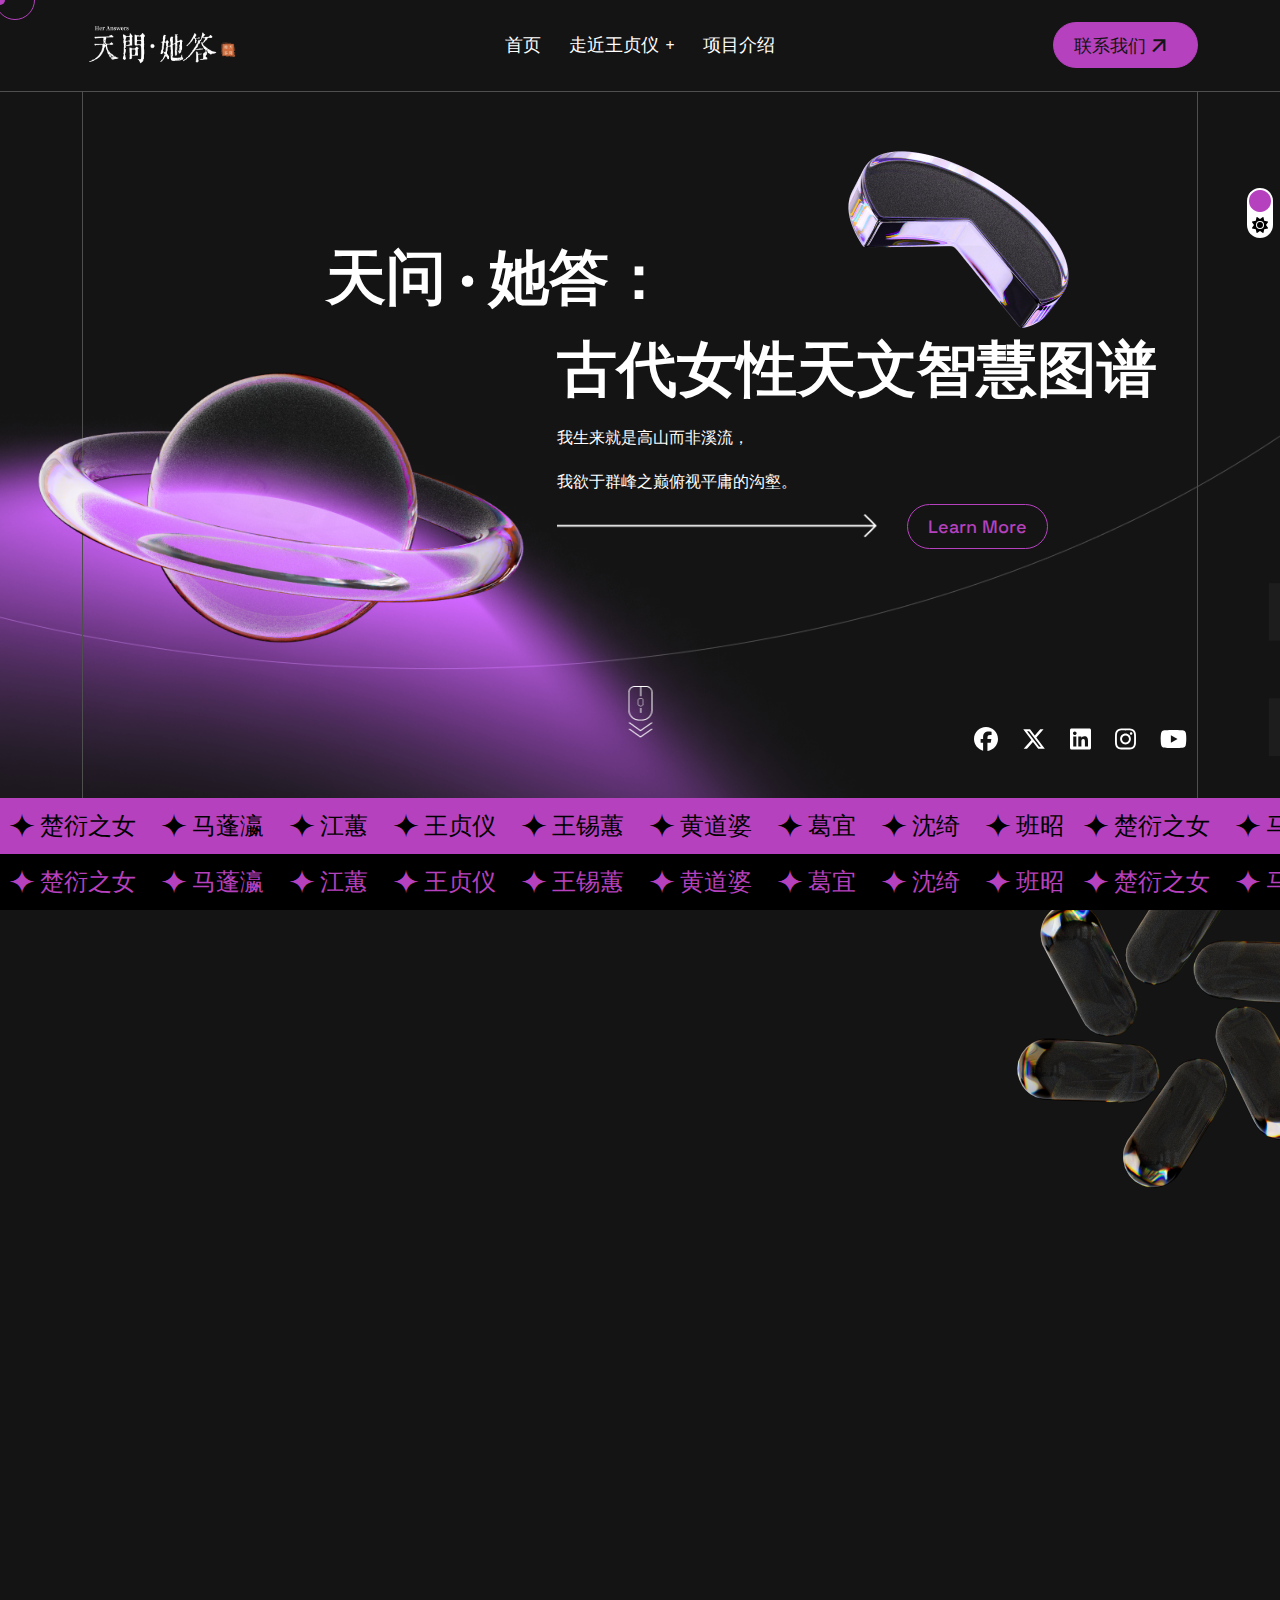
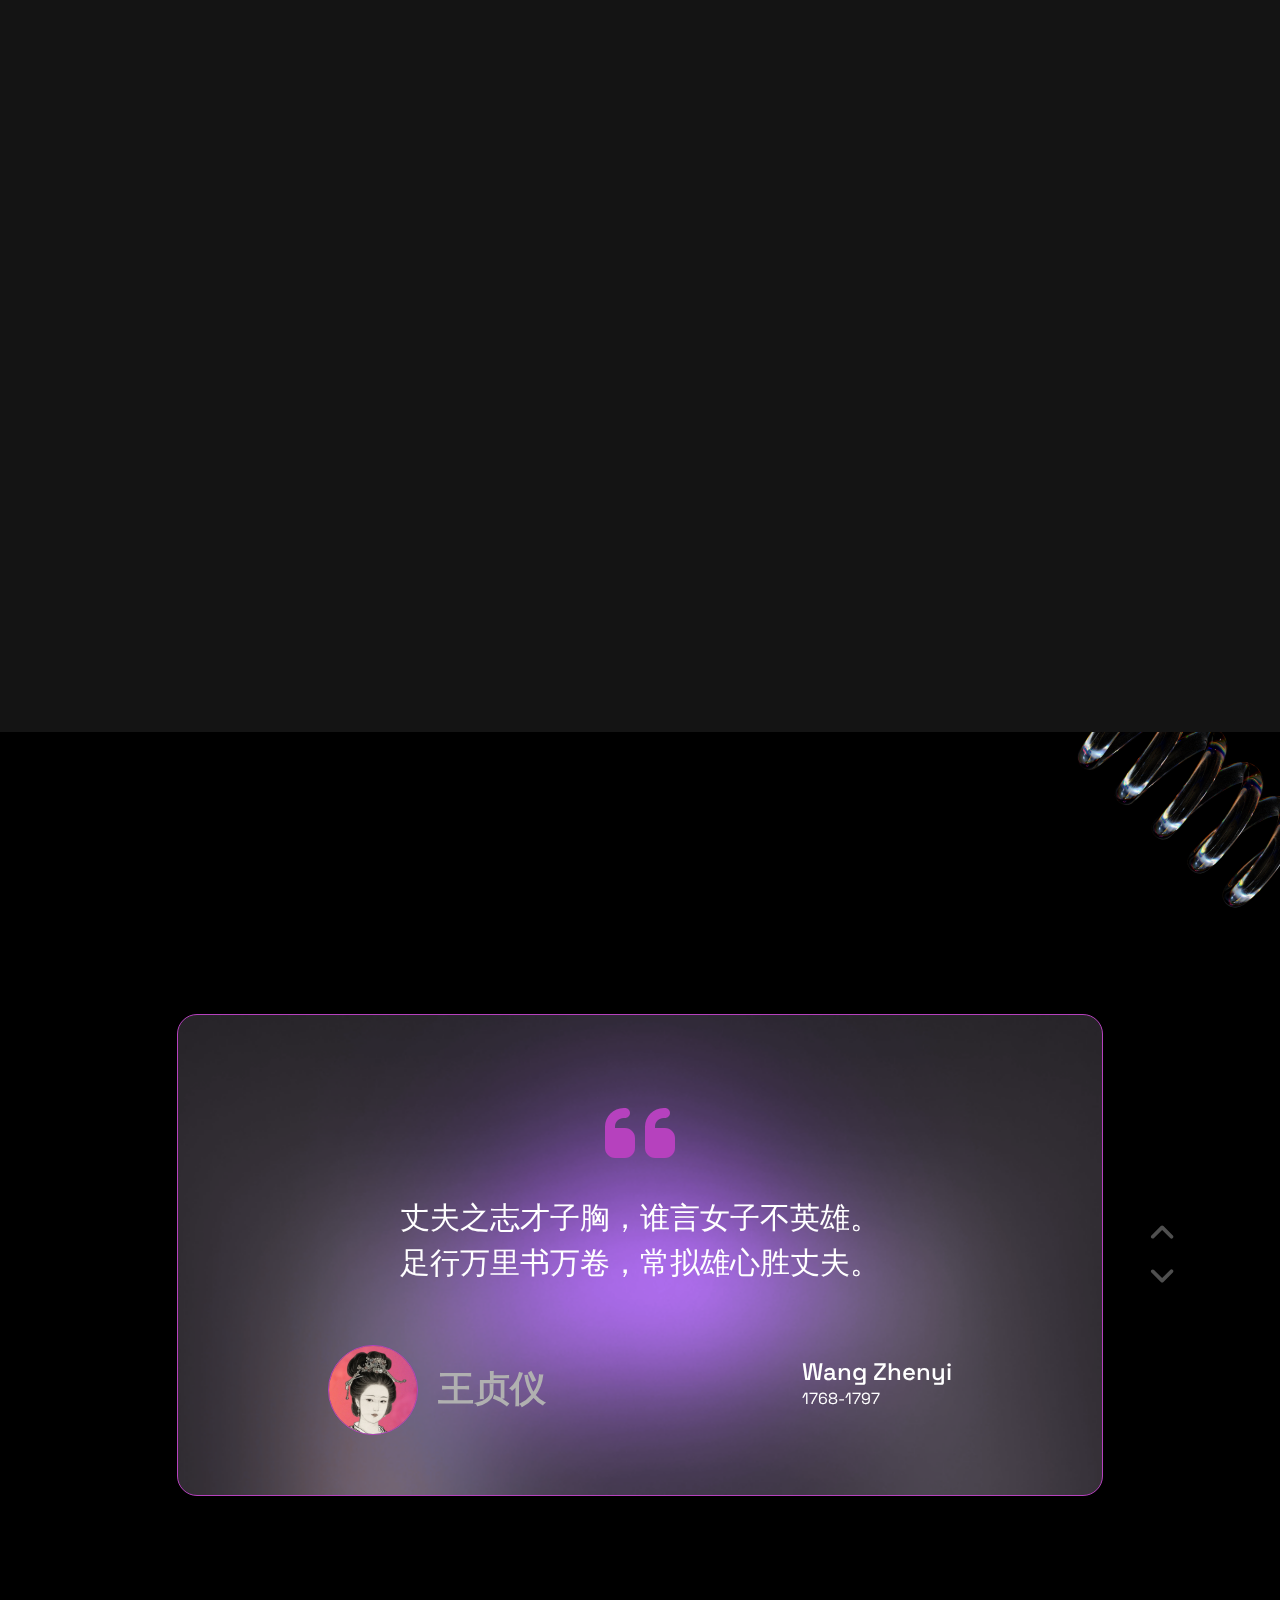
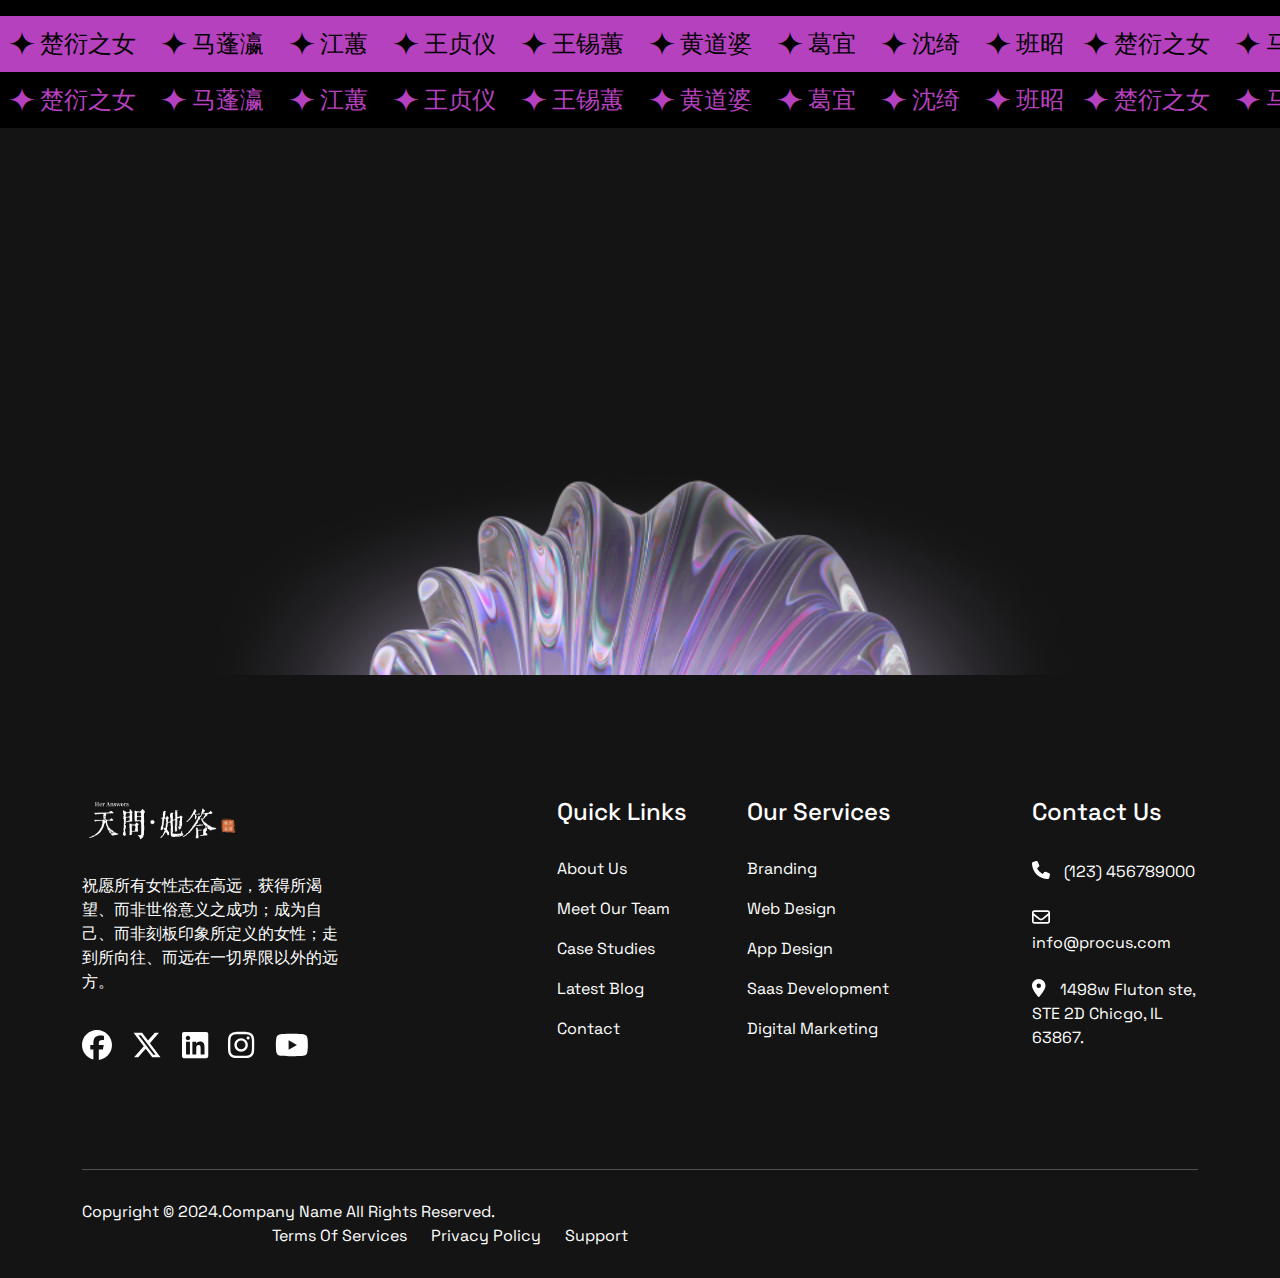
<file: index.html>
<!DOCTYPE html>
<html lang="en">

<head>
    <!-- required meta tags -->
    <meta charset="UTF-8">
    <meta name="viewport" content="width=device-width, initial-scale=1.0">
    <meta http-equiv="X-UA-Compatible" content="ie=edge">

    <!-- page title -->
    <title>天问·她答：古代女性天文智慧图谱</title>

    <!-- favicon -->
    <link rel="shortcut icon" href="assets/images/favicon.png">

    <!-- css files -->
    <link rel="stylesheet" href="static/css/animate.css">
    <link rel="stylesheet" href="static/css/bootstrap.min.css">
    <link rel="stylesheet" href="static/css/font-awesome-6.5.2.css">
    <link rel="stylesheet" href="static/css/remixicon.css">
    <link rel="stylesheet" href="static/css/magnific-popup.css">
    <link rel="stylesheet" href="static/css/meanmenu.css">
    <link rel="stylesheet" href="static/css/slick.css">
    <link rel="stylesheet" href="static/css/style.css">
</head>

<body class="default">                                                                                                                                                                   
    <!-- preloader starts -->
    <div id="preloader">
        <div id="loader"></div>
    </div>

    <div class="procus-cursor"></div>
    <div class="procus-cursor2"></div>

    <div class="theme-color-switch">
        <input type="checkbox" class="checkbox" id="checkbox">
        <label for="checkbox" class="checkbox-label">
            <i class="fas fa-moon"></i>
            <i class="fas fa-sun"></i>
            <span class="ball"></span>
        </label>
    </div>

    <!-- header area starts -->
    <header class="header-area">
        <!-- menu area -->
        <div class="menu-area">
            <div class="container">
                <div class="row align-items-center">
                    <div class="col-lg-2">
                        <div class="logo-area">
                            <a class="dark-version" href=""> <img src="static/picture/logo1.png" alt="logo"></a>
                            <a class="light-version" href=""> <img src="static/picture/logo2.png" alt="logo"></a>
                        </div>
                    </div>
                    <div class="col-lg-8 d-none d-lg-block">
                        <nav id="mobile-menu">
                            <ul class="main-menu">
                                <li><a href="">首页</a></li>
                                <li class="has-submenu"><a href="services.html">走近王贞仪</a>
                                    <ul class="submenu">
                                        <li><a href="services.html#biography">人物生平</a></li>
                                        <li><a href="services.html#achievements">科学成就</a></li>
                                        <li><a href="services.html#relationships">人物关系</a></li>
                                        <li><a href="services.html#historical-evaluation">历史评价</a></li>
                                        <li><a href="services.html#era-characteristics">时代特征</a></li>
                                    </ul>
                                </li>
                                <li><a href="team-single.html">项目介绍</a></li>
                            </ul>
                        </nav>
                    </div>
                    <div class="col-lg-2">
                        <div class="nav-right-content">
                            <a href="team-single.html" class="primary-btn">联系我们&nbsp;<span><i class="ri-arrow-right-up-line"></i></span></a>
                        </div>
                    </div>
                </div>
            </div>

            <div class="mobile-menu"></div>
        </div>
    </header>

    <!-- hero area starts -->
    <section class="hero-area">
        <div class="container">
            <div class="hero-content-box">
                <div class="row hero-top-content">
                    <div class="col-lg-7 offset-lg-1 wow fadeInDown" data-wow-delay=".2s">
                        <h1 align="center" class="mb-20">天问&nbsp;·&nbsp;<span class="gradient-bg">她答</span>：</h1>
                    </div>
                    <div class="col-lg-4">
                        <img src="static/picture/hero-3d-02-2.png" class="vector-shape vector-anim-1 item-moveOne" alt="3d-image">
                    </div>
                </div>
                <div class="row hero-bottom-content">
                    <div class="col-lg-5">
                        <img src="static/picture/hero-3d-01-2.png" class="vector-shape vector-anim-2 item-moveTwo" alt="3d-image">
                    </div>
                    <div class="col-lg-7 wow fadeInUp" data-wow-delay=".2s">
                        <h1 align="left">古代女性天文智慧图谱</h1>
                        <p class="mt-20">我生来就是高山而非溪流，</p>
                        <p class="mt-20">我欲于群峰之巅俯视平庸的沟壑。</p>                        
                        <div class="btn-group">
                            <img class="dark-version" src="static/picture/vector-arrow.png" alt="vector-arrow">
                            <img class="light-version" src="static/picture/vector-dark-arrow.png" alt="vector-arrow">
                            <a href="" class="secondary-btn">Learn More</a>
                        </div>
                    </div>
                </div>
                <ul class="hero-social wow fadeIn" data-wow-delay=".9s">
                    <li><a href="#"><i class="fa-brands fa-facebook"></i></a></li>
                    <li><a href="#"><i class="fa-brands fa-x-twitter"></i></a></li>
                    <li><a href="#"><i class="fa-brands fa-linkedin"></i></a></li>
                    <li><a href="#"><i class="fa-brands fa-instagram"></i></a></li>
                    <li><a href="#"><i class="fa-brands fa-youtube"></i></a></li>
                </ul>
                <a href="#counter-area"><img src="static/picture/vector-scroll-down.png" alt="vector-scroll-down" class="vector-scroll-down scroll-down"></a>
            </div>
        </div>
    </section>
    
    <!-- marquee area starts -->
    <div class="custom-marquee">
        <div class="marquee-container">
            <div class="marquee">
                <div class="primary-bg">
                    <div class="marquee-content marquee-row-1">
                        <span><i class="ri-gemini-fill"></i> 楚衍之女 <span></span><i class="ri-gemini-fill"></i> 马蓬瀛 <span></span><i class="ri-gemini-fill"></i> 江蕙 <span></span><i class="ri-gemini-fill"></i> 王贞仪 <span></span><i class="ri-gemini-fill"></i> 王锡蕙 <span></span><i class="ri-gemini-fill"></i> 黄道婆 <span></span><i class="ri-gemini-fill"></i> 葛宜 <span></span><i class="ri-gemini-fill"></i> 沈绮 <span></span><i class="ri-gemini-fill"></i> 班昭</span>
                        <span><i class="ri-gemini-fill"></i> 楚衍之女 <span></span><i class="ri-gemini-fill"></i> 马蓬瀛 <span></span><i class="ri-gemini-fill"></i> 江蕙 <span></span><i class="ri-gemini-fill"></i> 王贞仪 <span></span><i class="ri-gemini-fill"></i> 王锡蕙 <span></span><i class="ri-gemini-fill"></i> 黄道婆 <span></span><i class="ri-gemini-fill"></i> 葛宜 <span></span><i class="ri-gemini-fill"></i> 沈绮 <span></span><i class="ri-gemini-fill"></i> 班昭</span>
                        <span><i class="ri-gemini-fill"></i> 楚衍之女 <span></span><i class="ri-gemini-fill"></i> 马蓬瀛 <span></span><i class="ri-gemini-fill"></i> 江蕙 <span></span><i class="ri-gemini-fill"></i> 王贞仪 <span></span><i class="ri-gemini-fill"></i> 王锡蕙 <span></span><i class="ri-gemini-fill"></i> 黄道婆 <span></span><i class="ri-gemini-fill"></i> 葛宜 <span></span><i class="ri-gemini-fill"></i> 沈绮 <span></span><i class="ri-gemini-fill"></i> 班昭</span>
                    </div>
                </div>
                <div class="black-bg">
                    <div class="marquee-content marquee-row-2">
                        <span><i class="ri-gemini-fill"></i> 楚衍之女 <span></span><i class="ri-gemini-fill"></i> 马蓬瀛 <span></span><i class="ri-gemini-fill"></i> 江蕙 <span></span><i class="ri-gemini-fill"></i> 王贞仪 <span></span><i class="ri-gemini-fill"></i> 王锡蕙 <span></span><i class="ri-gemini-fill"></i> 黄道婆 <span></span><i class="ri-gemini-fill"></i> 葛宜 <span></span><i class="ri-gemini-fill"></i> 沈绮 <span></span><i class="ri-gemini-fill"></i> 班昭</span>
                        <span><i class="ri-gemini-fill"></i> 楚衍之女 <span></span><i class="ri-gemini-fill"></i> 马蓬瀛 <span></span><i class="ri-gemini-fill"></i> 江蕙 <span></span><i class="ri-gemini-fill"></i> 王贞仪 <span></span><i class="ri-gemini-fill"></i> 王锡蕙 <span></span><i class="ri-gemini-fill"></i> 黄道婆 <span></span><i class="ri-gemini-fill"></i> 葛宜 <span></span><i class="ri-gemini-fill"></i> 沈绮 <span></span><i class="ri-gemini-fill"></i> 班昭</span>
                        <span><i class="ri-gemini-fill"></i> 楚衍之女 <span></span><i class="ri-gemini-fill"></i> 马蓬瀛 <span></span><i class="ri-gemini-fill"></i> 江蕙 <span></span><i class="ri-gemini-fill"></i> 王贞仪 <span></span><i class="ri-gemini-fill"></i> 王锡蕙 <span></span><i class="ri-gemini-fill"></i> 黄道婆 <span></span><i class="ri-gemini-fill"></i> 葛宜 <span></span><i class="ri-gemini-fill"></i> 沈绮 <span></span><i class="ri-gemini-fill"></i> 班昭</span>
                    </div>
                </div>
            </div>
        </div>
    </div>

    <!-- counter area starts
    <section class="counter-area pt-110 pb-90" id="counter-area">
        <img src="static/picture/counter-3d.png" alt="counter-3d" class="counter-3d">
        <div class="container">
            <div class="row">
                <div class="col-lg-6 offset-lg-3 wow fadeInUp" data-wow-delay=".2s">
                    <div class="section-top text-center">
                        <h2>Experiences Fueled by <span>Passion</span> and <span>Expertise</span></h2>
                        <p class="mt-20">“我生来就是高山而非溪流，我欲于群峰之巅俯视平庸的沟壑。”</p>
                        <p class="mt-20">“我生来就是人杰而非草芥，我站在伟人之肩藐视卑微的懦夫。”</p>
                    </div>
                </div>
            </div>
            <div class="row mt-60">
                <div class="col-lg-3 col-6">
                    <div class="counter-single">
                        <div class="counter-number">
                            <span class="counter">25</span>
                        </div>
                        <h6 class="counter-text">Years of Experience</h6>
                    </div>
                </div>
                <div class="col-lg-3 col-6">
                    <div class="counter-single">
                        <div class="counter-number">
                            <span class="counter">250</span>
                            <span class="plus-sign">+</span>
                        </div>
                        <h6 class="counter-text">project complete</h6>
                    </div>
                </div>
                <div class="col-lg-3 col-6">
                    <div class="counter-single">
                        <div class="counter-number">
                            <span class="counter">100</span>
                        </div>
                        <h6 class="counter-text">happy client</h6>
                    </div>
                </div>
                <div class="col-lg-3 col-6">
                    <div class="counter-single">
                        <div class="counter-number">
                            <span class="counter">35</span>
                        </div>
                        <h6 class="counter-text">Wining Awards</h6>
                    </div>
                </div>
            </div>
        </div>
    </section> -->

    <!-- service area starts -->
    <section class="service-area pt-110 pb-90">
        <img src="static/picture/service-3d.png" alt="service-3d" class="service-3d">
        <div class="container">
            <div class="row">
                <div class="col-lg-6 offset-lg-3 wow fadeInUp" data-wow-delay=".2s">
                    <div class="section-top text-center">
                        <h2>走近历史上<span>“她们"</span>的故事</h2>
                        <p class="mt-20">在人类文明的星河中，女性的光芒始终熠熠生辉。她们以智慧为笔，坚韧为墨，在科学的疆域中书写传奇，在时代的浪潮中重塑定义。</p>
                    </div>
                </div>
            </div>
            <div class="row mt-60">
                <div class="col-lg-12">
                    <ul class="accordion-list">
                        <li class="wow fadeInUp" data-wow-delay=".2s">
                            <h3><span class="space-right">01</span>班昭</h3>
                            <div class="answer">
                                <div class="row align-items-center">
                                    <div class="col-lg-6">
                                        <p>班昭（约49年一120年），一名姬，字惠班，史称“班大家”、“曹大家”扶风安陵（今陕西咸阳东北）人，东汉才女。中国第一位修撰正史的女史学家，世界最早的女性教育家、数学家、天文学家,在中国古代被誉为“天下第一才女”</p>
                                        <p>被后人赞为“班大家”、“天下第一才女”</p>
                                        <a href="https://baike.baidu.com/item/%E7%8F%AD%E6%98%AD/28914" class="primary-btn mt-20">Learn More <span><i class="ri-arrow-right-up-line"></i></span></a>
                                    </div>
                                    <div class="col-lg-6">
                                        <img src="static/picture/微信图片_20250416024529.png" alt="service-image" class="service-image">
                                    </div>
                                </div>                            
                            </div>
                        </li>

                        <li class="wow fadeInUp" data-wow-delay=".3s">
                            <h3><span class="space-right">02</span>楚衍之女</h3>
                            <div class="answer">
                                <div class="row align-items-center">
                                    <div class="col-lg-6">
                                        <p>楚衍之女（1010年--1080年），虽无研究和著作流传于后世，但学术地位仍得到后世认可，被收入清末黄钟骏编《畴人传四编》称“楚女，楚衍之女也，传父业，善算术”</p>
                                        <a href="" class="primary-btn mt-20">Learn More <span><i class="ri-arrow-right-up-line"></i></span></a>
                                    </div>
                                    <div class="col-lg-6">
                                        <img src="static/picture/微信图片_20250416024537.png" alt="service-image" class="service-image">
                                    </div>
                                </div>                            
                            </div>
                        </li>

                        <li class="wow fadeInUp" data-wow-delay=".4s">
                            <h3><span class="space-right">03</span>马蓬瀛</h3>
                            <div class="answer">
                                <div class="row align-items-center">
                                    <div class="col-lg-6">
                                        <p>元末明初人。精通天文历法，擅长天文观测，能预测日月食和星象变化。曾受明太祖朱元璋召见，参与修订明代历法。</p>
                                        <p>是明代第一位获得品级俸禄的女官，据传曾在建文帝朱允炆的老师。明成祖朱棣曾两次召她入宫，多次赐予宝物。</p>
                                        <a href="https://baike.baidu.com/item/%E9%A9%AC%E8%93%AC%E7%80%9B/20150346" class="primary-btn mt-20">Learn More <span><i class="ri-arrow-right-up-line"></i></span></a>
                                    </div>
                                    <div class="col-lg-6">
                                        <img src="static/picture/微信图片_20250416024540.png" alt="service-image" class="service-image">
                                    </div>
                                </div>                            
                            </div>
                        </li>

                        <li class="wow fadeInUp" data-wow-delay=".5s">
                            <h3><span class="space-right">04</span>江蕙</h3>
                            <div class="answer">
                                <div class="row align-items-center">
                                    <div class="col-lg-6">
                                        <p>江蕙（1849年--1912年），著有《心香阁考定二十四气中星图》是一部关于二十四节气和星象的著作，记录有每个节气的中星位置，并绘制了星图。
                                        <p>她精通星象观测对二十四节气与星象关系的深入研究。为中国传统历法的完善提供了科学依据。</p>
                                        <p>“我欲传畴人，与今增列女”</p>
                                        <a href="https://mp.weixin.qq.com/s/SQB5p1yZxTW8h34wizAxuA" class="primary-btn mt-20">Learn More <span><i class="ri-arrow-right-up-line"></i></span></a>
                                    </div>
                                    <div class="col-lg-6">
                                        <img src="static/picture/微信图片_20250416024544.png" alt="service-image" class="service-image">
                                    </div>
                                </div>                            
                            </div>
                        </li>

                        <li class="wow fadeInUp" data-wow-delay=".2s">
                            <h3><span class="space-right">05</span>王贞仪</h3>
                            <div class="answer">
                                <div class="row align-items-center">
                                    <div class="col-lg-6">
                                        <p>“班昭之后，一人而已”</p>
                                        <p>王贞仪（1768年--1797年）。清代著名女天文学家、数学家、诗人。著有《西洋筹算增删》《重订策算证讹》《象数窥余》《筹算简存》《筹算易知》等对天文、数学等领域有深入研究和独到见解,对月食等天文现象进行了科学解释。</p>
                                        <a href="services.html" class="primary-btn mt-20">Learn More <span><i class="ri-arrow-right-up-line"></i></span></a>
                                    </div>
                                    <div class="col-lg-6">
                                        <img src="static/picture/微信图片_20250416024547.png" alt="service-image" class="service-image">
                                    </div>
                                </div>                            
                            </div>
                        </li>

                        <li class="wow fadeInUp" data-wow-delay=".2s">
                            <h3><span class="space-right">06</span>王锡蕙</h3>
                            <div class="answer">
                                <div class="row align-items-center">
                                    <div class="col-lg-6">
                                        <p>清代人。在天文观测方面有一定造诣，可能参与了当时的天文测量及星象研究工作。可能参与了历法的修订或研究，尤其是节气计算和天文历法结合方面。</p>
                                        <p>著有《树百算法》和《随唱集》。</p>
                                        <a href="https://baike.baidu.com/item/%E7%8E%8B%E9%94%A1%E8%95%99?fromModule=lemma_search-box" class="primary-btn mt-20">Learn More <span><i class="ri-arrow-right-up-line"></i></span></a>
                                    </div>
                                    <div class="col-lg-6">
                                        <img src="static/picture/微信图片_20250416024550.png" alt="service-image" class="service-image">
                                    </div>
                                </div>                            
                            </div>
                        </li>                        

                    </ul>
                </div>
            </div>
        </div>
    </section>
    
    <!-- portfolio area starts -->
    <!-- <section class="portfolio-area py-110">
        <div class="container">
            <div class="row align-items-center">
                <div class="col-xl-5 col-lg-6 wow fadeInLeft" data-wow-delay=".2s">
                    <div class="section-top">
                        <h2>Let’s Dive into Our <span>Creative</span> Showcase</h2>
                        <p class="mt-20">A showcase of our most inspiring projects. Each one is a journey of innovation, passion, and bold creativity.</p>
                    </div>
                </div>
                <div class="col-xl-7 col-lg-6 wow fadeInRight" data-wow-delay=".2s">
                    <div class="section-top-btn">
                        <a href="case.html" class="secondary-btn">See More</a>
                    </div>
                </div>
            </div>
        </div>
        <div class="container">
            <div class="row mt-60">
                <div class="col-12">
                    <div class="portfolio-slider">
                        <div class="portfolio-single">
                            <div class="portfolio-image">
                                <a href="case.html"><img src="static/picture/portfolio-01.png" alt="portfolio-image"></a>
                                <a href="case-single.html" class="portfolio-btn">view details <span><i class="fas fa-arrow-right"></i></span></a>
                            </div>
                            <div class="portfolio-content mt-20">
                                <h3><a href="case.html">Shopify Responsive 马蓬瀛</a></h3>
                                <p class="mt-10">Unveil a world of creativity, strategy, and technology as we offer a spectrum of services tailored to elevate your brand's presence.</p>
                            </div>
                        </div>
                        <div class="portfolio-single">
                            <div class="portfolio-image">
                                <a href="case.html"><img src="static/picture/portfolio-02.png" alt="portfolio-image"></a>
                                <a href="case-single.html" class="portfolio-btn">view details <span><i class="fas fa-arrow-right"></i></span></a>
                            </div>
                            <div class="portfolio-content mt-20">
                                <h3><a href="case.html">Digital Agency 马蓬瀛</a></h3>
                                <p class="mt-10">Unveil a world of creativity, strategy, and technology as we offer a spectrum of services tailored to elevate your brand's presence.</p>
                            </div>
                        </div>
                        <div class="portfolio-single">
                            <div class="portfolio-image">
                                <a href="case.html"><img src="static/picture/portfolio-03.png" alt="portfolio-image"></a>
                                <a href="case-single.html" class="portfolio-btn">view details <span><i class="fas fa-arrow-right"></i></span></a>
                            </div>
                            <div class="portfolio-content mt-20">
                                <h3><a href="case.html">web design for your business</a></h3>
                                <p class="mt-10">Unveil a world of creativity, strategy, and technology as we offer a spectrum of services tailored to elevate your brand's presence.</p>
                            </div>
                        </div>
                        <div class="portfolio-single">
                            <div class="portfolio-image">
                                <a href="case.html"><img src="static/picture/portfolio-04.png" alt="portfolio-image"></a>
                                <a href="case-single.html" class="portfolio-btn">view details <span><i class="fas fa-arrow-right"></i></span></a>
                            </div>
                            <div class="portfolio-content mt-20">
                                <h3><a href="case.html">build your product with laravel</a></h3>
                                <p class="mt-10">Unveil a world of creativity, strategy, and technology as we offer a spectrum of services tailored to elevate your brand's presence.</p>
                            </div>
                        </div>
                        <div class="portfolio-single">
                            <div class="portfolio-image">
                                <a href="case.html"><img src="static/picture/portfolio-02.png" alt="portfolio-image"></a>
                                <a href="case-single.html" class="portfolio-btn">view details <span><i class="fas fa-arrow-right"></i></span></a>
                            </div>
                            <div class="portfolio-content mt-20">
                                <h3><a href="case.html">Shopify Responsive 马蓬瀛</a></h3>
                                <p class="mt-10">Unveil a world of creativity, strategy, and technology as we offer a spectrum of services tailored to elevate your brand's presence.</p>
                            </div>
                        </div>
                    </div>
                </div>
            </div>
        </div>
    </section> -->

    <!-- brand area starts -->
    <!-- <section class="brand-area pt-110 pb-120">
        <img src="static/picture/brand-3d.png" alt="brand-3d" class="brand-3d">
        <div class="container">
            <div class="row">
                <div class="col-lg-6 offset-lg-3 wow fadeInUp" data-wow-delay=".2s">
                    <div class="section-top text-center">
                        <h2>Collaborations with <span>Leading Brands</span></h2>
                        <p class="mt-20">Get to know the talented individuals who make our company thrive. Our diverse team brings together a wealth of expertise.</p>
                    </div>
                </div>
            </div>
        </div>
        <div class="container-fluid">
            <div class="row mt-60">
                <div class="col-lg-12">
                    <div class="brand-slider">
                        <div class="brand-single">
                            <div class="brand-logo">
                                <img class="dark-version" src="static/picture/slack-logo.png" alt="brand-logo">
                                <img class="light-version" src="static/picture/tinder-dark.png" alt="brand-logo">
                            </div>
                        </div>
                        <div class="brand-single">
                            <div class="brand-logo">
                                <img class="dark-version" src="static/picture/zoom-logo.png" alt="brand-logo">
                                <img class="light-version" src="static/picture/zoom-dark.png" alt="brand-logo">
                            </div>
                        </div>
                        <div class="brand-single">
                            <div class="brand-logo">
                                <img class="dark-version" src="static/picture/spotify-logo.png" alt="brand-logo">
                                <img class="light-version" src="static/picture/spotify-dark.png" alt="brand-logo">
                            </div>
                        </div>
                        <div class="brand-single">
                            <div class="brand-logo">
                                <img class="dark-version" src="static/picture/square-logo.png" alt="brand-logo">
                                <img class="light-version" src="static/picture/square-dark.png" alt="brand-logo">
                            </div>
                        </div>
                        <div class="brand-single">
                            <div class="brand-logo">
                                <img class="dark-version" src="static/picture/upwork-logo.png" alt="brand-logo">
                                <img class="light-version" src="static/picture/upwork-dark.png" alt="brand-logo">
                            </div>
                        </div>
                        <div class="brand-single">
                            <div class="brand-logo">
                                <img class="dark-version" src="static/picture/loom-logo.png" alt="brand-logo">
                                <img class="light-version" src="static/picture/loom-dark.png" alt="brand-logo">
                            </div>
                        </div>
                        <div class="brand-single">
                            <div class="brand-logo">
                                <img class="dark-version" src="static/picture/trello-logo.png" alt="brand-logo">
                                <img class="light-version" src="static/picture/tinder-dark.png" alt="brand-logo">
                            </div>
                        </div>
                        <div class="brand-single">
                            <div class="brand-logo">
                                <img class="dark-version" src="static/picture/docusign-logo.png" alt="brand-logo">
                                <img class="light-version" src="static/picture/zoom-dark.png" alt="brand-logo">
                            </div>
                        </div>
                        <div class="brand-single">
                            <div class="brand-logo">
                                <img class="dark-version" src="static/picture/stripe-logo.png" alt="brand-logo">
                                <img class="light-version" src="static/picture/loom-dark.png" alt="brand-logo">
                            </div>
                        </div>
                    </div>
                </div>
            </div>
        </div>
    </section> -->

    <!-- testimonial area starts -->
    <section class="testimonial-area pt-110 pb-120">
        <img src="static/picture/testimonial-3d.png" alt="testimonial-3d" class="testimonial-3d">
        <div class="container">
            <div class="row">
                <div class="col-lg-6 offset-lg-3 wow fadeInUp" data-wow-delay=".2s">
                    <div class="section-top text-center">
                        <h2><span>“她们”&nbsp&nbsp</span>有话说</h2>
                        <p class="mt-20">蛾眉敢问星辰事，彤管能书宇宙观</p>
                    </div>
                </div>
            </div>
            <div class="row mt-60">
                <div class="col-lg-10 offset-lg-1">
                    <div class="testimonial-slider">
                        <div class="testimonial-slide">
                            <div class="testimonial-quote text-center">
                                <span class="testimonial-quote-icon"><i class="fa-solid fa-quote-left"></i></span>
                                <span class="quote-text">丈夫之志才子胸，谁言女子不英雄。</span><br>
                                <span class="quote-text">足行万里书万卷，常拟雄心胜丈夫。</span>
                            </div>
                            <div class="testimonial-content">
                                <div class="content-left">
                                    <div class="author-img">
                                        <img src="static/picture/微信图片_20250418063634.jpg" alt="author-image">
                                    </div>
                                    <div class="author-text">
                                        <h3>王贞仪</h3>
                                    </div>
                                </div>
                                <div class="content-right">
                                    <div class="author-text">
                                        <h4>Wang Zhenyi</h4>
                                        <p>1768-1797</p>
                                    </div>
                                </div>
                            </div>
                        </div>
                        <div class="testimonial-slide">
                            <div class="testimonial-quote text-center">
                                <span class="testimonial-quote-icon"><i class="fa-solid fa-quote-left"></i></span>
                                <span class="quote-text">见诸星如见故友，画诸星也画寸心。</span><br>
                                <span class="quote-text">前生家住银河岸，记得诸天有旧邻。</span>
                            </div>
                            <div class="testimonial-content">
                                <div class="content-left">
                                    <div class="author-img">
                                        <img src="static/picture/微信图片_20250418063134.png" alt="author-image">
                                    </div>
                                    <div class="author-text">
                                        <h3>江蕙</h3>
                                    </div>
                                </div>
                                <div class="content-right">
                                    <div class="author-text">
                                        <h4>Jiang Hui</h4>
                                        <p>1849-1912</p>
                                    </div>
                                </div>
                            </div>
                        </div>
                        <div class="testimonial-slide">
                            <div class="testimonial-quote text-center">
                                <span class="testimonial-quote-icon"><i class="fa-solid fa-quote-left"></i></span>
                                <span class="quote-text">惟经典之所美兮，贵道德与仁贤</span>
                            </div>
                            <div class="testimonial-content">
                                <div class="content-left">
                                    <div class="author-img">
                                        <img src="static/picture/微信图片_20250418064058.jpg" alt="author-image">
                                    </div>
                                    <div class="author-text">
                                        <h3>班昭</h3>
                                    </div>
                                </div>
                                <div class="content-right">
                                    <div class="author-text">
                                        <h4>Ban Zhao</h4>
                                        <p>49-120</p>
                                    </div>
                                </div>
                            </div>
                        </div>
                    </div>
                </div>
            </div>
        </div>
    </section>

    <!-- marquee area starts -->
    <div class="custom-marquee">
        <div class="marquee-container">
            <div class="marquee">
                <div class="primary-bg">
                    <div class="marquee-content marquee-row-1">
                        <span><i class="ri-gemini-fill"></i> 楚衍之女 <span></span><i class="ri-gemini-fill"></i> 马蓬瀛 <span></span><i class="ri-gemini-fill"></i> 江蕙 <span></span><i class="ri-gemini-fill"></i> 王贞仪 <span></span><i class="ri-gemini-fill"></i> 王锡蕙 <span></span><i class="ri-gemini-fill"></i> 黄道婆 <span></span><i class="ri-gemini-fill"></i> 葛宜 <span></span><i class="ri-gemini-fill"></i> 沈绮 <span></span><i class="ri-gemini-fill"></i> 班昭</span>
                        <span><i class="ri-gemini-fill"></i> 楚衍之女 <span></span><i class="ri-gemini-fill"></i> 马蓬瀛 <span></span><i class="ri-gemini-fill"></i> 江蕙 <span></span><i class="ri-gemini-fill"></i> 王贞仪 <span></span><i class="ri-gemini-fill"></i> 王锡蕙 <span></span><i class="ri-gemini-fill"></i> 黄道婆 <span></span><i class="ri-gemini-fill"></i> 葛宜 <span></span><i class="ri-gemini-fill"></i> 沈绮 <span></span><i class="ri-gemini-fill"></i> 班昭</span>
                        <span><i class="ri-gemini-fill"></i> 楚衍之女 <span></span><i class="ri-gemini-fill"></i> 马蓬瀛 <span></span><i class="ri-gemini-fill"></i> 江蕙 <span></span><i class="ri-gemini-fill"></i> 王贞仪 <span></span><i class="ri-gemini-fill"></i> 王锡蕙 <span></span><i class="ri-gemini-fill"></i> 黄道婆 <span></span><i class="ri-gemini-fill"></i> 葛宜 <span></span><i class="ri-gemini-fill"></i> 沈绮 <span></span><i class="ri-gemini-fill"></i> 班昭</span>
                    </div>
                </div>
                <div class="black-bg">
                    <div class="marquee-content marquee-row-2">
                        <span><i class="ri-gemini-fill"></i> 楚衍之女 <span></span><i class="ri-gemini-fill"></i> 马蓬瀛 <span></span><i class="ri-gemini-fill"></i> 江蕙 <span></span><i class="ri-gemini-fill"></i> 王贞仪 <span></span><i class="ri-gemini-fill"></i> 王锡蕙 <span></span><i class="ri-gemini-fill"></i> 黄道婆 <span></span><i class="ri-gemini-fill"></i> 葛宜 <span></span><i class="ri-gemini-fill"></i> 沈绮 <span></span><i class="ri-gemini-fill"></i> 班昭</span>
                        <span><i class="ri-gemini-fill"></i> 楚衍之女 <span></span><i class="ri-gemini-fill"></i> 马蓬瀛 <span></span><i class="ri-gemini-fill"></i> 江蕙 <span></span><i class="ri-gemini-fill"></i> 王贞仪 <span></span><i class="ri-gemini-fill"></i> 王锡蕙 <span></span><i class="ri-gemini-fill"></i> 黄道婆 <span></span><i class="ri-gemini-fill"></i> 葛宜 <span></span><i class="ri-gemini-fill"></i> 沈绮 <span></span><i class="ri-gemini-fill"></i> 班昭</span>
                        <span><i class="ri-gemini-fill"></i> 楚衍之女 <span></span><i class="ri-gemini-fill"></i> 马蓬瀛 <span></span><i class="ri-gemini-fill"></i> 江蕙 <span></span><i class="ri-gemini-fill"></i> 王贞仪 <span></span><i class="ri-gemini-fill"></i> 王锡蕙 <span></span><i class="ri-gemini-fill"></i> 黄道婆 <span></span><i class="ri-gemini-fill"></i> 葛宜 <span></span><i class="ri-gemini-fill"></i> 沈绮 <span></span><i class="ri-gemini-fill"></i> 班昭</span>
                    </div>
                </div>
            </div>
        </div>
    </div>

    <!-- get in touch area starts -->
    <div class="get-in-touch-area">
        <div class="container">
            <div class="row">
                <div class="col-lg-12 wow fadeIn" data-wow-delay=".2s">
                    <a href="team-single.html" class="big-title"><span>Get in touch</span><span class="icon"><i class="ri-arrow-right-up-line"></i></span></a>
                </div>
            </div>
        </div>
    </div>

    <!-- footer area starts -->
    <footer class="footer-area">
        <!-- footer widget -->
        <div class="footer-widget">
            <div class="container">
                <div class="row footer-widget-wrapper pt-100 pb-70">
                    <div class="col-md-6 col-lg-3">
                        <div class="footer-widget-box about-us">
                            <a href="index.html" class="footer-logo">
                                <img src="static/picture/logo1.png" alt="logo">
                            </a>
                            <a href="index.html" class="footer-logo logo-black">
                                <img src="static/picture/logo2.png" alt="logo">
                            </a>
                            <p>祝愿所有女性志在高远，获得所渴望、而非世俗意义之成功；成为自己、而非刻板印象所定义的女性；走到所向往、而远在一切界限以外的远方。</p>
                            <ul class="footer-social">
                                <li><a href="#"><i class="fa-brands fa-facebook"></i></a></li>
                                <li><a href="#"><i class="fa-brands fa-x-twitter"></i></a></li>
                                <li><a href="#"><i class="fa-brands fa-linkedin"></i></a></li>
                                <li><a href="#"><i class="fa-brands fa-instagram"></i></a></li>
                                <li><a href="#"><i class="fa-brands fa-youtube"></i></a></li>
                            </ul>
                        </div>
                    </div>
                    <div class="col-md-6 col-lg-2 offset-lg-1 offset-xl-2">
                        <div class="footer-widget-box list">
                            <h4 class="footer-widget-title">Quick Links</h4>
                            <ul class="footer-list">
                                <li><a href="about.html">About us</a></li>
                                <li><a href="team.html">meet our team</a></li>
                                <li><a href="case.html">case studies</a></li>
                                <li><a href="blog.html">latest blog</a></li>
                                <li><a href="contact.html">contact</a></li>
                            </ul>
                        </div>
                    </div>
                    <div class="col-md-6 col-lg-3 col-xl-2">
                        <div class="footer-widget-box list">
                            <h4 class="footer-widget-title">our services</h4>
                            <ul class="footer-list">
                                <li><a href="service-single.html">branding</a></li>
                                <li><a href="service-single.html">web design</a></li>
                                <li><a href="service-single.html">app design</a></li>
                                <li><a href="service-single.html">saas development</a></li>
                                <li><a href="service-single.html">digital marketing</a></li>
                            </ul>
                        </div>
                    </div>
                    <div class="col-md-6 col-lg-3 col-xl-2 offset-xl-1">
                        <div class="footer-widget-box">
                            <h4 class="footer-widget-title">Contact Us</h4>
                            <ul class="footer-contact">
                                <li><a href="#"><span class="contact-icon"><i class="fa-solid fa-phone"></i></span> (123) 456789000</a></li>
                                <li><a href="#"><span class="contact-icon"><i class="fa-regular fa-envelope"></i></span><span> info@procus.com</span></a></li>
                                <li><a href="#"><span class="contact-icon"><i class="fa-solid fa-location-dot"></i></span> 1498w Fluton ste, STE 2D Chicgo, IL 63867.</a></li>
                            </ul>
                        </div>
                    </div>
                </div>
            </div>
        </div>

        <!-- copyright -->
        <div class="copyright">
            <div class="container">
                <div class="copyright-content">
                    <div class="row">
                        <div class="col-lg-6 align-self-center">
                            <p class="copyright-text">
                                Copyright &copy; 2024.Company name All rights reserved.<a target="_blank" href="https://www.genban.org/">
                            </p>
                        </div>
                        <div class="col-lg-6 align-self-center">
                            <ul class="footer-menu">
                                <li><a href="terms.html">Terms Of Services</a></li>
                                <li><a href="privacy.html">Privacy Policy</a></li>
                                <li><a href="contact.html">Support</a></li>
                            </ul>
                        </div>
                    </div>
                </div>
            </div>
        </div>
    </footer>

    <!-- back to top -->
    <div class="back-to-top">
        <span><i class="fa fa-angle-up"></i></span>
    </div>

    <!-- javascript files -->
    <script src="static/js/jquery-2.2.4.min.js"></script>
    <script src="static/js/bootstrap.min.js"></script>
    <script src="static/js/font-awesome-6.5.2.js"></script>
    <script src="static/js/counterup.min.js"></script>
    <script src="static/js/magnific-popup.js"></script>
    <script src="static/js/mousemove.js"></script>
    <script src="static/js/meanmenu.min.js"></script>
    <script src="static/js/slick.min.js"></script>
    <script src="static/js/easing.min.js"></script>
    <script src="static/js/waypoints.min.js"></script>
    <script src="static/js/wow.min.js"></script>
    <script src="static/js/main.js"></script>
	
</body>

</html>
</file>
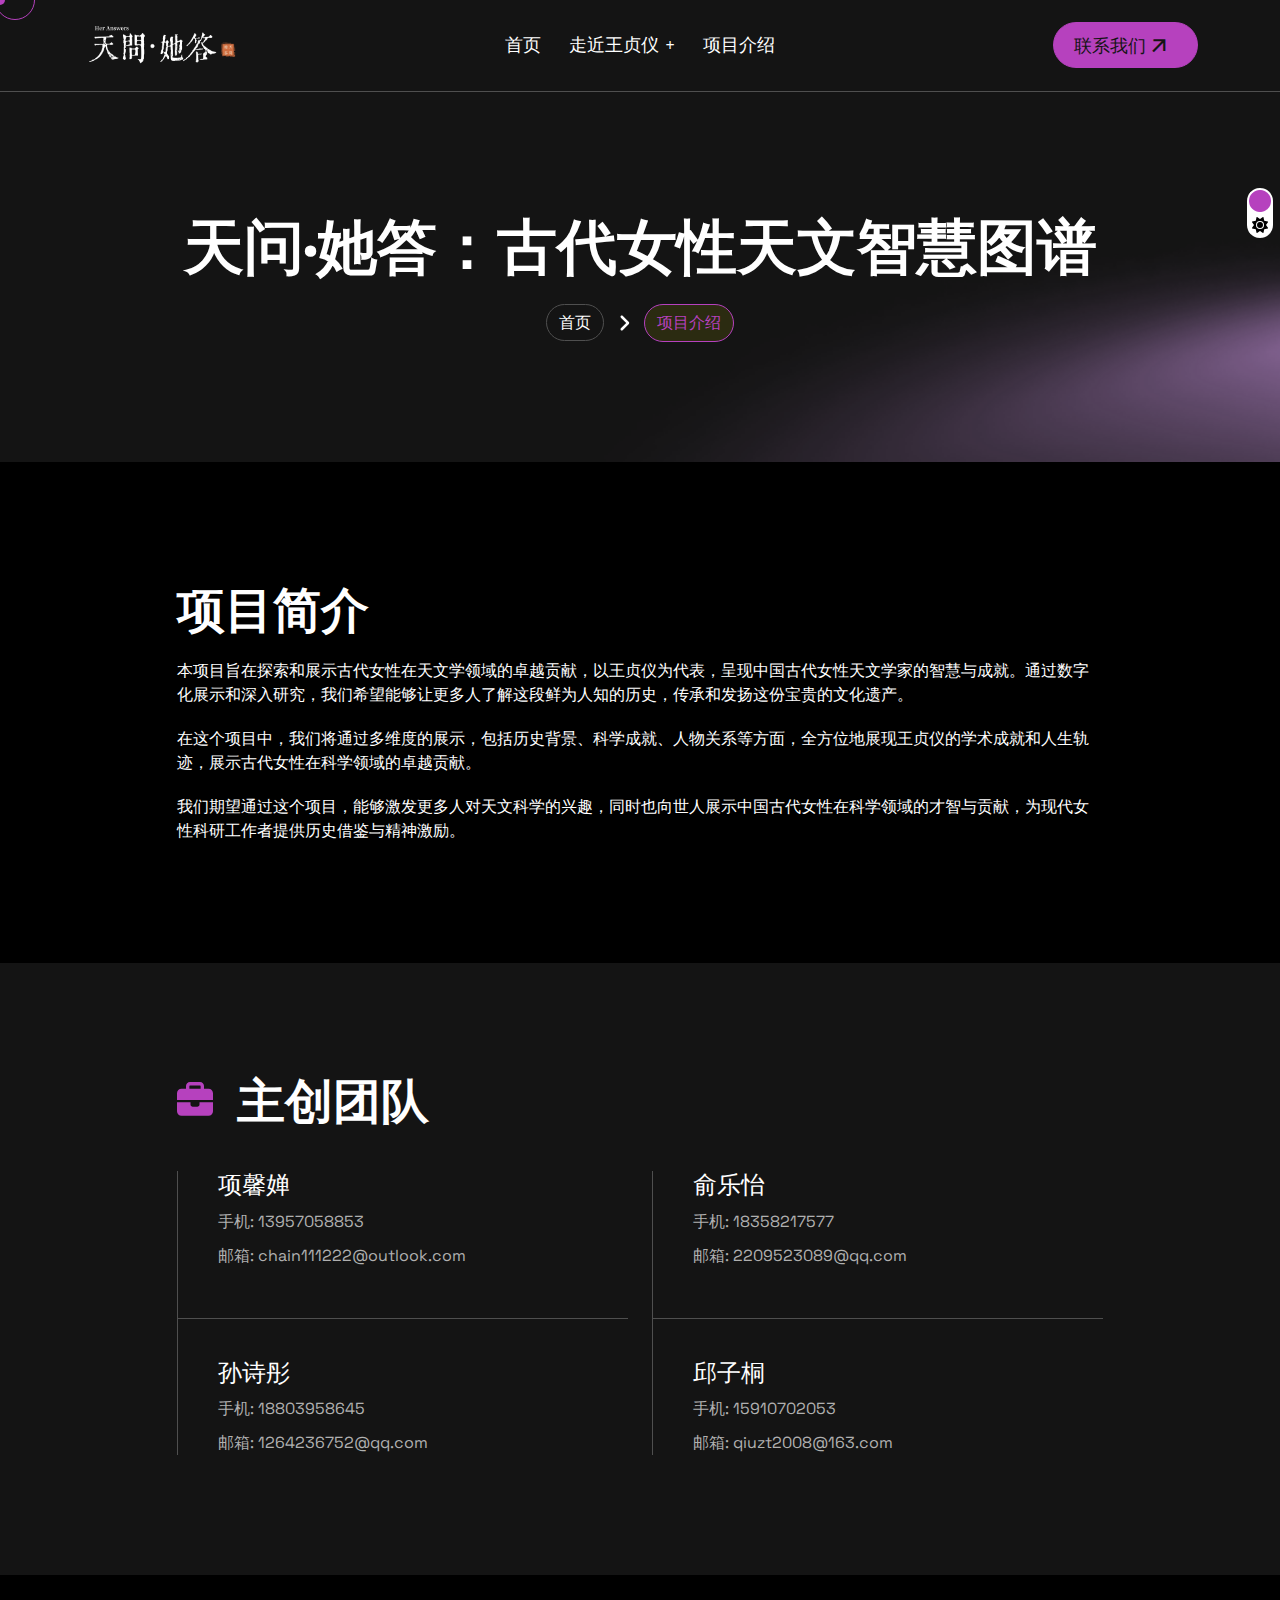
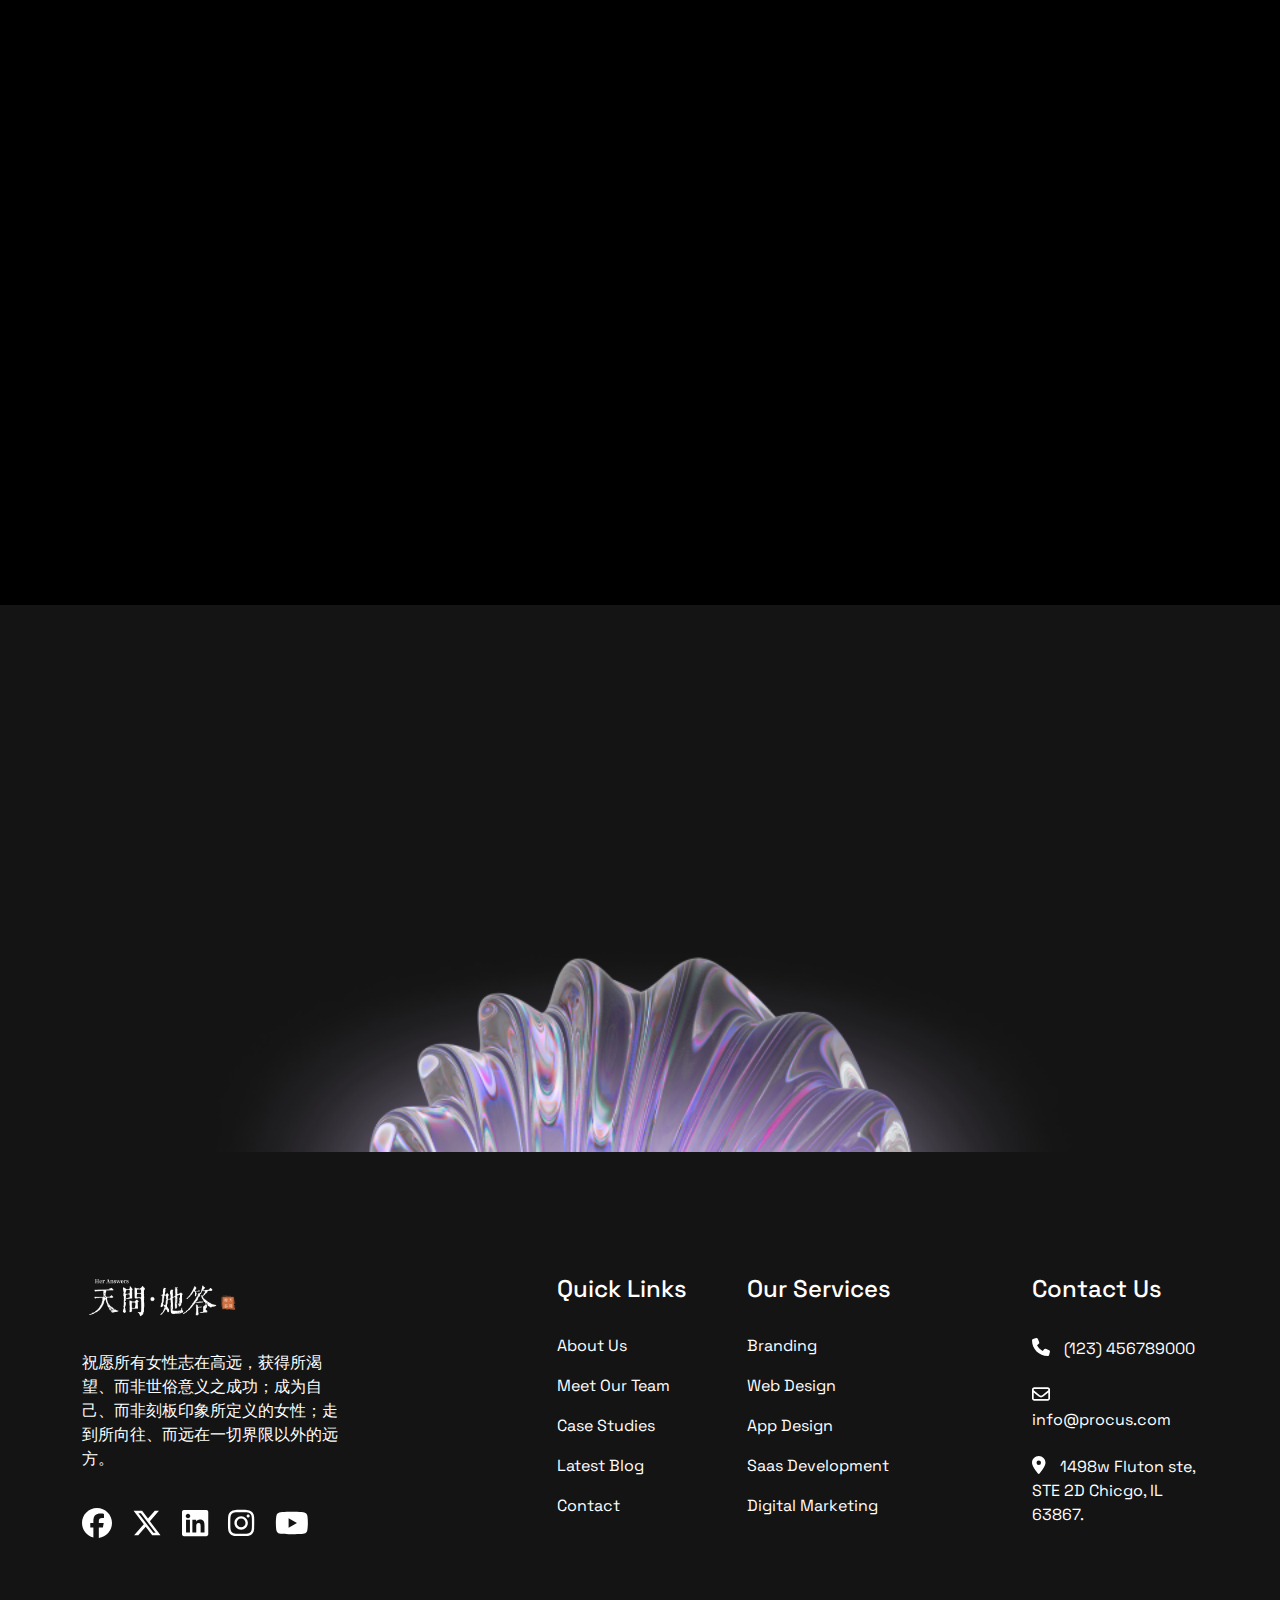
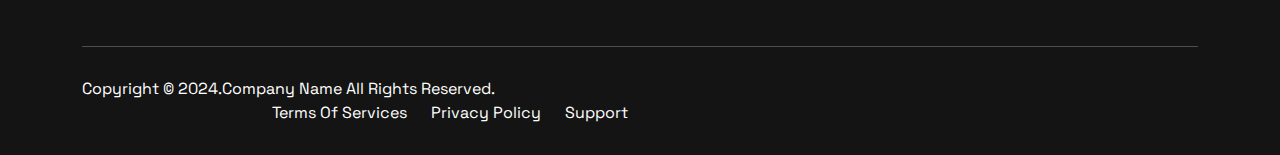
<file: team-single.html>
<!DOCTYPE html>
<html lang="en">

<head>
    <!-- required meta tags -->
    <meta charset="UTF-8">
    <meta name="viewport" content="width=device-width, initial-scale=1.0">
    <meta http-equiv="X-UA-Compatible" content="ie=edge">

    <!-- page title -->
    <title>项目介绍</title>

    <!-- favicon -->
    <link rel="shortcut icon" href="assets/images/favicon.png">

    <!-- css files -->
    <link rel="stylesheet" href="static/css/animate.css">
    <link rel="stylesheet" href="static/css/bootstrap.min.css">
    <link rel="stylesheet" href="static/css/font-awesome-6.5.2.css">
    <link rel="stylesheet" href="static/css/remixicon.css">
    <link rel="stylesheet" href="static/css/magnific-popup.css">
    <link rel="stylesheet" href="static/css/meanmenu.css">
    <link rel="stylesheet" href="static/css/slick.css">
    <link rel="stylesheet" href="static/css/style.css">
</head>

<body class="default">
    <!-- preloader starts -->
    <div id="preloader">
        <div id="loader"></div>
    </div>

    <div class="procus-cursor"></div>
    <div class="procus-cursor2"></div>

    <div class="theme-color-switch">
        <input type="checkbox" class="checkbox" id="checkbox">
        <label for="checkbox" class="checkbox-label">
            <i class="fas fa-moon"></i>
            <i class="fas fa-sun"></i>
            <span class="ball"></span>
        </label>
    </div>

    <!-- header area starts -->
    <header class="header-area">
        <!-- menu area -->
        <div class="menu-area">
            <div class="container">
                <div class="row align-items-center">
                    <div class="col-lg-2">
                        <div class="logo-area">
                            <a class="dark-version" href=""> <img src="static/picture/logo1.png" alt="logo"></a>
                            <a class="light-version" href=""> <img src="static/picture/logo2.png" alt="logo"></a>
                        </div>
                    </div>
                    <div class="col-lg-8 d-none d-lg-block">
                        <nav id="mobile-menu">
                            <ul class="main-menu">
                                <li><a href="index.html">首页</a></li>
                                <li class="has-submenu"><a href="services.html">走近王贞仪</a>
                                    <ul class="submenu">
                                        <li><a href="services.html#biography">人物生平</a></li>
                                        <li><a href="services.html#achievements">科学成就</a></li>
                                        <li><a href="services.html#relationships">人物关系</a></li>
                                        <li><a href="services.html#historical-evaluation">历史评价</a></li>
                                        <li><a href="services.html#era-characteristics">时代特征</a></li>
                                    </ul>
                                </li>
                                <li><a href="team-single.html">项目介绍</a></li>
                            </ul>
                        </nav>
                    </div>
                    <div class="col-lg-2">
                        <div class="nav-right-content">
                            <a href="team-single.html" class="primary-btn">联系我们&nbsp;<span><i class="ri-arrow-right-up-line"></i></span></a>
                        </div>
                    </div>
                </div>
            </div>

            <div class="mobile-menu"></div>
        </div>
    </header>

    <!-- breadcrumb starts -->
    <section class="breadcrumb-section">
        <div class="container">
            <div class="row">
                <div class="col-12">
                    <h1>天问·她答：古代女性天文智慧图谱</h1>
                    <ul class="breadcrumb-meta">
                        <li><a href="index.html">首页</a></li>
                        <li><span><i class="fa-solid fa-angle-right"></i></span></li>
                        <li class="active">项目介绍</li>
                    </ul>
                </div>
            </div>
        </div>
    </section>

    <!-- team member info starts --> 
    <section class="team-member-info pt-120 pb-110">
        <div class="container">
            <div class="row">
                <div class="col-lg-10 offset-lg-1 wow fadeInUp" data-wow-delay=".2s">
                    <h2>项目简介</h2>
                    <p class="mt-20">本项目旨在探索和展示古代女性在天文学领域的卓越贡献，以王贞仪为代表，呈现中国古代女性天文学家的智慧与成就。通过数字化展示和深入研究，我们希望能够让更多人了解这段鲜为人知的历史，传承和发扬这份宝贵的文化遗产。</p>
                    <p class="mt-20">在这个项目中，我们将通过多维度的展示，包括历史背景、科学成就、人物关系等方面，全方位地展现王贞仪的学术成就和人生轨迹，展示古代女性在科学领域的卓越贡献。</p>
                    <p class="mt-20">我们期望通过这个项目，能够激发更多人对天文科学的兴趣，同时也向世人展示中国古代女性在科学领域的才智与贡献，为现代女性科研工作者提供历史借鉴与精神激励。</p>
<!-- 
                    <div class="member-info-box mb-50 mt-50">
                        <div class="row">
                            <div class="col-lg-4">
                                <div class="member-image">
                                    <img src="static/picture/team-details.png" alt="member-image">
                                </div>
                            </div>
                            <div class="col-xl-7 offset-xl-1 col-lg-8">
                                <div class="member-content">
                                    <h2>项馨婵</h2>
                                    <div class="member-info mt-40">
                                        <div class="row">
                                            <div class="col-lg-6">
                                                <div class="single-info">
                                                    <div class="info-icon">
                                                        <span><i class="fa-solid fa-phone-volume"></i></span>
                                                    </div>
                                                    <div class="info-text">
                                                        <h5>phone</h5>
                                                        <span>13957058853</span>
                                                    </div>
                                                </div>
                                            </div>
                                            <div class="col-lg-6">
                                                <div class="single-info">
                                                    <div class="info-icon">
                                                        <span><i class="fa-solid fa-envelope"></i></span>
                                                    </div>
                                                    <div class="info-text">
                                                        <h5>email</h5>
                                                        <span>chain111222@outlook.com</span>
                                                    </div>
                                                </div>
                                            </div>
                                        </div>
                                    </div>
                                </div>
                            </div>
                        </div>
                    </div>

                </div>
            </div>
        </div> -->
    </section>

    <!-- 成员介绍 -->
    <section class="experience-education-area py-110">
        <div class="container">
            <div class="row">
                <div class="col-lg-10 offset-lg-1">
                    <div class="row">
                        <div class="col-lg-6">
                            <div class="experience-part">
                                <h2><span><i class="fa-solid fa-briefcase"></i></span>&nbsp;&nbsp;主创团队</h2>
                                <div class="all-items">
                                    <div class="single-item mt-40">
                                        <!-- <span class="item-date">2023 - Present</span> -->
                                        <h4>项馨婵</h4>
                                        <p>手机: 13957058853 </p>
                                        <p>邮箱: chain111222@outlook.com</p>
                                    </div>
                                    <div class="single-item">
                                        <!-- <span class="item-date">2019 - 2023</span> -->
                                        <h4>孙诗彤</h4>
                                        <p>手机: 18803958645 </p>
                                        <p>邮箱: 1264236752@qq.com</p>
                                    </div>
                                </div>
                            </div>
                        </div>
                        <div class="col-lg-6">
                            <div class="education-part">
                                <h2><span style="visibility: hidden;"><i class="fa-solid fa-graduation-cap"></i></span>&nbsp;<span style="visibility: hidden;">education</span></h2>
                                <div class="all-items mt-40">
                                    <div class="single-item">
                                        <!-- <span class="item-date">2023 - Present</span> -->
                                        <h4>俞乐怡</h4>
                                        <p>手机: 18358217577 </p>
                                        <p>邮箱: 2209523089@qq.com</p>
                                    </div>
                                    <div class="single-item">
                                        <!-- <span class="item-date">2019 - 2023</span> -->
                                        <h4>邱子桐</h4>
                                        <p>手机: 15910702053 </p>
                                        <p>邮箱: qiuzt2008@163.com</p>
                                    </div>
                                </div>
                            </div>
                        </div>
                    </div>
                </div>
            </div>
        </div>
    </section>

    <!-- skills & tools starts -->
    <section class="skills-tools-area pt-120 pb-90">
        <div class="container">
            <div class="row">
                <div class="col-lg-10 offset-lg-1">
                    <div class="row">
                        <div class="col-lg-4 wow fadeInLeft" data-wow-delay=".2s">
                            <h2>使用工具</h2>
                            <p class="mt-20">信息可视化部分：TimeJS；Flourish</p>
                            <p class="mt-20">网页设计部分：PS；SAI；即梦AI；Visual Studio Code；Trae</p>
                        </div>
                        <div class="col-xl-7 offset-xl-1 col-lg-8 wow fadeInRight" data-wow-delay=".2s">
                            <div class="all-tools">
                                <div class="row">
                                    <div class="col-md-4 col-6">
                                        <div class="single-tool">
                                            <img src="static/picture/figma-icon.png" alt="tool">
                                            <h4>figma</h4>
                                        </div>
                                    </div>
                                    <div class="col-md-4 col-6">
                                        <div class="single-tool">
                                            <img src="static/picture/photoshop-icon.png" alt="tool">
                                            <h4>photoshop</h4>
                                        </div>
                                    </div>
                                    <div class="col-md-4 col-6">
                                        <div class="single-tool">
                                            <img src="static/picture/illustrator-icon.png" alt="tool">
                                            <h4>Illustrator</h4>
                                        </div>
                                    </div>
                                    <div class="col-md-4 col-6">
                                        <div class="single-tool">
                                            <img src="static/picture/framer-icon.png" alt="tool">
                                            <h4>framer</h4>
                                        </div>
                                    </div>
                                    <div class="col-md-4 col-6">
                                        <div class="single-tool">
                                            <img src="static/picture/after-effect-icon.png" alt="tool">
                                            <h4>after effects</h4>
                                        </div>
                                    </div>
                                    <div class="col-md-4 col-6">
                                        <div class="single-tool">
                                            <img src="static/picture/wordpress-icon.png" alt="tool">
                                            <h4>wordpress</h4>
                                        </div>
                                    </div>
                                </div>
                            </div>
                        </div>
                    </div>
                </div>
            </div>
        </div>
    </section>

    <!-- get in touch area starts -->
    <div class="get-in-touch-area">
        <div class="container">
            <div class="row">
                <div class="col-lg-12 wow fadeIn" data-wow-delay=".2s">
                    <a href="team-single.html" class="big-title"><span>Get in touch</span><span class="icon"><i class="ri-arrow-right-up-line"></i></span></a>
                </div>
            </div>
        </div>
    </div>

    <!-- footer area starts -->
    <footer class="footer-area">
        <!-- footer widget -->
        <div class="footer-widget">
            <div class="container">
                <div class="row footer-widget-wrapper pt-100 pb-70">
                    <div class="col-md-6 col-lg-3">
                        <div class="footer-widget-box about-us">
                            <a href="index.html" class="footer-logo">
                                <img src="static/picture/logo1.png" alt="logo">
                            </a>
                            <a href="index.html" class="footer-logo logo-black">
                                <img src="static/picture/logo2.png" alt="logo">
                            </a>
                            <p>祝愿所有女性志在高远，获得所渴望、而非世俗意义之成功；成为自己、而非刻板印象所定义的女性；走到所向往、而远在一切界限以外的远方。</p>
                            <ul class="footer-social">
                                <li><a href="#"><i class="fa-brands fa-facebook"></i></a></li>
                                <li><a href="#"><i class="fa-brands fa-x-twitter"></i></a></li>
                                <li><a href="#"><i class="fa-brands fa-linkedin"></i></a></li>
                                <li><a href="#"><i class="fa-brands fa-instagram"></i></a></li>
                                <li><a href="#"><i class="fa-brands fa-youtube"></i></a></li>
                            </ul>
                        </div>
                    </div>
                    <div class="col-md-6 col-lg-2 offset-lg-1 offset-xl-2">
                        <div class="footer-widget-box list">
                            <h4 class="footer-widget-title">Quick Links</h4>
                            <ul class="footer-list">
                                <li><a href="about.html">About us</a></li>
                                <li><a href="team.html">meet our team</a></li>
                                <li><a href="case.html">case studies</a></li>
                                <li><a href="blog.html">latest blog</a></li>
                                <li><a href="contact.html">contact</a></li>
                            </ul>
                        </div>
                    </div>
                    <div class="col-md-6 col-lg-3 col-xl-2">
                        <div class="footer-widget-box list">
                            <h4 class="footer-widget-title">our services</h4>
                            <ul class="footer-list">
                                <li><a href="service-single.html">branding</a></li>
                                <li><a href="service-single.html">web design</a></li>
                                <li><a href="service-single.html">app design</a></li>
                                <li><a href="service-single.html">saas development</a></li>
                                <li><a href="service-single.html">digital marketing</a></li>
                            </ul>
                        </div>
                    </div>
                    <div class="col-md-6 col-lg-3 col-xl-2 offset-xl-1">
                        <div class="footer-widget-box">
                            <h4 class="footer-widget-title">Contact Us</h4>
                            <ul class="footer-contact">
                                <li><a href="#"><span class="contact-icon"><i class="fa-solid fa-phone"></i></span> (123) 456789000</a></li>
                                <li><a href="#"><span class="contact-icon"><i class="fa-regular fa-envelope"></i></span><span> info@procus.com</span></a></li>
                                <li><a href="#"><span class="contact-icon"><i class="fa-solid fa-location-dot"></i></span> 1498w Fluton ste, STE 2D Chicgo, IL 63867.</a></li>
                            </ul>
                        </div>
                    </div>
                </div>
            </div>
        </div>

        <!-- copyright -->
        <div class="copyright">
            <div class="container">
                <div class="copyright-content">
                    <div class="row">
                        <div class="col-lg-6 align-self-center">
                            <p class="copyright-text">
                                Copyright &copy; 2024.Company name All rights reserved.<a target="_blank" href="https://www.genban.org/">
                            </p>
                        </div>
                        <div class="col-lg-6 align-self-center">
                            <ul class="footer-menu">
                                <li><a href="terms.html">Terms Of Services</a></li>
                                <li><a href="privacy.html">Privacy Policy</a></li>
                                <li><a href="contact.html">Support</a></li>
                            </ul>
                        </div>
                    </div>
                </div>
            </div>
        </div>
    </footer>

    <!-- back to top -->
    <div class="back-to-top">
        <span><i class="fa fa-angle-up"></i></span>
    </div>

    <!-- javascript files -->
    <script src="static/js/jquery-2.2.4.min.js"></script>
    <script src="static/js/bootstrap.min.js"></script>
    <script src="static/js/font-awesome-6.5.2.js"></script>
    <script src="static/js/counterup.min.js"></script>
    <script src="static/js/magnific-popup.js"></script>
    <script src="static/js/mousemove.js"></script>
    <script src="static/js/meanmenu.min.js"></script>
    <script src="static/js/slick.min.js"></script>
    <script src="static/js/easing.min.js"></script>
    <script src="static/js/waypoints.min.js"></script>
    <script src="static/js/wow.min.js"></script>
    <script src="static/js/main.js"></script>
</body>

</html>
</file>
<file: static/css/style.css>
/*-------------------------------------------------------------
theme name: Procus - Creative Agency HTML Template
theme uri: https://themes.techlynstudio.com/html/procus
author: Techlyn
author uri: https://techlynstudio.com/
version: 1.0.0
text domain: procus
-------------------------------------------------------------*/
/*------------------------------------------------------------- 
TABLE OF CONTENTS: 
---------------------------------------------------------------
>> author css
>> navbar
>> header
>> footer
>> breadcrumb
>> tab & accordion
>> animation
>> back to top
>> button 
>> form
>> preloader
>> spacing
>> theme
>> home-02
>> home-03
>> light-version
--------------------------------------------------------------*/
@import url("css2.css");
/* author css */
body {
  margin: 0;
  color: #ffffff;
  font-size: 16px;
  font-family: "Space Grotesk", sans-serif;
  font-weight: 400;
  overflow-x: hidden;
}

h1 {
  color: #ffffff;
  font-size: 60px;
  font-weight: 700;
}

@media (max-width: 767.98px) {
  h1 {
    font-size: 42px;
  }
}

h2 {
  color: #B0B0B0;
  font-size: 48px;
  font-weight: 700;
}

h2 span {
  color: #B641BE;
}

@media (max-width: 767.98px) {
  h2 {
    font-size: 36px;
  }
}

h3 {
  color: #B0B0B0;
  font-size: 36px;
  font-weight: 600;
}

@media (max-width: 767.98px) {
  h3 {
    font-size: 24px;
  }
}

h4 {
  color: #ffffff;
  font-size: 24px;
  font-weight: 500;
}

@media (max-width: 767.98px) {
  h4 {
    font-size: 20px;
  }
}

h5 {
  color: #B0B0B0;
  font-size: 20px;
  font-weight: 500;
}

@media (max-width: 767.98px) {
  h5 {
    font-size: 18px;
  }
}

h6 {
  color: #B0B0B0;
  font-size: 18px;
  font-weight: 500;
}

@media (max-width: 767.98px) {
  h6 {
    font-size: 16px;
  }
}

h1,
h2,
h3,
h4,
h5,
h6 {
  font-family: "Space Grotesk", sans-serif;
  text-transform: capitalize;
  line-height: 1.2;
  margin-bottom: 0;
}

p {
  color: #ffffff;
  margin-bottom: 10px;
}

ul {
  margin: 0;
  padding: 0;
  list-style: none;
}

a,
a:hover {
  text-decoration: none;
}

a:focus,
input:focus,
textarea:focus,
select:focus,
button:focus,
.slick-slide {
  outline: none;
}

button {
  cursor: pointer;
}

img {
  width: 100%;
  height: auto;
  display: block;
}

/* navbar */
nav {
  text-align: center;
}

nav .main-menu li {
  display: inline-block;
  position: relative;
  margin-right: 0;
  margin: 0 12px;
  line-height: 1.7;
  z-index: 1;
}

@media (min-width: 768px) and (max-width: 991.98px) {
  nav .main-menu li {
    margin: 0;
  }
}

@media (max-width: 767.98px) {
  nav .main-menu li {
    margin: 0;
  }
}

nav .main-menu li.has-submenu::after {
  content: '\2b';
  font-family: 'FontAwesome';
  font-weight: 900;
  color: #ffffff;
  margin-left: 2px;
  -webkit-transition: all 0.3s ease-in;
  -o-transition: all 0.3s ease-in;
  transition: all 0.3s ease-in;
}

@media (min-width: 768px) and (max-width: 991.98px) {
  nav .main-menu li.has-submenu::after {
    display: none;
  }
}

@media (min-width: 576px) and (max-width: 767.98px) {
  nav .main-menu li.has-submenu::after {
    display: none;
  }
}

@media (max-width: 575.98px) {
  nav .main-menu li.has-submenu::after {
    display: none;
  }
}

nav .main-menu li a {
  color: #ffffff;
  padding: 20px 0;
  font-weight: 400;
  display: inline-block;
  font-size: 18px;
  text-transform: capitalize;
}

@media (min-width: 992px) {
  nav .main-menu li .submenu {
    position: absolute;
    width: 200px;
    top: 120%;
    left: 0;
    background: #141414;
    border: 1px solid #4f4f4f;
    padding: 10px;
    opacity: 0;
    visibility: hidden;
    -webkit-transition: all 0.3s ease-in;
    -o-transition: all 0.3s ease-in;
    transition: all 0.3s ease-in;
    text-align: left;
  }
  nav .main-menu li .submenu li {
    display: block;
    margin-right: initial;
  }
  nav .main-menu li .submenu li a {
    color: #ffffff;
    display: block;
    padding: 7px;
    width: 100%;
  }
  nav .main-menu li .submenu li a:hover {
    color:rgb(236, 105, 29);
  }
  nav .main-menu li:hover.has-submenu::after {
    color: rgb(236, 105, 29);
  }
  nav .main-menu li:hover a {
    color: rgb(236, 105, 29);
  }
}

@media (min-width: 992px) and (min-width: 768px) and (max-width: 991.98px) {
  nav .main-menu li:hover a {
    color: #ffffff;
  }
}

@media (min-width: 992px) {
  nav .main-menu li:hover .submenu {
    top: 115%;
    opacity: 1;
    visibility: visible;
  }
}

.mean-container .mean-nav {
  background: #141414;
}

@media (min-width: 768px) and (max-width: 991.98px) {
  .mean-container .mean-nav {
    margin-top: 80px;
  }
}

@media (max-width: 767.98px) {
  .mean-container .mean-nav {
    margin-top: 80px;
  }
}

.mean-container .mean-bar {
  z-index: 1;
}

.mean-container .mean-bar a.meanmenu-reveal {
  background: #B641BE;
  top: 8px;
  right: 20px !important;
}

@media (min-width: 768px) and (max-width: 991.98px) {
  .mean-container .mean-bar a.meanmenu-reveal {
    top: 14px;
  }
}

@media (max-width: 767.98px) {
  .mean-container .mean-bar a.meanmenu-reveal {
    top: 14px;
  }
}

/* header */
.menu-area {
  background-color: #141414;
  border-bottom: 1px solid #4f4f4f;
  padding: 10px 0;
}

.menu-area .logo-area .dark-version {
  display: block;
}

.menu-area .logo-area .light-version {
  display: none;
}

.menu-area .logo-area img {
  max-width: 160px;
}

.menu-area .nav-right-content {
  text-align: right;
}

@media (min-width: 768px) and (max-width: 991.98px) {
  .menu-area .nav-right-content {
    display: none;
  }
}

@media (max-width: 767.98px) {
  .menu-area .nav-right-content {
    display: none;
  }
}

@media (min-width: 768px) and (max-width: 991.98px) {
  .menu-area {
    padding: 30px 0;
  }
}

@media (max-width: 767.98px) {
  .menu-area {
    padding: 30px 0;
  }
}

.menu-area.fixed-top {
  position: fixed;
  top: 0;
  left: 0;
  width: 100%;
  height: auto;
  background-color: #141414;
  -webkit-animation: fixed_top .6s;
  animation: fixed_top .6s;
}

@-webkit-keyframes fixed_top {
  0% {
    top: -100%;
  }
  100% {
    top: 0;
  }
}

@keyframes fixed_top {
  0% {
    top: -100%;
  }
  100% {
    top: 0;
  }
}

.menu-area-2 {
  background-color: transparent;
  position: absolute;
  top: 0;
  left: 0;
  width: 100%;
  z-index: 999;
}

@media (min-width: 992px) {
  .menu-area-2 .nav-right-content .nav-bar.active {
    display: block;
  }
  .menu-area-2 .nav-right-content .nav-bar {
    font-size: 35px;
    cursor: pointer;
    -webkit-transition: all 0.3s ease-in;
    -o-transition: all 0.3s ease-in;
    transition: all 0.3s ease-in;
    display: none;
  }
  .menu-area-2 .nav-right-content .cross-bar {
    display: none;
  }
  .menu-area-2 .nav-right-content .cross-bar.active {
    display: block;
  }
  .menu-area-2 .main-menu {
    opacity: 0;
    visibility: hidden;
    -webkit-transition: all 0.3s ease-in;
    -o-transition: all 0.3s ease-in;
    transition: all 0.3s ease-in;
  }
  .menu-area-2 .main-menu.active {
    opacity: 1;
    visibility: visible;
  }
}

/* footer */
.footer-area {
  background: #141414;
}

.footer-area .footer-logo {
  display: block;
}

.footer-area .logo-black {
  display: none;
}

.footer-widget-box {
  margin-bottom: 30px;
}

.footer-widget {
  position: relative;
  z-index: 1;
}

.footer-logo img {
  width: 160px;
  margin-bottom: 30px;
}

@media (max-width: 575.98px) {
  .footer-logo img .footer-logo img {
    width: 180px;
  }
}

.footer-social {
  display: -webkit-box;
  display: -ms-flexbox;
  display: flex;
  gap: 20px;
  margin-top: 30px;
}

.footer-social a {
  font-size: 30px;
  color: #ffffff;
  -webkit-transition: all 0.3s ease-in;
  -o-transition: all 0.3s ease-in;
  transition: all 0.3s ease-in;
}

.footer-social a:hover {
  color: #B641BE;
}

.footer-widget-title {
  color: #ffffff;
  margin-bottom: 30px;
}

.footer-list {
  display: -webkit-box;
  display: -ms-flexbox;
  display: flex;
  -webkit-box-orient: vertical;
  -webkit-box-direction: normal;
  -ms-flex-direction: column;
  flex-direction: column;
  gap: 1rem;
}

.footer-list a {
  color: #ffffff;
  text-transform: capitalize;
  -webkit-transition: all 0.3s ease-in;
  -o-transition: all 0.3s ease-in;
  transition: all 0.3s ease-in;
}

.footer-list a:hover {
  color: #B641BE;
}

.footer-contact li {
  color: #ffffff;
  margin-bottom: 20px;
}

.footer-contact li a {
  color: #ffffff;
  -webkit-transition: all 0.3s ease-in;
  -o-transition: all 0.3s ease-in;
  transition: all 0.3s ease-in;
}

.footer-contact li a span.contact-icon {
  font-size: 18px;
  margin-right: 10px;
  -webkit-transition: all 0.3s ease-in;
  -o-transition: all 0.3s ease-in;
  transition: all 0.3s ease-in;
  color: #ffffff;
  display: inline-block;
}

.copyright {
  background: #141414;
}

.copyright .copyright-content {
  padding: 30px 0;
  border-top: 1px solid #4f4f4f;
}

.copyright .copyright-content .copyright-text {
  color: #ffffff;
  margin-bottom: 0px;
  text-transform: capitalize;
}

.copyright .copyright-content .copyright-text a {
  color: #B641BE;
}

.footer-menu {
  margin: 0;
  padding: 0;
  text-align: right;
}

@media (min-width: 768px) and (max-width: 991.98px) {
  .footer-menu {
    text-align: left;
    margin-top: 20px;
  }
}

@media (max-width: 767.98px) {
  .footer-menu {
    text-align: left;
    margin-top: 20px;
  }
}

.footer-menu li {
  display: inline-block;
  margin-left: 20px;
}

@media (min-width: 768px) and (max-width: 991.98px) {
  .footer-menu li {
    margin-left: 0;
    margin-right: 20px;
  }
}

@media (max-width: 767.98px) {
  .footer-menu li {
    margin-left: 0;
    margin-right: 20px;
  }
}

.footer-menu li a {
  color: #ffffff;
  -webkit-transition: all 0.3s ease-in;
  -o-transition: all 0.3s ease-in;
  transition: all 0.3s ease-in;
}

.footer-menu li a:hover {
  color: #B641BE;
}

.footer-home-2 {
  background: #141414;
}

.footer-home-2 h6 {
  color: #ffffff;
  margin: 30px 0 10px;
}

.footer-home-2 .hero-social-2 {
  -webkit-animation: 0s;
  animation: 0s;
}

.subscribe-form {
  margin-top: 20px;
}

.subscribe-form input {
  color: #ffffff;
  background-color: transparent;
  padding: 15px 0;
  border: transparent;
  border-bottom: 1px solid #4f4f4f;
  margin-right: 40px;
}

.subscribe-form .primary-btn {
  position: relative;
  top: 7px;
}

@media (max-width: 575.98px) {
  .subscribe-form .primary-btn {
    margin-top: 20px;
  }
}

@media (min-width: 768px) and (max-width: 991.98px) {
  .footer-widget-box-2.contact-widget {
    margin-top: 80px;
  }
}

@media (max-width: 767.98px) {
  .footer-widget-box-2.contact-widget {
    margin-top: 80px;
  }
}

.footer-widget-box-2.contact-widget h2 {
  color: #ffffff;
}

.footer-widget-box-2.contact-widget ul {
  margin-top: 30px;
}

.footer-widget-box-2.contact-widget ul li {
  border-bottom: 1px solid #4f4f4f;
  margin: 10px 0;
  padding: 10px 0;
}

.footer-widget-box-2.contact-widget ul li a {
  color: #ffffff;
  -webkit-transition: all 0.3s ease-in;
  -o-transition: all 0.3s ease-in;
  transition: all 0.3s ease-in;
  font-size: 24px;
}

.footer-widget-box-2.contact-widget ul li a:hover {
  color: #B641BE;
}

.copyright-2 {
  background: #141414;
}

.copyright-2 .copyright-content {
  padding: 30px 0 115px;
  border-top: 1px solid #4f4f4f;
}

.copyright-2 .copyright-content .copyright-text {
  color: #ffffff;
  margin-bottom: 0px;
  text-transform: capitalize;
}

.copyright-2 .copyright-content .copyright-text a {
  color: #B641BE;
}

.footer-home-3 {
  background-color: #141414;
}

@media (min-width: 768px) and (max-width: 991.98px) {
  .footer-widget-box-3.about-us {
    margin-bottom: 30px;
  }
}

@media (max-width: 767.98px) {
  .footer-widget-box-3.about-us {
    margin-bottom: 30px;
  }
}

.footer-widget-box-3.about-us h1 {
  font-weight: 500;
}

.footer-widget-box-3.about-us .footer-social-3 {
  margin-top: 40px;
}

.footer-widget-box-3.about-us .footer-social-3 li {
  display: inline-block;
  margin: 0 5px 15px 0;
}

.footer-widget-box-3.about-us .footer-social-3 li a {
  color: #ffffff;
  font-size: 20px;
  text-transform: capitalize;
  display: inline-block;
  padding: 8px 16px;
  border: 1px solid #ffffff;
  border-radius: 30px;
  -webkit-transition: all 0.3s ease-in;
  -o-transition: all 0.3s ease-in;
  transition: all 0.3s ease-in;
}

.footer-widget-box-3.about-us .footer-social-3 li a:hover {
  color: #B641BE;
  border: 1px solid #B641BE;
}

.footer-info-area .info-content {
  padding: 20px 40px;
  border: 1px solid #4f4f4f;
  border-radius: 20px;
}

.footer-info-area .info-content img {
  width: auto;
}

.footer-info-area .info-content a.phone-number,
.footer-info-area .info-content a.email-address,
.footer-info-area .info-content a.location {
  color: #ffffff;
  display: inline-block;
  font-size: 24px;
  font-weight: 500;
  -webkit-transition: all 0.3s ease-in;
  -o-transition: all 0.3s ease-in;
  transition: all 0.3s ease-in;
}

.footer-info-area .info-content a.phone-number:hover,
.footer-info-area .info-content a.email-address:hover,
.footer-info-area .info-content a.location:hover {
  color: #B641BE;
}

@media (min-width: 992px) and (max-width: 1199.98px) {
  .footer-info-area .info-content a.phone-number,
  .footer-info-area .info-content a.email-address,
  .footer-info-area .info-content a.location {
    margin-top: 20px;
  }
}

@media (min-width: 768px) and (max-width: 991.98px) {
  .footer-info-area .info-content a.phone-number,
  .footer-info-area .info-content a.email-address,
  .footer-info-area .info-content a.location {
    margin-top: 20px;
  }
}

@media (max-width: 767.98px) {
  .footer-info-area .info-content a.phone-number,
  .footer-info-area .info-content a.email-address,
  .footer-info-area .info-content a.location {
    margin-top: 20px;
  }
}

.footer-info-area .dark-version {
  display: block;
}

.footer-info-area .light-version {
  display: none;
}

.copyright-3 .copyright-content {
  padding: 80px 0 115px;
  border-top: 1px solid transparent;
}

/* breadcrumb */
.breadcrumb-section {
  background-color: #141414;
  background-image: url("../image/breadcrumb-bg2.png");
  background-repeat: no-repeat;
  background-position: center;
  background-size: cover;
  padding: 120px 0;
  text-align: center;
}

@media (min-width: 768px) and (max-width: 991.98px) {
  .breadcrumb-section {
    padding: 100px 0;
  }
}

@media (max-width: 767.98px) {
  .breadcrumb-section {
    padding: 80px 0;
  }
}

.breadcrumb-section ul {
  margin-top: 20px;
}

.breadcrumb-section ul li {
  display: inline-block;
  margin: 0 5px;
  text-transform: capitalize;
}

@media (min-width: 768px) and (max-width: 991.98px) {
  .breadcrumb-section ul li {
    margin: 0 3px;
  }
}

@media (max-width: 767.98px) {
  .breadcrumb-section ul li {
    margin: 0 3px;
  }
}

.breadcrumb-section ul li a {
  color: #ffffff;
  padding: 7px 12px;
  border: 1px solid #4f4f4f;
  border-radius: 30px;
  -webkit-transition: all 0.3s ease-in;
  -o-transition: all 0.3s ease-in;
  transition: all 0.3s ease-in;
}

.breadcrumb-section ul li a:hover {
  color: #141414;
  background-color: #B641BE;
  border: 1px solid transparent;
}

.breadcrumb-section ul li span {
  font-size: 20px;
  position: relative;
  top: 3px;
}

.breadcrumb-section ul li.active {
  color: #B641BE;
  background-color: rgba(255, 255, 0, 0.1);
  padding: 6px 12px;
  border: 1px solid #B641BE;
  border-radius: 30px;
}

/* tab & accordion */
.service-area .accordion-list li {
  background-color: transparent;
  border: 1px solid #4f4f4f;
  border-radius: 15px;
  margin-bottom: 30px;
}

.service-area .accordion-list li.active {
  border: 1px solid #B641BE;
}

.service-area .accordion-list li.active h3 {
  color: #B641BE;
  padding-top: 50px;
  padding-bottom: 30px;
  margin-bottom: -100px;
}

@media (min-width: 992px) and (max-width: 1199.98px) {
  .service-area .accordion-list li.active h3 {
    padding-bottom: 50px;
  }
}

@media (min-width: 768px) and (max-width: 991.98px) {
  .service-area .accordion-list li.active h3 {
    margin-bottom: 0;
    padding-top: 20px;
    padding-bottom: 0;
  }
}

@media (max-width: 767.98px) {
  .service-area .accordion-list li.active h3 {
    margin-bottom: 0;
    padding-top: 20px;
    padding-bottom: 0;
  }
}

.service-area .accordion-list li h3 {
  cursor: pointer;
  padding: 20px 20px 20px 100px;
  text-transform: capitalize;
  -webkit-transition: all 0.3s ease-in;
  -o-transition: all 0.3s ease-in;
  transition: all 0.3s ease-in;
}

.service-area .accordion-list li h3 span.space-right {
  margin-right: 20px;
}

@media (min-width: 768px) and (max-width: 991.98px) {
  .service-area .accordion-list li h3 {
    padding: 20px;
  }
}

@media (max-width: 767.98px) {
  .service-area .accordion-list li h3 {
    padding: 20px;
  }
}

.service-area .accordion-list li {
  background-color: transparent;
  border: 1px solid #4f4f4f;
  border-radius: 25px;
  margin-bottom: 30px;
  max-width: 1400px;
  margin-left: auto;
  margin-right: auto;
}

.service-area .accordion-list li {
  background-color: transparent;
  border: 1px solid #4f4f4f;
  border-radius: 25px;
  margin-bottom: 30px;
  max-width: 1600px;  /* 增加最大宽度以适应大图 */
  margin-left: auto;
  margin-right: auto;
}

.service-area .accordion-list li {
  background-color: transparent;
  border: 1px solid #4f4f4f;
  border-radius: 25px;
  margin-bottom: 30px;
  max-width: 1600px;  /* 增加最大宽度以适应大图 */
  margin-left: auto;
  margin-right: auto;
}

.service-area .accordion-list li {
  background-color: transparent;
  border: 1px solid #4f4f4f;
  border-radius: 25px;
  margin-bottom: 30px;
  max-width: 1600px;  /* 增加最大宽度以适应大图 */
  margin-left: auto;
  margin-right: auto;
}

.service-area .accordion-list li .answer {
  padding: 0 40px 30px 60px;
  position: relative;
  display: flex;
  align-items: flex-start;  /* 改为顶部对齐 */
  gap: 30px;
}

.service-area .accordion-list li .answer .row {
  width: 100%;
  display: flex;
  align-items: flex-start;
  gap: 40px;
}

.service-area .accordion-list li .answer .col-lg-6:first-child {
  flex: 0 0 auto;  /* 让文字内容自适应 */
  width: 35%;  /* 文字区域占35% */
  margin-top: 80px; /* 上间距 */
}

.service-area .accordion-list li .answer .col-lg-6:last-child {
  flex: 0 0 auto;
  width: 60%;  /* 图片区域占60% */
}

.service-area .accordion-list li .answer img.service-image {
  border-radius: 20px;
  width: 100%;
  height: auto;  /* 高度自适应 */
  object-fit: contain;
  max-height: 800px;  /* 限制最大高度 */
  margin: 0;
}

@media (max-width: 991.98px) {
  .service-area .accordion-list li .answer {
      padding: 20px;
      flex-direction: column;
  }
  
  .service-area .accordion-list li .answer .row {
      flex-direction: column;
  }
  
  .service-area .accordion-list li .answer .col-lg-6:first-child,
  .service-area .accordion-list li .answer .col-lg-6:last-child {
      width: 100%;
  }
}

.faq-area .tab-menu {
  margin-bottom: 30px;
  border: 1px solid #4f4f4f;
  border-radius: 5px;
  padding: 10px 0 0;
  width: -webkit-fit-content;
  width: -moz-fit-content;
  width: fit-content;
}

.faq-area .tab-menu .tab-menu-item {
  cursor: pointer;
  -webkit-transition: all 0.3s ease-in;
  -o-transition: all 0.3s ease-in;
  transition: all 0.3s ease-in;
  border: 1px solid #4f4f4f;
  border-radius: 5px;
  margin: 0 9px;
  padding: 7px 10px;
  display: inline-block;
  margin-bottom: 10px;
}

.faq-area .tab-menu .tab-menu-item.active, .faq-area .tab-menu .tab-menu-item:hover {
  background-color: #B641BE;
  color: #000000;
}

.faq-area .tab-content {
  width: 100%;
}

.faq-area .tab-content .tab-content-item {
  display: none;
}

.faq-area .tab-content .tab-content-item.active {
  display: block;
}

.faq-area .accordion .accordion-item {
  background-color: #141414;
  margin-bottom: 20px;
  border-radius: 10px;
  overflow: hidden;
}

.faq-area .accordion .accordion-item .accordion-header {
  padding: 15px 30px;
  cursor: pointer;
  background-color: #141414;
  position: relative;
  font-size: 24px;
  font-weight: 700;
  color: #B0B0B0;
}

@media (max-width: 575.98px) {
  .faq-area .accordion .accordion-item .accordion-header {
    font-size: 18px;
  }
}

.faq-area .accordion .accordion-item .accordion-header:after {
  content: '+';
  position: absolute;
  right: 20px;
  top: 50%;
  -webkit-transform: translateY(-50%);
  -ms-transform: translateY(-50%);
  transform: translateY(-50%);
  font-size: 30px;
  color: #B0B0B0;
}

.faq-area .accordion .accordion-item .accordion-header.active:after {
  content: '×';
  color: #B641BE;
}

.faq-area .accordion .accordion-item .accordion-header.active {
  color: #B641BE;
}

.faq-area .accordion .accordion-item .accordion-content {
  display: none;
  padding: 0 30px 15px;
  background-color: #141414;
  color: #B0B0B0;
}

.faq-area .accordion .accordion-item .accordion-content.active {
  display: block;
}

/* animation */
.item-rotate {
  -webkit-animation: rotate 9s normal linear infinite;
  animation: rotate 9s normal linear infinite;
}

@-webkit-keyframes rotate {
  0% {
    -webkit-transform: rotate3d(0, 0, 1, 0deg);
    transform: rotate3d(0, 0, 1, 0deg);
  }
  50% {
    -webkit-transform: rotate3d(0, 0, 1, 180deg);
    transform: rotate3d(0, 0, 1, 180deg);
  }
  100% {
    -webkit-transform: rotate3d(0, 0, 1, 360deg);
    transform: rotate3d(0, 0, 1, 360deg);
  }
}

@keyframes rotate {
  0% {
    -webkit-transform: rotate3d(0, 0, 1, 0deg);
    transform: rotate3d(0, 0, 1, 0deg);
  }
  50% {
    -webkit-transform: rotate3d(0, 0, 1, 180deg);
    transform: rotate3d(0, 0, 1, 180deg);
  }
  100% {
    -webkit-transform: rotate3d(0, 0, 1, 360deg);
    transform: rotate3d(0, 0, 1, 360deg);
  }
}

.item-bounce {
  -webkit-animation: bounce 3s infinite ease-in-out;
  animation: bounce 3s infinite ease-in-out;
}

@-webkit-keyframes bounce {
  0% {
    -webkit-transform: translateY(-5px);
    transform: translateY(-5px);
  }
  50% {
    -webkit-transform: translateY(10px);
    transform: translateY(10px);
  }
  100% {
    -webkit-transform: translateY(-5px);
    transform: translateY(-5px);
  }
}

@keyframes bounce {
  0% {
    -webkit-transform: translateY(-5px);
    transform: translateY(-5px);
  }
  50% {
    -webkit-transform: translateY(10px);
    transform: translateY(10px);
  }
  100% {
    -webkit-transform: translateY(-5px);
    transform: translateY(-5px);
  }
}

.item-zooming {
  -webkit-animation: zooming 3s infinite ease-in-out;
  animation: zooming 3s infinite ease-in-out;
}

@-webkit-keyframes zooming {
  0% {
    -webkit-transform: scale(1);
    transform: scale(1);
  }
  50% {
    -webkit-transform: scale(1.2);
    transform: scale(1.2);
  }
  100% {
    -webkit-transform: scale(1);
    transform: scale(1);
  }
}

@keyframes zooming {
  0% {
    -webkit-transform: scale(1);
    transform: scale(1);
  }
  50% {
    -webkit-transform: scale(1.2);
    transform: scale(1.2);
  }
  100% {
    -webkit-transform: scale(1);
    transform: scale(1);
  }
}

.item-ripple {
  -webkit-animation: ripple 3s infinite ease-in-out;
  animation: ripple 3s infinite ease-in-out;
}

@-webkit-keyframes ripple {
  0% {
    -webkit-box-shadow: 0 0 0 0 rgba(244, 111, 5, 0.2), 0 0 0 20px rgba(244, 111, 5, 0.2), 0 0 0 40px rgba(244, 111, 5, 0.2);
    box-shadow: 0 0 0 0 rgba(244, 111, 5, 0.2), 0 0 0 20px rgba(244, 111, 5, 0.2), 0 0 0 40px rgba(244, 111, 5, 0.2);
  }
  100% {
    -webkit-box-shadow: 0 0 0 20px rgba(244, 111, 5, 0.2), 0 0 0 40px rgba(244, 111, 5, 0.1), 0 0 0 60px rgba(244, 111, 5, 0);
    box-shadow: 0 0 0 20px rgba(244, 111, 5, 0.2), 0 0 0 40px rgba(244, 111, 5, 0.1), 0 0 0 60px rgba(244, 111, 5, 0);
  }
}

@keyframes ripple {
  0% {
    -webkit-box-shadow: 0 0 0 0 rgba(244, 111, 5, 0.2), 0 0 0 20px rgba(244, 111, 5, 0.2), 0 0 0 40px rgba(244, 111, 5, 0.2);
    box-shadow: 0 0 0 0 rgba(244, 111, 5, 0.2), 0 0 0 20px rgba(244, 111, 5, 0.2), 0 0 0 40px rgba(244, 111, 5, 0.2);
  }
  100% {
    -webkit-box-shadow: 0 0 0 20px rgba(244, 111, 5, 0.2), 0 0 0 40px rgba(244, 111, 5, 0.1), 0 0 0 60px rgba(244, 111, 5, 0);
    box-shadow: 0 0 0 20px rgba(244, 111, 5, 0.2), 0 0 0 40px rgba(244, 111, 5, 0.1), 0 0 0 60px rgba(244, 111, 5, 0);
  }
}

.item-moveOne {
  -webkit-animation: moveOne 15s infinite ease-in-out;
  animation: moveOne 15s infinite ease-in-out;
}

@-webkit-keyframes moveOne {
  0% {
    -webkit-transform: translateX(0);
    transform: translateX(0);
  }
  50% {
    -webkit-transform: translateX(-100px);
    transform: translateX(-100px);
  }
  100% {
    -webkit-transform: translateX(0);
    transform: translateX(0);
  }
}

@keyframes moveOne {
  0% {
    -webkit-transform: translateX(0);
    transform: translateX(0);
  }
  50% {
    -webkit-transform: translateX(-100px);
    transform: translateX(-100px);
  }
  100% {
    -webkit-transform: translateX(0);
    transform: translateX(0);
  }
}

.item-moveTwo {
  -webkit-animation: moveTwo 15s infinite ease-in-out;
  animation: moveTwo 15s infinite ease-in-out;
}

@-webkit-keyframes moveTwo {
  0% {
    -webkit-transform: translate(0, 0);
    transform: translate(0, 0);
  }
  50% {
    -webkit-transform: translate(-50px, 50px);
    transform: translate(-50px, 50px);
  }
  100% {
    -webkit-transform: translate(0, 0);
    transform: translate(0, 0);
  }
}

@keyframes moveTwo {
  0% {
    -webkit-transform: translate(0, 0);
    transform: translate(0, 0);
  }
  50% {
    -webkit-transform: translate(-50px, 50px);
    transform: translate(-50px, 50px);
  }
  100% {
    -webkit-transform: translate(0, 0);
    transform: translate(0, 0);
  }
}

.scroll-down {
  -webkit-animation: scrollDown 1.5s infinite;
  animation: scrollDown 1.5s infinite;
}

@-webkit-keyframes scrollDown {
  0% {
    bottom: 60px;
  }
  50% {
    bottom: 70px;
  }
  100% {
    bottom: 60px;
  }
}

@keyframes scrollDown {
  0% {
    bottom: 60px;
  }
  50% {
    bottom: 70px;
  }
  100% {
    bottom: 60px;
  }
}

.item-upDown {
  -webkit-animation: upDown 12s infinite ease-in-out;
  animation: upDown 12s infinite ease-in-out;
}

@-webkit-keyframes upDown {
  0% {
    -webkit-transform: translateY(0);
    transform: translateY(0);
  }
  50% {
    -webkit-transform: translateY(-80px);
    transform: translateY(-80px);
  }
  100% {
    -webkit-transform: translateY(0);
    transform: translateY(0);
  }
}

@keyframes upDown {
  0% {
    -webkit-transform: translateY(0);
    transform: translateY(0);
  }
  50% {
    -webkit-transform: translateY(-80px);
    transform: translateY(-80px);
  }
  100% {
    -webkit-transform: translateY(0);
    transform: translateY(0);
  }
}

.item-pulse {
  -webkit-animation: pulse_shadow 2s ease-in-out infinite;
  animation: pulse_shadow 2s ease-in-out infinite;
}

@-webkit-keyframes pulse_shadow {
  0% {
    -webkit-box-shadow: 0px 0px 0px 0px rgba(255, 255, 0, 0.25);
    box-shadow: 0px 0px 0px 0px rgba(255, 255, 0, 0.25);
  }
  100% {
    -webkit-box-shadow: 0px 0px 3px 15px rgba(255, 255, 0, 0);
    box-shadow: 0px 0px 3px 15px rgba(255, 255, 0, 0);
  }
}

@keyframes pulse_shadow {
  0% {
    -webkit-box-shadow: 0px 0px 0px 0px rgba(255, 255, 0, 0.25);
    box-shadow: 0px 0px 0px 0px rgba(255, 255, 0, 0.25);
  }
  100% {
    -webkit-box-shadow: 0px 0px 3px 15px rgba(255, 255, 0, 0);
    box-shadow: 0px 0px 3px 15px rgba(255, 255, 0, 0);
  }
}

/* back to top */
.back-to-top {
  position: fixed;
  right: 50px;
  bottom: 50px;
  color: #141414;
  background-color: #B641BE;
  font-size: 24px;
  font-weight: 700;
  width: 50px;
  height: 50px;
  line-height: 50px;
  border-radius: 50%;
  border: 1px solid transparent;
  text-align: center;
  cursor: pointer;
  -webkit-transition: all 0.3s ease-in;
  -o-transition: all 0.3s ease-in;
  transition: all 0.3s ease-in;
  z-index: 9998;
  display: none;
}

@media (min-width: 768px) and (max-width: 991.98px) {
  .back-to-top {
    display: none !important;
  }
}

@media (max-width: 767.98px) {
  .back-to-top {
    display: none !important;
  }
}

.back-to-top:hover {
  color: #B641BE;
  background-color: transparent;
  border: 1px solid #B641BE;
}

/* button */
.primary-btn {
  color: #141414;
  border: 1px solid #B641BE;
  border-radius: 30px;
  text-align: center;
  font-weight: 500;
  display: inline-block;
  text-transform: capitalize;
  padding: 8px 20px;
  width: -webkit-fit-content;
  width: -moz-fit-content;
  width: fit-content;
  font-size: 18px;
  background: -webkit-gradient(linear, left top, right top, color-stop(50%, transparent), color-stop(50%, #B641BE));
  background: -webkit-linear-gradient(left, transparent 50%, #B641BE 50%);
  background: -o-linear-gradient(left, transparent 50%, #B641BE 50%);
  background: linear-gradient(to right, transparent 50%, #B641BE 50%);
  background-size: 200% 100%;
  background-position: right bottom;
  -webkit-transition: all .3s ease-out;
  -o-transition: all .3s ease-out;
  transition: all .3s ease-out;
}

@media (min-width: 992px) and (max-width: 1199.98px) {
  .primary-btn {
    padding: 8px 10px;
  }
}

.primary-btn span {
  font-size: 26px;
  line-height: 24px;
  position: relative;
  top: 3px;
  left: -5px;
}

.primary-btn:hover {
  background-position: left bottom;
  color: #B641BE;
}

.secondary-btn {
  color: #B641BE;
  border: 1px solid #B641BE;
  border-radius: 30px;
  text-align: center;
  font-weight: 500;
  display: inline-block;
  text-transform: capitalize;
  padding: 8px 20px;
  width: -webkit-fit-content;
  width: -moz-fit-content;
  width: fit-content;
  font-size: 18px;
  background: -webkit-gradient(linear, left top, right top, color-stop(50%, #B641BE), color-stop(50%, transparent));
  background: -webkit-linear-gradient(left, #B641BE 50%, transparent 50%);
  background: -o-linear-gradient(left, #B641BE 50%, transparent 50%);
  background: linear-gradient(to right, #B641BE 50%, transparent 50%);
  background-size: 200% 100%;
  background-position: right bottom;
  -webkit-transition: all .3s ease-out;
  -o-transition: all .3s ease-out;
  transition: all .3s ease-out;
}

@media (min-width: 992px) and (max-width: 1199.98px) {
  .secondary-btn {
    padding: 8px 10px;
  }
}

.secondary-btn:hover {
  background-position: left bottom;
  color: #141414;
}

/* form */
@media (min-width: 768px) and (max-width: 991.98px) {
  .contact-form-3 {
    margin-top: 40px;
  }
}

@media (max-width: 767.98px) {
  .contact-form-3 {
    margin-top: 40px;
  }
}

.contact-form-3 .budget-option {
  display: inline-block;
  margin: 0 10px 10px 0;
}

.contact-form-3 .budget-option input {
  display: none;
}

.contact-form-3 .budget-option span {
  font-size: 16px;
  display: inline-block;
  padding: 8px 16px;
  border: 1px solid #4f4f4f;
  border-radius: 30px;
  cursor: pointer;
  -webkit-transition: background-color 0.3s, color 0.3s;
  -o-transition: background-color 0.3s, color 0.3s;
  transition: background-color 0.3s, color 0.3s;
}

.contact-form-3 .budget-option input:checked + span {
  background-color: #B641BE;
  color: #141414;
  border: 1px solid transparent;
}

.contact-form-3 form {
  display: -webkit-box;
  display: -ms-flexbox;
  display: flex;
  -webkit-box-orient: vertical;
  -webkit-box-direction: normal;
  -ms-flex-direction: column;
  flex-direction: column;
}

.contact-form-3 .form-group {
  margin-bottom: 20px;
}

.contact-form-3 label {
  font-size: 24px;
  font-weight: 500;
  margin-bottom: 10px;
  display: block;
}

.contact-form-3 input,
.contact-form-3 textarea {
  width: 100%;
  padding: 10px;
  background-color: transparent;
  border: none;
  border-bottom: 1px solid #cccccc;
  /* Example border color */
  color: #ffffff;
  font-size: 16px;
  outline: none;
  margin-bottom: 10px;
}

.contact-form-3 input::-webkit-input-placeholder,
.contact-form-3 textarea::-webkit-input-placeholder {
  color: rgba(255, 255, 255, 0.5);
  /* Example white color */
}

.contact-form-3 input:-ms-input-placeholder,
.contact-form-3 textarea:-ms-input-placeholder {
  color: rgba(255, 255, 255, 0.5);
  /* Example white color */
}

.contact-form-3 input::-ms-input-placeholder,
.contact-form-3 textarea::-ms-input-placeholder {
  color: rgba(255, 255, 255, 0.5);
  /* Example white color */
}

.contact-form-3 input::placeholder,
.contact-form-3 textarea::placeholder {
  color: rgba(255, 255, 255, 0.5);
  /* Example white color */
}

.contact-form-3 .radio-buttons .form-group {
  padding: 10px 45px 10px 15px;
  border: 1px solid #4f4f4f;
  border-radius: 20px;
  display: inline-block;
  margin-right: 15px;
  line-height: 0;
  margin-bottom: 15px;
}

.contact-form-3 .radio-buttons input[type="radio"] {
  display: none;
}

.contact-form-3 .radio-buttons label {
  cursor: pointer;
  position: relative;
  font-size: 16px;
  color: #ffffff;
  line-height: 0;
  margin: 0;
  text-transform: capitalize;
  padding: 10px 0;
}

.contact-form-3 .radio-buttons label::before {
  content: "";
  position: absolute;
  width: 15px;
  height: 15px;
  background-color: transparent;
  border: 1px solid #fff;
  border-radius: 50%;
  top: 50%;
  right: -25px;
  -webkit-transform: translateY(-50%);
  -ms-transform: translateY(-50%);
  transform: translateY(-50%);
  -webkit-transition: border-color 400ms ease;
  -o-transition: border-color 400ms ease;
  transition: border-color 400ms ease;
}

.contact-form-3 .radio-buttons label::after {
  content: "";
  position: absolute;
  width: 15px;
  height: 15px;
  background-color: #B641BE;
  border: 1px solid #B641BE;
  border-radius: 50%;
  top: 50%;
  right: -25px;
  -webkit-transform: translateY(-50%) scale(0);
  -ms-transform: translateY(-50%) scale(0);
  transform: translateY(-50%) scale(0);
  -webkit-transition: -webkit-transform 400ms ease;
  transition: -webkit-transform 400ms ease;
  -o-transition: transform 400ms ease;
  transition: transform 400ms ease;
  transition: transform 400ms ease, -webkit-transform 400ms ease;
}

.contact-form-3 .radio-buttons input[type="radio"]:checked + label::before {
  border-color: #B641BE;
}

.contact-form-3 .radio-buttons input[type="radio"]:checked + label::after {
  -webkit-transform: translateY(-50%) scale(0.55);
  -ms-transform: translateY(-50%) scale(0.55);
  transform: translateY(-50%) scale(0.55);
}

.contact-form-3 label.privacy-policy {
  font-size: 16px;
  position: relative;
  top: -5px;
}

.contact-form-3 label.privacy-policy a {
  color: #ffffff;
  text-decoration: underline;
}

.contact-form-3 .attachment-btn {
  display: inline-block;
  cursor: pointer;
  font-size: 16px;
  color: #ffffff;
}

.contact-form-3 .attachment-btn i {
  margin-right: 5px;
}

.contact-form-3 button.primary-btn {
  max-width: 300px;
  margin-top: 20px;
}

.contact-form-3 .primary-btn i {
  margin-left: 0;
}

.contact-form-3 input[type="checkbox"] {
  margin-right: 10px;
  width: auto;
  float: left;
}

/* preloader */
#preloader {
  position: fixed;
  top: 0;
  left: 0;
  width: 100%;
  height: 100%;
  background-color: #000000;
  z-index: 9999;
}

#loader {
  display: block;
  position: relative;
  left: 50%;
  top: 50%;
  width: 150px;
  height: 150px;
  margin: -75px 0 0 -75px;
  border-radius: 50%;
  border: 3px solid transparent;
  border-top-color: #B641BE;
  -webkit-animation: spin 2s linear infinite;
  animation: spin 2s linear infinite;
}

#loader:before {
  content: "";
  position: absolute;
  top: 5px;
  left: 5px;
  right: 5px;
  bottom: 5px;
  border-radius: 50%;
  border: 3px solid transparent;
  border-top-color: #B641BE;
  -webkit-animation: spin 3s linear infinite;
  animation: spin 3s linear infinite;
}

#loader:after {
  content: "";
  position: absolute;
  top: 15px;
  left: 15px;
  right: 15px;
  bottom: 15px;
  border-radius: 50%;
  border: 3px solid transparent;
  border-top-color: #B641BE;
  -webkit-animation: spin 1.5s linear infinite;
  animation: spin 1.5s linear infinite;
}

@-webkit-keyframes spin {
  0% {
    -webkit-transform: rotate(0deg);
    -ms-transform: rotate(0deg);
    transform: rotate(0deg);
  }
  100% {
    -webkit-transform: rotate(360deg);
    -ms-transform: rotate(360deg);
    transform: rotate(360deg);
  }
}

@keyframes spin {
  0% {
    -webkit-transform: rotate(0deg);
    -ms-transform: rotate(0deg);
    transform: rotate(0deg);
  }
  100% {
    -webkit-transform: rotate(360deg);
    -ms-transform: rotate(360deg);
    transform: rotate(360deg);
  }
}

/* spacing */
.pt-10 {
  padding-top: 10px;
}

.pt-20 {
  padding-top: 20px;
}

.pt-30 {
  padding-top: 30px;
}

.pt-40 {
  padding-top: 40px;
}

.pt-50 {
  padding-top: 50px;
}

.pt-60 {
  padding-top: 60px;
}

.pt-70 {
  padding-top: 70px;
}

.pt-80 {
  padding-top: 80px;
}

.pt-90 {
  padding-top: 90px;
}

.pt-100 {
  padding-top: 100px;
}

@media (max-width: 767.98px) {
  .pt-100 {
    padding-top: 60px;
  }
}

.pt-105 {
  padding-top: 105px;
}

@media (max-width: 767.98px) {
  .pt-105 {
    padding-top: 65px;
  }
}

.pt-110 {
  padding-top: 110px;
}

@media (max-width: 767.98px) {
  .pt-110 {
    padding-top: 70px;
  }
}

.pt-115 {
  padding-top: 115px;
}

@media (max-width: 767.98px) {
  .pt-115 {
    padding-top: 75px;
  }
}

.pt-120 {
  padding-top: 120px;
}

@media (max-width: 767.98px) {
  .pt-120 {
    padding-top: 80px;
  }
}

.pb-10 {
  padding-bottom: 10px;
}

.pb-20 {
  padding-bottom: 20px;
}

.pb-30 {
  padding-bottom: 30px;
}

.pb-40 {
  padding-bottom: 40px;
}

.pb-50 {
  padding-bottom: 50px;
}

.pb-60 {
  padding-bottom: 60px;
}

.pb-70 {
  padding-bottom: 70px;
}

.pb-80 {
  padding-bottom: 80px;
}

.pb-90 {
  padding-bottom: 90px;
}

@media (max-width: 767.98px) {
  .pb-90 {
    padding-bottom: 50px;
  }
}

.pb-100 {
  padding-bottom: 100px;
}

@media (max-width: 767.98px) {
  .pb-100 {
    padding-bottom: 60px;
  }
}

.pb-105 {
  padding-bottom: 105px;
}

@media (max-width: 767.98px) {
  .pb-105 {
    padding-bottom: 65px;
  }
}

.pb-110 {
  padding-bottom: 110px;
}

@media (max-width: 767.98px) {
  .pb-110 {
    padding-bottom: 70px;
  }
}

.pb-115 {
  padding-bottom: 115px;
}

@media (max-width: 767.98px) {
  .pb-115 {
    padding-bottom: 75px;
  }
}

.pb-120 {
  padding-bottom: 120px;
}

@media (max-width: 767.98px) {
  .pb-120 {
    padding-bottom: 80px;
  }
}

.py-10 {
  padding-top: 10px;
  padding-bottom: 10px;
}

.py-20 {
  padding-top: 20px;
  padding-bottom: 20px;
}

.py-30 {
  padding-top: 30px;
  padding-bottom: 30px;
}

.py-40 {
  padding-top: 40px;
  padding-bottom: 40px;
}

.py-50 {
  padding-top: 50px;
  padding-bottom: 50px;
}

.py-60 {
  padding-top: 60px;
  padding-bottom: 60px;
}

.py-70 {
  padding-top: 70px;
  padding-bottom: 70px;
}

.py-80 {
  padding-top: 80px;
  padding-bottom: 80px;
}

.py-90 {
  padding-top: 90px;
  padding-bottom: 90px;
}

.py-100 {
  padding-top: 100px;
  padding-bottom: 100px;
}

.py-105 {
  padding-top: 105px;
  padding-bottom: 105px;
}

.py-110 {
  padding-top: 110px;
  padding-bottom: 110px;
}

.py-115 {
  padding-top: 115px;
  padding-bottom: 115px;
}

@media (max-width: 767.98px) {
  .py-115 {
    padding-top: 75px;
    padding-bottom: 75px;
  }
}

.py-120 {
  padding-top: 120px;
  padding-bottom: 120px;
}

@media (max-width: 767.98px) {
  .py-120 {
    padding-top: 80px;
    padding-bottom: 80px;
  }
}

.mt-10 {
  margin-top: 10px;
}

.mt-20 {
  margin-top: 20px;
}

.mt-30 {
  margin-top: 30px;
}

.mt-40 {
  margin-top: 40px;
}

.mt-50 {
  margin-top: 50px;
}

@media (max-width: 767.98px) {
  .mt-50 {
    margin-top: 30px;
  }
}

.mt-60 {
  margin-top: 60px;
}

@media (max-width: 767.98px) {
  .mt-60 {
    margin-top: 40px;
  }
}

.mt-70 {
  margin-top: 70px;
}

.mt-80 {
  margin-top: 80px;
}

.mt-90 {
  margin-top: 90px;
}

.mt-100 {
  margin-top: 100px;
}

.mb-10 {
  margin-bottom: 10px;
}

.mb-20 {
  margin-bottom: 20px;
}

.mb-30 {
  margin-bottom: 30px;
}

.mb-40 {
  margin-bottom: 40px;
}

.mb-50 {
  margin-bottom: 50px;
}

.mb-60 {
  margin-bottom: 60px;
}

.mb-70 {
  margin-bottom: 70px;
}

.mb-80 {
  margin-bottom: 80px;
}

.mb-90 {
  margin-bottom: 90px;
}

.mb-100 {
  margin-bottom: 100px;
}

.my-10 {
  margin: 10px 0;
}

.my-20 {
  margin: 20px 0;
}

.my-30 {
  margin: 30px 0;
}

.my-40 {
  margin: 40px 0;
}

.my-50 {
  margin: 50px 0;
}

.my-60 {
  margin: 60px 0;
}

.my-70 {
  margin: 70px 0;
}

.my-80 {
  margin: 80px 0;
}

.my-90 {
  margin: 90px 0;
}

.my-100 {
  margin: 100px 0;
}

.theme-color-switch {
  position: fixed;
  top: 200px;
  right: -5px;
  -webkit-transform: rotate(90deg);
  -ms-transform: rotate(90deg);
  transform: rotate(90deg);
  z-index: 9998;
}

.theme-color-switch .checkbox {
  opacity: 0;
  position: absolute;
}

.theme-color-switch .checkbox-label {
  background-color: #ffffff;
  width: 50px;
  height: 26px;
  border-radius: 50px;
  position: relative;
  padding: 5px;
  cursor: pointer;
  display: -webkit-box;
  display: -ms-flexbox;
  display: flex;
  -webkit-box-pack: justify;
  -ms-flex-pack: justify;
  justify-content: space-between;
  -webkit-box-align: center;
  -ms-flex-align: center;
  align-items: center;
}

.theme-color-switch .fa-moon {
  color: #000000;
}

.theme-color-switch .fa-sun {
  color: #000000;
}

.theme-color-switch .checkbox-label .ball {
  background-color: #B641BE;
  width: 22px;
  height: 22px;
  position: absolute;
  left: 2px;
  top: 2px;
  border-radius: 50%;
  -webkit-transition: -webkit-transform 0.2s linear;
  transition: -webkit-transform 0.2s linear;
  -o-transition: transform 0.2s linear;
  transition: transform 0.2s linear;
  transition: transform 0.2s linear, -webkit-transform 0.2s linear;
}

.theme-color-switch .checkbox:checked + .checkbox-label .ball {
  -webkit-transform: translateX(24px);
  -ms-transform: translateX(24px);
  transform: translateX(24px);
}

/* theme */
.hero-area {
  background-image: url("../image/hero-bg2.png");
  background-repeat: no-repeat;
  background-position: center;
  background-size: cover;
  overflow: hidden;
}

.hero-area .hero-content-box {
  position: relative;
  padding: 150px 0;
  border-left: 1px solid #4f4f4f;
  border-right: 1px solid #4f4f4f;
}

@media (min-width: 768px) and (max-width: 991.98px) {
  .hero-area .hero-content-box {
    padding: 120px 0 160px 10px;
  }
}

@media (max-width: 767.98px) {
  .hero-area .hero-content-box {
    padding: 100px 0 180px 10px;
  }
}

.hero-area p {
  max-width: 360px;
}

.hero-area .btn-group {
  display: -webkit-box;
  display: -ms-flexbox;
  display: flex;
  -webkit-box-align: center;
  -ms-flex-align: center;
  align-items: center;
  gap: 30px;
}

@media (max-width: 767.98px) {
  .hero-area .btn-group {
    display: inherit;
  }
}

.hero-area .btn-group img {
  max-width: 320px;
}

.hero-area .hero-top-content img.vector-shape {
  width: auto;
  margin-top: -100px;
}

@media (min-width: 768px) and (max-width: 991.98px) {
  .hero-area .hero-top-content img.vector-shape {
    display: none;
  }
}

@media (max-width: 767.98px) {
  .hero-area .hero-top-content img.vector-shape {
    display: none;
  }
}

.hero-area .hero-bottom-content img.vector-shape {
  width: 110%;
  margin-top: 30px;
  margin-left: -50px;
}

@media (min-width: 768px) and (max-width: 991.98px) {
  .hero-area .hero-bottom-content img.vector-shape {
    display: none;
  }
}

@media (max-width: 767.98px) {
  .hero-area .hero-bottom-content img.vector-shape {
    display: none;
  }
}

@media (max-width: 767.98px) {
  .hero-area .hero-bottom-content p img,
  .hero-area .hero-bottom-content .btn-group img {
    margin: 20px 0;
  }
}

.hero-area .hero-bottom-content .dark-version {
  display: block;
}

.hero-area .hero-bottom-content .light-version {
  display: none;
}

.hero-area .hero-social {
  position: absolute;
  bottom: 40px;
  right: 0;
}

@media (max-width: 767.98px) {
  .hero-area .hero-social {
    bottom: 20px;
  }
}

.hero-area .hero-social li {
  display: inline-block;
  margin: 0 10px;
}

.hero-area .hero-social li a {
  color: #ffffff;
  font-size: 24px;
  -webkit-transition: all 0.3s ease-in;
  -o-transition: all 0.3s ease-in;
  transition: all 0.3s ease-in;
}

.hero-area .hero-social li a:hover {
  color: #B641BE;
}

.hero-area .vector-scroll-down {
  width: auto;
  position: absolute;
  bottom: 60px;
  left: 50%;
  -webkit-transform: translateX(-50%);
  -ms-transform: translateX(-50%);
  transform: translateX(-50%);
  cursor: pointer;
}

.custom-marquee .marquee-container {
  overflow: hidden;
  white-space: nowrap;
  width: 100%;
}

.custom-marquee .marquee {
  display: -webkit-box;
  display: -ms-flexbox;
  display: flex;
  -webkit-box-orient: vertical;
  -webkit-box-direction: normal;
  -ms-flex-direction: column;
  flex-direction: column;
}

.custom-marquee .marquee-content {
  display: -webkit-box;
  display: -ms-flexbox;
  display: flex;
  -webkit-animation: marquee 30s linear infinite;
  animation: marquee 30s linear infinite;
}

@media (min-width: 768px) and (max-width: 991.98px) {
  .custom-marquee .marquee-content {
    -webkit-animation: marquee 20s linear infinite;
    animation: marquee 20s linear infinite;
  }
}

@media (max-width: 767.98px) {
  .custom-marquee .marquee-content {
    -webkit-animation: marquee 10s linear infinite;
    animation: marquee 10s linear infinite;
  }
}

.custom-marquee .primary-bg {
  padding: 10px 0;
  background-color: #B641BE;
}

.custom-marquee .primary-bg span {
  color: #000000;
  font-size: 24px;
  font-weight: 500;
}

.custom-marquee .black-bg {
  padding: 10px 0;
  background-color: #000000;
}

.custom-marquee .black-bg span {
  color: #B641BE;
  font-size: 24px;
  font-weight: 500;
}

.custom-marquee .marquee-row-1 {
  -webkit-animation-direction: normal;
  animation-direction: normal;
}

.custom-marquee .marquee-row-2 {
  animation-direction: reverse;
}

.custom-marquee .marquee-content span {
  display: inline-block;
  padding: 0 10px;
}

@-webkit-keyframes marquee {
  0% {
    -webkit-transform: translateX(0);
    transform: translateX(0);
  }
  100% {
    -webkit-transform: translateX(-100%);
    transform: translateX(-100%);
  }
}

@keyframes marquee {
  0% {
    -webkit-transform: translateX(0);
    transform: translateX(0);
  }
  100% {
    -webkit-transform: translateX(-100%);
    transform: translateX(-100%);
  }
}

.counter-area {
  background-color: #141414;
  position: relative;
  overflow: hidden;
}

.counter-area img.counter-3d {
  width: auto;
  position: absolute;
  top: 120px;
  left: 80px;
}

@media (min-width: 1400px) and (max-width: 1919.98px) {
  .counter-area img.counter-3d {
    width: 80px;
    top: 80px;
  }
}

@media (min-width: 1200px) and (max-width: 1399.98px) {
  .counter-area img.counter-3d {
    width: 80px;
    top: 80px;
  }
}

@media (min-width: 992px) and (max-width: 1199.98px) {
  .counter-area img.counter-3d {
    width: 80px;
    top: 80px;
  }
}

@media (min-width: 768px) and (max-width: 991.98px) {
  .counter-area img.counter-3d {
    display: none;
  }
}

@media (max-width: 767.98px) {
  .counter-area img.counter-3d {
    display: none;
  }
}

.counter-single {
  position: relative;
  background-color: transparent;
  text-align: center;
  margin: 0 auto 30px;
  height: 230px;
  width: 230px;
  border: 1px solid #ffffff;
  border-radius: 50%;
  -webkit-transition: all 0.3s ease-in;
  -o-transition: all 0.3s ease-in;
  transition: all 0.3s ease-in;
}

@media (max-width: 575.98px) {
  .counter-single {
    height: 150px;
    width: 150px;
  }
}

.counter-single .counter-number {
  padding-top: 65px;
}

@media (max-width: 575.98px) {
  .counter-single .counter-number {
    padding-top: 40px;
  }
}

.counter-single span.counter,
.counter-single span.plus-sign {
  color: #ffffff;
  font-size: 72px;
  line-height: 72px;
  font-weight: 700;
  -webkit-text-fill-color: transparent;
  -webkit-text-stroke-width: 1px;
  -webkit-transition: all 0.3s ease-in;
  -o-transition: all 0.3s ease-in;
  transition: all 0.3s ease-in;
}

@media (max-width: 575.98px) {
  .counter-single span.counter,
  .counter-single span.plus-sign {
    font-size: 42px;
    line-height: 42px;
  }
}

.counter-single h6.counter-text {
  -webkit-transition: all 0.3s ease-in;
  -o-transition: all 0.3s ease-in;
  transition: all 0.3s ease-in;
}

.service-area {
  position: relative;
  /* background-image: url("../image/service-bg2.png"); */
  background-color:#141414;
  background-repeat: no-repeat;
  background-position: center;
  background-size: cover;
  overflow: hidden;
}

.service-area img.service-3d {
  width: auto;
  position: absolute;
  top: 0;
  right: 0;
}

@media (min-width: 768px) and (max-width: 991.98px) {
  .service-area img.service-3d {
    display: none;
  }
}

@media (max-width: 767.98px) {
  .service-area img.service-3d {
    display: none;
  }
}

.portfolio-area {
  background-image: url("../image/portfolio-bg.png");
  background-repeat: no-repeat;
  background-position: center;
  background-size: cover;
  background-color: #141414;
  overflow: hidden;
}

@media (min-width: 1920px) {
  .portfolio-area .portfolio-slider {
    width: 120%;
  }
}

.portfolio-area .slick-slide {
  margin: 0 50px 0 0;
}

@media (max-width: 767.98px) {
  .portfolio-area .slick-slide {
    margin: 0 20px 0 0;
  }
}

@media (min-width: 768px) and (max-width: 991.98px) {
  .portfolio-area .slick-slide {
    margin: 0 20px 0 0;
  }
}

.portfolio-area .slick-dots {
  position: absolute;
  left: 50%;
  bottom: -80px;
  -webkit-transform: translateX(-50%);
  -ms-transform: translateX(-50%);
  transform: translateX(-50%);
  margin-left: -50px;
  border: 1px solid #4f4f4f;
  border-radius: 20px;
}

.portfolio-area .slick-dots li {
  display: inline;
  margin: 0 30px;
}

.portfolio-area .slick-dots button {
  color: transparent;
  background-color: #B641BE;
  width: 20px;
  height: 20px;
  border-radius: 50%;
  cursor: pointer;
  line-height: 0;
  border: none;
  opacity: 0;
  visibility: hidden;
}

.portfolio-area .slick-dots .slick-active button {
  opacity: 1;
  visibility: visible;
}

.portfolio-single:hover .portfolio-image img {
  border: 1px solid #B641BE;
}

.portfolio-single:hover .portfolio-image .portfolio-btn {
  opacity: 1;
  visibility: visible;
}

.portfolio-single .portfolio-image {
  position: relative;
}

.portfolio-single .portfolio-image img {
  border-radius: 20px;
  border: 1px solid transparent;
  -webkit-transition: all 0.3s ease-in;
  -o-transition: all 0.3s ease-in;
  transition: all 0.3s ease-in;
}

.portfolio-single .portfolio-image .portfolio-btn {
  position: absolute;
  top: 50%;
  left: 50%;
  display: block;
  color: #ffffff;
  font-size: 20px;
  font-weight: 500;
  text-transform: capitalize;
  -webkit-transition: all 0.3s ease-in;
  -o-transition: all 0.3s ease-in;
  transition: all 0.3s ease-in;
  width: 170px;
  height: 170px;
  line-height: 150px;
  border-radius: 50%;
  text-align: center;
  background: -webkit-gradient(linear, left top, left bottom, from(rgba(255, 255, 0, 0.06)), to(rgba(153, 153, 153, 0.08)));
  background: -webkit-linear-gradient(top, rgba(255, 255, 0, 0.06) 0%, rgba(153, 153, 153, 0.08) 100%);
  background: -o-linear-gradient(top, rgba(255, 255, 0, 0.06) 0%, rgba(153, 153, 153, 0.08) 100%);
  background: linear-gradient(180deg, rgba(255, 255, 0, 0.06) 0%, rgba(153, 153, 153, 0.08) 100%);
  -webkit-box-shadow: 0px 4px 4px 0px rgba(0, 0, 0, 0.25);
  box-shadow: 0px 4px 4px 0px rgba(0, 0, 0, 0.25);
  -webkit-backdrop-filter: blur(10px);
  backdrop-filter: blur(10px);
  -webkit-transform: translate(-50%, -50%) rotate(-45deg);
  -ms-transform: translate(-50%, -50%) rotate(-45deg);
  transform: translate(-50%, -50%) rotate(-45deg);
  opacity: 0;
  visibility: hidden;
}

@media (max-width: 767.98px) {
  .portfolio-single .portfolio-image .portfolio-btn {
    width: 120px;
    height: 120px;
    line-height: 120px;
    font-size: 16px;
  }
}

.portfolio-single .portfolio-image .portfolio-btn span {
  position: absolute;
  top: 35px;
  right: 80px;
  -webkit-transform: rotate(90deg);
  -ms-transform: rotate(90deg);
  transform: rotate(90deg);
}

@media (max-width: 767.98px) {
  .portfolio-single .portfolio-image .portfolio-btn span {
    top: 25px;
    right: 55px;
  }
}

.portfolio-single h3 a {
  color: #ffffff;
  -webkit-transition: all 0.3s ease-in;
  -o-transition: all 0.3s ease-in;
  transition: all 0.3s ease-in;
}

.portfolio-single h3 a:hover {
  color: #B641BE;
}

.section-top-btn {
  text-align: right;
}

@media (min-width: 768px) and (max-width: 991.98px) {
  .section-top-btn {
    text-align: left;
    margin-top: 20px;
  }
}

@media (max-width: 767.98px) {
  .section-top-btn {
    text-align: left;
    margin-top: 20px;
  }
}

.brand-area {
  background-color: #000000;
  position: relative;
}

.brand-area img.brand-3d {
  width: auto;
  position: absolute;
  top: 0;
  left: 0;
}

@media (min-width: 768px) and (max-width: 991.98px) {
  .brand-area img.brand-3d {
    display: none;
  }
}

@media (max-width: 767.98px) {
  .brand-area img.brand-3d {
    display: none;
  }
}

.brand-area .brand-logo {
  width: 220px;
  height: 220px;
  border: 1px solid #ffffff;
  border-radius: 50%;
}

@media (max-width: 767.98px) {
  .brand-area .brand-logo {
    width: 150px;
    height: 150px;
  }
}

.brand-area .brand-logo:hover {
  border: 1px solid #B641BE;
}

.brand-area .brand-logo img {
  width: auto;
  margin: auto;
  padding-top: 85px;
}

@media (max-width: 767.98px) {
  .brand-area .brand-logo img {
    padding-top: 50px;
  }
}

.brand-area .slick-slide {
  margin: 0 15px;
}

@media (min-width: 768px) and (max-width: 991.98px) {
  .brand-area .slick-slide {
    margin: 0 10px;
  }
}

.brand-area .brand-slider .dark-version {
  display: block;
}

.brand-area .brand-slider .light-version {
  display: none;
}

.testimonial-area {
  position: relative;
  /* background-image: url("../image/testimonial-bg.png"); */
  background-color: #000000;
  background-repeat: no-repeat;
  background-position: center;
  background-size: cover;
  overflow: hidden;
}

.testimonial-area img.testimonial-3d {
  width: auto;
  position: absolute;
  top: 0;
  right: 0;
}

@media (min-width: 768px) and (max-width: 991.98px) {
  .testimonial-area img.testimonial-3d {
    display: none;
  }
}

@media (max-width: 767.98px) {
  .testimonial-area img.testimonial-3d {
    display: none;
  }
}

.testimonial-area .slick-slide {
  border: 1px solid #B641BE;
}

.testimonial-area .slick-dots {
  position: absolute;
  top: 50%;
  right: -68px;
  -webkit-transform: translateY(-50%);
  -ms-transform: translateY(-50%);
  transform: translateY(-50%);
}

.testimonial-area .slick-dots li {
  margin: 3px 0;
}

.testimonial-area .slick-dots button {
  color: transparent;
  background-color: #4f4f4f;
  width: 20px;
  height: 20px;
  border-radius: 50%;
  cursor: pointer;
  line-height: 24px;
  border: none;
  -webkit-transform: scale(0.5);
  -ms-transform: scale(0.5);
  transform: scale(0.5);
  -webkit-transition: all 0.3s ease-in;
  -o-transition: all 0.3s ease-in;
  transition: all 0.3s ease-in;
}

.testimonial-area .slick-dots .slick-active button {
  background-color: #B641BE;
}

.testimonial-area .slick-arrow {
  position: absolute;
  color: #4f4f4f;
  font-size: 30px;
  cursor: pointer;
  -webkit-transition: all 0.3s ease-in;
  -o-transition: all 0.3s ease-in;
  transition: all 0.3s ease-in;
}

.testimonial-area .slick-arrow:hover {
  color: #B641BE;
}

.testimonial-area .arrow-up {
  top: 41%;
  right: -72px;
}

.testimonial-area .arrow-down {
  bottom: 41%;
  right: -72px;
}

.testimonial-slide {
  position: relative;
  background-image: url("../image/testimonial-slide-bg2.png");
  background-repeat: no-repeat;
  background-position: center;
  background-size: cover;
  padding: 60px 150px;
  border-radius: 20px;
}

@media (min-width: 992px) and (max-width: 1199.98px) {
  .testimonial-slide {
    padding: 60px;
  }
}

@media (min-width: 768px) and (max-width: 991.98px) {
  .testimonial-slide {
    padding: 40px;
  }
}

@media (max-width: 767.98px) {
  .testimonial-slide {
    padding: 30px;
  }
}

.testimonial-slide span.testimonial-quote-icon {
  font-size: 80px;
  display: block;
  color: rgba(182, 65, 190,1);
}

.testimonial-slide span.quote-text {
  font-size: 30px;
  font-weight: 500;
}

@media (max-width: 767.98px) {
  .testimonial-slide span.quote-text {
    font-size: 24px;
  }
}

.testimonial-slide .testimonial-content {
  margin-top: 60px;
  display: -webkit-box;
  display: -ms-flexbox;
  display: flex;
  -webkit-box-align: center;
  -ms-flex-align: center;
  align-items: center;
  -webkit-box-pack: justify;
  -ms-flex-pack: justify;
  justify-content: space-between;
}

@media (max-width: 767.98px) {
  .testimonial-slide .testimonial-content {
    display: inherit;
  }
}

.testimonial-slide .testimonial-content .content-left {
  display: -webkit-box;
  display: -ms-flexbox;
  display: flex;
  -webkit-box-align: center;
  -ms-flex-align: center;
  align-items: center;
  gap: 20px;
}

@media (max-width: 767.98px) {
  .testimonial-slide .testimonial-content .content-left {
    margin-bottom: 30px;
  }
}

.testimonial-slide .testimonial-content .content-left .author-img img {
  width: 90px;
  height: 90px;
  border-radius: 50%;
  border: 1px solid #B641BE;
}

.testimonial-slide .testimonial-content .author-text p {
  text-transform: capitalize;
}

.team-area {
  background-color: #000000;
}

.team-member {
  position: relative;
  border-radius: 20px;
  overflow: hidden;
  margin-bottom: 30px;
}

.team-member:hover .hover-state {
  opacity: 1;
  visibility: visible;
}

.team-member:hover img {
  -webkit-filter: grayscale(0%);
  filter: grayscale(0%);
  -webkit-transform: rotate(2deg) scale(1.1);
  -ms-transform: rotate(2deg) scale(1.1);
  transform: rotate(2deg) scale(1.1);
}

.team-member img {
  -webkit-filter: grayscale(100%);
  filter: grayscale(100%);
  -webkit-transition: all 0.3s ease-in;
  -o-transition: all 0.3s ease-in;
  transition: all 0.3s ease-in;
}

.team-member .hover-state {
  position: absolute;
  left: 0;
  bottom: 0;
  width: 100%;
  background-image: -webkit-gradient(linear, left top, left bottom, from(rgba(255, 255, 0, 0.2)), to(rgba(0, 0, 0, 0.2)));
  background-image: -webkit-linear-gradient(rgba(255, 255, 0, 0.2), rgba(0, 0, 0, 0.2));
  background-image: -o-linear-gradient(rgba(255, 255, 0, 0.2), rgba(0, 0, 0, 0.2));
  background-image: linear-gradient(rgba(255, 255, 0, 0.2), rgba(0, 0, 0, 0.2));
  border-radius: 20px;
  backdrop-filter: blur(5px);
  -webkit-backdrop-filter: blur(5px);
  border: 1px solid rgba(255, 255, 0, 0.1);
  border-bottom: transparent;
  padding: 24px;
  -webkit-transition: all 0.3s ease-in;
  -o-transition: all 0.3s ease-in;
  transition: all 0.3s ease-in;
  opacity: 0;
  visibility: hidden;
}

.team-member .hover-state h4 a {
  color: #ffffff;
  -webkit-transition: all 0.3s ease-in;
  -o-transition: all 0.3s ease-in;
  transition: all 0.3s ease-in;
}

.team-member .hover-state h4 a:hover {
  color: #B641BE;
}

.team-member .hover-state span {
  text-transform: capitalize;
}

.team-member .hover-state .team-social {
  margin-top: 10px;
}

.team-member .hover-state .team-social li {
  display: inline;
  margin-right: 15px;
}

.team-member .hover-state .team-social li a {
  color: #ffffff;
  font-size: 20px;
  -webkit-transition: all 0.3s ease-in;
  -o-transition: all 0.3s ease-in;
  transition: all 0.3s ease-in;
}

.team-member .hover-state .team-social li a:hover {
  color: #B641BE;
}

.cta-area {
  background-image: url("../image/cta-bg.png");
  background-repeat: no-repeat;
  background-position: center;
  background-size: cover;
  overflow: hidden;
}

.cta-box {
  background-image: url("../image/cta-box-bg(1).png");
  background-repeat: no-repeat;
  background-position: center;
  background-size: cover;
  overflow: hidden;
  padding: 80px 150px;
  text-align: center;
  border-radius: 20px;
}

@media (min-width: 992px) and (max-width: 1199.98px) {
  .cta-box {
    padding: 80px;
  }
}

@media (min-width: 768px) and (max-width: 991.98px) {
  .cta-box {
    padding: 80px 50px;
  }
}

@media (max-width: 767.98px) {
  .cta-box {
    padding: 80px 20px;
  }
}

.cta-box h2 {
  color: #ffffff;
}

.blog-area {
  background-color: #000000;
}

@media (min-width: 1920px) {
  .blog-area .blog-slider {
    width: 120%;
  }
}

.blog-area .slick-slide {
  margin: 0 50px 0 0;
}

@media (max-width: 575.98px) {
  .blog-area .slick-slide {
    margin: 0 15px 0 0;
  }
}

@media (min-width: 576px) and (max-width: 767.98px) {
  .blog-area .slick-slide {
    margin: 0 20px 0 0;
  }
}

@media (min-width: 768px) and (max-width: 991.98px) {
  .blog-area .slick-slide {
    margin: 0 20px 0 0;
  }
}

.blog-single-slide .blog-image img {
  border-radius: 20px;
  border: 1px solid transparent;
  -webkit-transition: all 0.3s ease-in;
  -o-transition: all 0.3s ease-in;
  transition: all 0.3s ease-in;
}

.blog-single-slide .blog-image img:hover {
  border: 1px solid #B641BE;
}

.blog-single-slide .blog-meta {
  margin: 20px 0 30px;
  display: -webkit-box;
  display: -ms-flexbox;
  display: flex;
  -webkit-box-align: center;
  -ms-flex-align: center;
  align-items: center;
  -webkit-box-pack: justify;
  -ms-flex-pack: justify;
  justify-content: space-between;
}

@media (max-width: 575.98px) {
  .blog-single-slide .blog-meta {
    display: inherit;
  }
}

.blog-single-slide .blog-meta li a {
  color: #B641BE;
  text-transform: capitalize;
}

.blog-single-slide .blog-meta li.separator {
  margin: 0 10px;
}

.blog-single-slide h4 a {
  color: #ffffff;
  -webkit-transition: all 0.3s ease-in;
  -o-transition: all 0.3s ease-in;
  transition: all 0.3s ease-in;
}

.blog-single-slide h4 a:hover {
  color: #B641BE;
}

.blog-single-slide .blog-tags {
  margin-top: 20px;
}

.blog-single-slide .blog-tags li {
  display: inline;
  margin-right: 10px;
  margin-bottom: 10px;
  display: inline-block;
}

.blog-single-slide .blog-tags li a {
  display: inline-block;
  color: #ffffff;
  font-size: 14px;
  padding: 5px 10px;
  background-color: #141414;
  text-transform: capitalize;
  border-radius: 30px;
  -webkit-transition: all 0.3s ease-in;
  -o-transition: all 0.3s ease-in;
  transition: all 0.3s ease-in;
}

.blog-single-slide .blog-tags li a:hover {
  color: #141414;
  background-color: #B641BE;
}

.blog-single-slide .blog-btn {
  font-size: 20px;
  font-weight: 500;
  color: #ffffff;
  text-transform: capitalize;
  -webkit-transition: all 0.3s ease-in;
  -o-transition: all 0.3s ease-in;
  transition: all 0.3s ease-in;
  display: inline-block;
  position: relative;
}

.blog-single-slide .blog-btn span {
  position: absolute;
  -webkit-transform: rotate(-45deg);
  -ms-transform: rotate(-45deg);
  transform: rotate(-45deg);
  font-size: 16px;
  top: 3px;
  right: -35px;
  width: 25px;
  height: 25px;
  line-height: 25px;
  background-color: #B641BE;
  color: #000000;
  border-radius: 50%;
  text-align: center;
}

.blog-single-slide .blog-btn:hover {
  color: #B641BE;
}

.get-in-touch-area {
  background-image: url("../image/get-in-touch-bg2.png");
  background-repeat: no-repeat;
  background-position: center;
  background-size: contain;
  overflow: hidden;
  padding: 140px 0 300px;
  background-color: #141414;
  text-align: center;
}

@media (min-width: 768px) and (max-width: 991.98px) {
  .get-in-touch-area {
    padding: 60px 0 180px;
    background-size: cover;
  }
}

@media (max-width: 767.98px) {
  .get-in-touch-area {
    padding: 60px 0 180px;
    background-size: cover;
  }
}

/* 添加日间模式下的背景图设置 */
body.light-theme .get-in-touch-area {
  background-image: url("../image/get-in-touch-bg2.png") !important;
  background-color: #f5f5f5;
}

.get-in-touch-area a.big-title {
  font-size: 100px;
  line-height: 1.2em;
  position: relative;
  background: -webkit-gradient(linear, left top, right top, color-stop(50%, #B641BE), color-stop(50%, #ffffff));
  background: -webkit-linear-gradient(left, #B641BE 50%, #ffffff 50%);
  background: -o-linear-gradient(left, #B641BE 50%, #ffffff 50%);
  background: linear-gradient(90deg, #B641BE 50%, #ffffff 50%);
  -webkit-text-fill-color: transparent;
  background-clip: text;
  -webkit-background-clip: text;
  display: inline-block;
  -webkit-transition: all 0.5s ease-in;
  -o-transition: all 0.5s ease-in;
  transition: all 0.5s ease-in;
  background-size: 200%;
  background-repeat: no-repeat;
  background-position: 100%;
  display: -webkit-box;
  display: -ms-flexbox;
  display: flex;
  -webkit-box-align: center;
  -ms-flex-align: center;
  align-items: center;
  -webkit-box-pack: center;
  -ms-flex-pack: center;
  justify-content: center;
  width: -webkit-fit-content;
  width: -moz-fit-content;
  width: fit-content;
  margin: auto;
}

.get-in-touch-area a.big-title span {
  display: block;
}

.get-in-touch-area a.big-title span.icon {
  font-size: 110px;
  margin-top: 10px;
}

@media (min-width: 768px) and (max-width: 991.98px) {
  .get-in-touch-area a.big-title {
    font-size: 48px;
  }
  .get-in-touch-area a.big-title span.icon {
    font-size: 55px;
    margin-top: 5px;
  }
}

@media (max-width: 767.98px) {
  .get-in-touch-area a.big-title {
    font-size: 40px;
  }
  .get-in-touch-area a.big-title span.icon {
    font-size: 45px;
    margin-top: 4px;
  }
}

.get-in-touch-area a.big-title:after {
  content: '';
  position: absolute;
  bottom: 0;
  left: 0;
  right: 100%;
  width: 0;
  height: 4px;
  background: #B641BE;
  -webkit-transition: all 0.5s ease-in;
  -o-transition: all 0.5s ease-in;
  transition: all 0.5s ease-in;
}

.get-in-touch-area a.big-title:hover {
  background-position: 0;
  -webkit-text-fill-color: transparent;
  -webkit-background-clip: text;
  background-clip: text;
}

.get-in-touch-area a.big-title:hover:after {
  right: 0;
  width: 98%;
}

.get-in-touch-area a.big-title:hover span {
  color: #B641BE;
}

.welcome-section-about {
  background-color: #141414;
}

.welcome-section-about .welcome-images {
  position: relative;
}

@media (min-width: 768px) and (max-width: 991.98px) {
  .welcome-section-about .welcome-images {
    margin-top: 90px;
  }
}

@media (max-width: 767.98px) {
  .welcome-section-about .welcome-images {
    margin-top: 90px;
  }
}

.welcome-section-about .welcome-images img.welcome-vector {
  width: 120px;
  position: absolute;
  top: -65px;
  left: 40%;
  -webkit-transform: translateX(-50%);
  -ms-transform: translateX(-50%);
  transform: translateX(-50%);
}

.welcome-section-about .welcome-images img.welcome-image {
  border-radius: 20px;
}

.video-home-3.video-about-page {
  background-color: #141414;
}

.video-home-3.video-about-page .video-bg {
  background-image: url("../image/video-bg-about-page.png");
  padding: 200px 0;
  border-radius: 30px;
}

.choose-section-about {
  background-color: #000000;
}

.choose-section-about .dark-version {
  display: block;
}

.choose-section-about .light-version {
  display: none;
}

.single-choose-item {
  padding: 40px 30px;
  text-align: center;
  border: 1px solid #4f4f4f;
  border-radius: 20px;
  margin-bottom: 30px;
  -webkit-transition: all 0.3s ease-in;
  -o-transition: all 0.3s ease-in;
  transition: all 0.3s ease-in;
}

.single-choose-item img {
  width: auto;
  margin: 0 auto 20px;
  -webkit-transition: all 0.3s ease-in;
  -o-transition: all 0.3s ease-in;
  transition: all 0.3s ease-in;
  opacity: .5;
}

.single-choose-item h4 {
  -webkit-transition: all 0.3s ease-in;
  -o-transition: all 0.3s ease-in;
  transition: all 0.3s ease-in;
  opacity: .5;
}

.single-choose-item p {
  -webkit-transition: all 0.3s ease-in;
  -o-transition: all 0.3s ease-in;
  transition: all 0.3s ease-in;
  opacity: .5;
}

.single-choose-item.active {
  border: 1px solid #B641BE;
}

.single-choose-item.active img {
  opacity: 1;
}

.single-choose-item.active h4 {
  opacity: 1;
}

.single-choose-item.active p {
  opacity: 1;
}

.working-process-services {
  background-color: #141414;
  overflow: hidden;
}

.working-process-services .slick-slide {
  padding: 40px 30px;
  border: 1px solid #4f4f4f;
  border-radius: 20px;
  margin-bottom: 30px;
  -webkit-transition: all 0.3s ease-in;
  -o-transition: all 0.3s ease-in;
  transition: all 0.3s ease-in;
  margin: 15px 0;
}

.working-process-services .slick-dots {
  position: absolute;
  top: 50%;
  left: -50px;
  -webkit-transform: translateY(-50%);
  -ms-transform: translateY(-50%);
  transform: translateY(-50%);
  margin-left: -50px;
  border: 1px solid #4f4f4f;
  border-radius: 20px;
}

.working-process-services .slick-dots li {
  margin: 30px 0;
}

.working-process-services .slick-dots button {
  color: transparent;
  background-color: #B641BE;
  width: 15px;
  height: 15px;
  border-radius: 50%;
  cursor: pointer;
  line-height: 0;
  border: none;
  opacity: 0;
  visibility: hidden;
}

.working-process-services .slick-dots .slick-active button {
  opacity: 1;
  visibility: visible;
}

.working-process-slider {
  position: relative;
  z-index: 1;
  scale: 1.1;
}

.working-process-slider::before {
  content: '';
  position: absolute;
  left: 0;
  top: 0;
  width: 100%;
  height: 20%;
  background-image: -webkit-gradient(linear, left top, left bottom, from(#141414), to(transparent));
  background-image: -webkit-linear-gradient(#141414, transparent);
  background-image: -o-linear-gradient(#141414, transparent);
  background-image: linear-gradient(#141414, transparent);
  z-index: 2;
}

@media (max-width: 767.98px) {
  .working-process-slider::before {
    display: none;
  }
}

.working-process-slider::after {
  content: '';
  position: absolute;
  left: 0;
  bottom: 0;
  width: 100%;
  height: 20%;
  background-image: -webkit-gradient(linear, left bottom, left top, from(#141414), to(transparent));
  background-image: -webkit-linear-gradient(bottom, #141414, transparent);
  background-image: -o-linear-gradient(bottom, #141414, transparent);
  background-image: linear-gradient(to top, #141414, transparent);
}

@media (max-width: 767.98px) {
  .working-process-slider::after {
    display: none;
  }
}

.working-process-single-slide {
  cursor: -webkit-grab;
  cursor: grab;
}

.working-process-single-slide h3 {
  -webkit-transition: all 0.3s ease-in;
  -o-transition: all 0.3s ease-in;
  transition: all 0.3s ease-in;
}

.working-process-single-slide p {
  -webkit-transition: all 0.3s ease-in;
  -o-transition: all 0.3s ease-in;
  transition: all 0.3s ease-in;
  opacity: .5;
}

.service-details-content {
  background-color: #141414;
}

.service-details-content .service-details-image img {
  border-radius: 20px;
}

.service-details-content h2, .service-details-content h3 {
  color: #ffffff;
}

.service-details-content .service-tags {
  padding: 10px;
  border: 1px solid #4f4f4f;
  border-radius: 10px;
  width: -webkit-fit-content;
  width: -moz-fit-content;
  width: fit-content;
  margin-top: 50px;
}

.service-details-content .service-tags li {
  display: inline-block;
}

@media (max-width: 767.98px) {
  .service-details-content .service-tags li {
    margin-left: 0 !important;
    margin-right: 10px;
    margin-top: 7px;
    margin-bottom: 7px;
  }
}

@media (min-width: 768px) and (max-width: 991.98px) {
  .service-details-content .service-tags li {
    margin-left: 0 !important;
    margin-right: 10px;
    margin-top: 7px;
    margin-bottom: 7px;
  }
}

.service-details-content .service-tags li + li {
  margin-left: 10px;
}

.service-details-content .service-tags li a {
  display: inline-block;
  color: #6D6D6D;
  background-color: transparent;
  -webkit-transition: all 0.3s ease-in;
  -o-transition: all 0.3s ease-in;
  transition: all 0.3s ease-in;
  font-size: 20px;
  padding: 5px 10px;
  border: 1px solid #4f4f4f;
  border-radius: 5px;
}

.service-details-content .service-tags li.tab-link.active a {
  color: #141414;
  background-color: #B641BE;
  border: 1px solid transparent;
}

@media (min-width: 768px) and (max-width: 991.98px) {
  .service-details-content .service-details-image-2 {
    margin-bottom: 30px;
  }
}

@media (max-width: 767.98px) {
  .service-details-content .service-details-image-2 {
    margin-bottom: 30px;
  }
}

.service-details-content .service-details-image-2 img {
  border-radius: 20px;
}

@media (min-width: 768px) and (max-width: 991.98px) {
  .service-details-content .service-sidebar {
    margin-top: 40px;
  }
}

@media (max-width: 767.98px) {
  .service-details-content .service-sidebar {
    margin-top: 40px;
  }
}

.service-details-content .tab-content {
  display: none;
}

.service-details-content .tab-content.active {
  display: block;
}

.procus-widget {
  padding: 30px;
  border: 1px solid #4f4f4f;
  border-radius: 20px;
}

.procus-widget .widget-title {
  margin-bottom: 20px;
}

.procus-widget .service-items li {
  position: relative;
}

.procus-widget .service-items li:hover a {
  color: #141414;
  background-color: #B641BE;
  border: 1px solid transparent;
}

.procus-widget .service-items li:hover span {
  opacity: 1;
  visibility: visible;
}

.procus-widget .service-items li + li {
  margin-top: 20px;
}

.procus-widget .service-items li a {
  color: #ffffff;
  padding: 12px 15px;
  border: 1px solid #4f4f4f;
  border-radius: 8px;
  background-color: transparent;
  -webkit-transition: all 0.3s ease-in;
  -o-transition: all 0.3s ease-in;
  transition: all 0.3s ease-in;
  display: block;
}

.procus-widget .service-items li span {
  color: #141414;
  position: absolute;
  top: 50%;
  right: 15px;
  -webkit-transform: translateY(-50%);
  -ms-transform: translateY(-50%);
  transform: translateY(-50%);
  opacity: 0;
  visibility: hidden;
  -webkit-transition: all 0.3s ease-in;
  -o-transition: all 0.3s ease-in;
  transition: all 0.3s ease-in;
}

.process-slider-area {
  background-color: #000000;
}

.process-slider-area h2 {
  color: #ffffff;
}

.process-slider-part {
  border-top: 1px solid #4f4f4f;
  position: relative;
  z-index: 1;
}

.process-slider-part:hover .slick-arrow {
  opacity: 1;
  visibility: visible;
}

.process-slider-part .slick-slider {
  margin: 0 -15px;
}

.process-slider-part .slick-slide {
  margin: 0 15px;
}

.process-slider-part .slick-current {
  background-color: #B641BE !important;
  margin-top: 70px !important;
}

.process-slider-part .slick-current img.shape-image {
  opacity: 1 !important;
  visibility: visible !important;
}

.process-slider-part .slick-arrow {
  position: absolute;
  color: #000000;
  background-color: #B641BE;
  width: 40px;
  height: 40px;
  border-radius: 50%;
  line-height: 41px;
  text-align: center;
  font-size: 24px;
  top: 55%;
  z-index: 99;
  cursor: pointer;
  -webkit-transition: all 0.3s ease-in;
  -o-transition: all 0.3s ease-in;
  transition: all 0.3s ease-in;
  opacity: 0;
  visibility: hidden;
}

.process-slider-part .slick-arrow:hover {
  opacity: .8;
}

.process-slider-part .arrow-left {
  left: -50px;
}

@media (min-width: 1400px) and (max-width: 1919.98px) {
  .process-slider-part .arrow-left {
    left: -30px;
  }
}

.process-slider-part .arrow-right {
  right: -50px;
}

@media (min-width: 1400px) and (max-width: 1919.98px) {
  .process-slider-part .arrow-right {
    right: -30px;
  }
}

.process-slider-part .process-slider-2 {
  position: relative;
  z-index: 9;
}

.process-slider-part .process-slider-2 .single-slide {
  padding: 30px 20px 20px;
  border-radius: 20px;
  background-color: #FBFFE7;
  position: relative;
  -webkit-transition: all 0.3s ease-in;
  -o-transition: all 0.3s ease-in;
  transition: all 0.3s ease-in;
  margin-top: 100px;
}

.process-slider-part .process-slider-2 .single-slide img.shape-image {
  width: auto;
  position: absolute;
  top: -70px;
  left: 50%;
  -webkit-transform: translateX(-50%);
  -ms-transform: translateX(-50%);
  transform: translateX(-50%);
  -webkit-transition: all 0.3s ease-in;
  -o-transition: all 0.3s ease-in;
  transition: all 0.3s ease-in;
  z-index: 9;
  opacity: 0;
}

.process-slider-part .process-slider-2 .single-slide span.slide-number {
  display: block;
  color: #ffffff;
  background-color: #141414;
  font-size: 24px;
  font-weight: 700;
  line-height: 50px;
  width: 50px;
  height: 50px;
  border-radius: 50%;
  text-align: center;
  margin-bottom: 20px;
  -webkit-transition: all 0.3s ease-in;
  -o-transition: all 0.3s ease-in;
  transition: all 0.3s ease-in;
}

.process-slider-part .process-slider-2 .single-slide h4 {
  color: #141414;
  font-weight: 700;
  -webkit-transition: all 0.3s ease-in;
  -o-transition: all 0.3s ease-in;
  transition: all 0.3s ease-in;
}

.process-slider-part .process-slider-2 .single-slide p {
  color: #141414;
  -webkit-transition: all 0.3s ease-in;
  -o-transition: all 0.3s ease-in;
  transition: all 0.3s ease-in;
  font-size: 15px;
}

.team-member-info {
  background-color: #000000;
}

.team-member-info h2 {
  color: #ffffff;
}

.team-member-info .member-info-box {
  padding: 30px;
  border: 1px solid #B641BE;
  border-radius: 20px;
}

@media (max-width: 575.98px) {
  .team-member-info .member-info-box {
    padding: 15px;
  }
}

@media (min-width: 768px) and (max-width: 991.98px) {
  .team-member-info .member-image {
    margin-bottom: 40px;
  }
}

@media (max-width: 767.98px) {
  .team-member-info .member-image {
    margin-bottom: 40px;
  }
}

.team-member-info .member-image img {
  border-radius: 20px;
}

.team-member-info .member-content h2 {
  font-weight: 500;
}

@media (max-width: 575.98px) {
  .team-member-info .member-content h2 {
    font-size: 30px;
  }
}

.team-member-info .single-info {
  display: -webkit-box;
  display: -ms-flexbox;
  display: flex;
  -webkit-box-align: center;
  -ms-flex-align: center;
  align-items: center;
  gap: 15px;
  margin-bottom: 30px;
}

.team-member-info .single-info:hover .info-icon span {
  color: #B641BE;
  border: 1px solid rgba(255, 255, 0, 0.5);
}

.team-member-info .single-info .info-icon span {
  color: #6D6D6D;
  border: 1px solid #4f4f4f;
  border-radius: 5px;
  display: inline-block;
  width: 30px;
  height: 30px;
  line-height: 30px;
  text-align: center;
  -webkit-transition: all 0.3s ease-in;
  -o-transition: all 0.3s ease-in;
  transition: all 0.3s ease-in;
}

.team-member-info .single-info h5 {
  color: #ffffff;
}

.team-member-info .member-social h5 {
  color: #ffffff;
}

.team-member-info .member-social ul li {
  display: inline;
  margin-right: 20px;
}

.team-member-info .member-social ul li a {
  color: #ffffff;
  font-size: 24px;
  -webkit-transition: all 0.3s ease-in;
  -o-transition: all 0.3s ease-in;
  transition: all 0.3s ease-in;
}

.team-member-info .member-social ul li a:hover {
  color: #B641BE;
}

.experience-education-area {
  background-color: #141414;
}

.experience-education-area h2 {
  color: #ffffff;
}

.experience-education-area h2 span {
  font-size: 36px;
  position: relative;
  top: -5px;
}

@media (min-width: 768px) and (max-width: 991.98px) {
  .experience-education-area .education-part {
    margin-top: 60px;
  }
}

@media (max-width: 767.98px) {
  .experience-education-area .education-part {
    margin-top: 60px;
  }
}

.experience-education-area .single-item {
  padding: 40px;
  border-left: 1px solid #4f4f4f;
}

.experience-education-area .single-item + .single-item {
  border-top: 1px solid #4f4f4f;
}

.experience-education-area .single-item:first-child {
  padding-top: 0;
}

.experience-education-area .single-item:last-child {
  padding-bottom: 0;
}

.experience-education-area .single-item span.item-date {
  color: #B641BE;
  position: relative;
}

.experience-education-area .single-item span.item-date::before {
  content: '';
  position: absolute;
  top: 0;
  left: -45px;
  width: 10px;
  height: 10px;
  background-color: #B641BE;
  border-radius: 50%;
  -webkit-box-shadow: 0 0 4px 2px rgba(255, 255, 0, 0.5);
  box-shadow: 0 0 4px 2px rgba(255, 255, 0, 0.5);
}

.experience-education-area .single-item span, .experience-education-area .single-item p {
  color: #B0B0B0;
}

.experience-education-area .single-item p {
  margin-top: 10px;
}

.skills-tools-area {
  background-color: #000000;
}

.skills-tools-area h2 {
  color: #ffffff;
}

@media (min-width: 768px) and (max-width: 991.98px) {
  .skills-tools-area .all-tools {
    margin-top: 40px;
  }
}

@media (max-width: 767.98px) {
  .skills-tools-area .all-tools {
    margin-top: 40px;
  }
}

.skills-tools-area .single-tool {
  border: 1px solid #4f4f4f;
  border-radius: 10px;
  text-align: center;
  height: 180px;
  display: -ms-grid;
  display: grid;
  place-content: center;
  margin-bottom: 30px;
}

.skills-tools-area .single-tool img {
  width: auto;
  margin: 0 auto 15px;
}

.case-studies-area {
  background-color: #141414;
}

.case-studies-area .single-case-item {
  display: -webkit-box;
  display: -ms-flexbox;
  display: flex;
  gap: 5%;
  margin-bottom: 60px;
}

@media (min-width: 768px) and (max-width: 991.98px) {
  .case-studies-area .single-case-item {
    display: inherit;
  }
  .case-studies-area .single-case-item .case-image {
    width: 100% !important;
  }
  .case-studies-area .single-case-item .case-content {
    width: 100% !important;
    margin-top: 30px;
  }
}

@media (max-width: 767.98px) {
  .case-studies-area .single-case-item {
    display: inherit;
  }
  .case-studies-area .single-case-item .case-image {
    width: 100% !important;
  }
  .case-studies-area .single-case-item .case-content {
    width: 100% !important;
    margin-top: 30px;
  }
}

@media (min-width: 768px) and (max-width: 991.98px) {
  .case-studies-area .single-case-item.item-reverse {
    display: -webkit-box;
    display: -ms-flexbox;
    display: flex;
    -webkit-box-orient: vertical;
    -webkit-box-direction: reverse;
    -ms-flex-direction: column-reverse;
    flex-direction: column-reverse;
  }
}

@media (max-width: 767.98px) {
  .case-studies-area .single-case-item.item-reverse {
    display: -webkit-box;
    display: -ms-flexbox;
    display: flex;
    -webkit-box-orient: vertical;
    -webkit-box-direction: reverse;
    -ms-flex-direction: column-reverse;
    flex-direction: column-reverse;
  }
}

.case-studies-area .single-case-item:hover .case-image img {
  border: 1px solid #B641BE;
}

.case-studies-area .single-case-item .case-image {
  width: 60%;
}

.case-studies-area .single-case-item .case-image img {
  border-radius: 20px;
  border: 1px solid transparent;
  -webkit-transition: all 0.3s ease-in;
  -o-transition: all 0.3s ease-in;
  transition: all 0.3s ease-in;
}

.case-studies-area .single-case-item .case-content {
  width: 35%;
}

.case-studies-area .single-case-item .case-content h3 a {
  color: #ffffff;
  -webkit-transition: all 0.3s ease-in;
  -o-transition: all 0.3s ease-in;
  transition: all 0.3s ease-in;
}

.case-studies-area .single-case-item .case-content h3 a:hover {
  color: #B641BE;
}

.case-details-content {
  background-color: #000000;
}

.case-details-content img {
  border-radius: 20px;
}

.case-details-content .case-info {
  padding: 30px 40px 0;
  border-bottom: 1px solid #4f4f4f;
  margin-bottom: 50px;
}

@media (min-width: 768px) and (max-width: 991.98px) {
  .case-details-content .case-info {
    padding: 30px 0;
  }
}

@media (max-width: 767.98px) {
  .case-details-content .case-info {
    padding: 30px 0;
  }
}

.case-details-content .single-info {
  margin-bottom: 30px;
}

.case-details-content .single-info h4 {
  color: #B0B0B0;
}

.case-details-content .single-info span {
  color: #B641BE;
}

.case-details-content h2 {
  color: #ffffff;
  border-bottom: 1px solid #4f4f4f;
  width: -webkit-fit-content;
  width: -moz-fit-content;
  width: fit-content;
  padding-bottom: 10px;
  margin-bottom: 50px;
}

.case-details-content h3 {
  color: #ffffff;
}

.case-details-content .single-box {
  padding: 80px 60px 70px;
  border: 1px solid #4f4f4f;
  border-radius: 20px;
  -webkit-transition: all 0.3s ease-in;
  -o-transition: all 0.3s ease-in;
  transition: all 0.3s ease-in;
  max-width: 600px;
  margin-bottom: 40px;
}

@media (max-width: 767.98px) {
  .case-details-content .single-box {
    padding: 30px;
  }
}

.case-details-content .single-box:hover {
  border: 1px solid #B641BE;
}

.case-details-content .case-images-gallery img {
  margin-bottom: 30px;
}

.case-details-content .requirement-list li {
  margin-bottom: 15px;
  color: #B0B0B0;
}

.case-details-content .requirement-list li span {
  color: #B641BE;
  margin-right: 5px;
}

.case-details-content .preview-links {
  margin-top: 50px;
}

.case-details-content .preview-links li {
  display: inline-block;
  margin-right: 20px;
  text-transform: capitalize;
  margin-bottom: 10px;
}

.case-details-content .preview-links li a {
  display: inline-block;
  color: #ffffff;
  padding: 7px 10px;
  border: 1px solid #ffffff;
  border-radius: 30px;
  -webkit-transition: all 0.3s ease-in;
  -o-transition: all 0.3s ease-in;
  transition: all 0.3s ease-in;
}

.case-details-content .preview-links li a:hover {
  color: #B641BE;
  border: 1px solid #B641BE;
}

.blog-2-column {
  background-color: #000000;
}

.blog-2-column .blog-single-slide {
  max-width: 95%;
  margin-bottom: 50px;
}

@media (min-width: 768px) and (max-width: 991.98px) {
  .blog-2-column .blog-single-slide {
    max-width: 100%;
  }
}

@media (max-width: 767.98px) {
  .blog-2-column .blog-single-slide {
    max-width: 100%;
  }
}

.blog-page-categories li {
  margin-bottom: 20px;
  display: inline-block;
}

.blog-page-categories li.active a {
  color: #000000;
  background-color: #B641BE;
}

.blog-page-categories li.active a span {
  color: #B641BE;
  background-color: #000000;
  border: 1px solid transparent;
}

.blog-page-categories li a {
  color: #B0B0B0;
  text-transform: capitalize;
  padding: 7px 15px;
  border-radius: 30px;
  -webkit-transition: all 0.3s ease-in;
  -o-transition: all 0.3s ease-in;
  transition: all 0.3s ease-in;
}

.blog-page-categories li a:hover {
  color: #000000;
  background-color: #B641BE;
}

.blog-page-categories li a:hover span {
  color: #ffffff;
  background-color: #000000;
  border: 1px solid transparent;
}

.blog-page-categories li a span.total-post {
  display: inline-block;
  font-size: 14px;
  height: 25px;
  width: 25px;
  line-height: 25px;
  border: 1px solid #4f4f4f;
  text-align: center;
  border-radius: 10px;
  -webkit-transition: all 0.3s ease-in;
  -o-transition: all 0.3s ease-in;
  transition: all 0.3s ease-in;
}

.blog-page-categories li.right {
  float: right;
  margin-right: 20px;
}

.blog-page-categories li select {
  background-color: transparent;
  color: #B0B0B0;
  border: 1px solid #B641BE;
  padding: 5px 10px;
  border-radius: 30px;
  text-transform: capitalize;
}

.blog-page-categories li option {
  color: #4f4f4f;
}

.blog-pagination {
  text-align: center;
  margin-top: 30px;
}

.blog-pagination li {
  display: inline-block;
  margin: 0 5px;
  color: #ffffff;
  border: 1px solid #B641BE;
  background-color: transparent;
  text-transform: capitalize;
  cursor: pointer;
  -webkit-transition: all 0.3s ease-in;
  -o-transition: all 0.3s ease-in;
  transition: all 0.3s ease-in;
  margin-bottom: 20px;
}

.blog-pagination li:hover {
  color: #000000;
  background-color: #B641BE;
  border: 1px solid transparent;
}

.blog-pagination li.active {
  color: #000000;
  background-color: #B641BE;
  border: 1px solid transparent;
}

.blog-pagination li.page-number {
  width: 40px;
  height: 40px;
  line-height: 40px;
  border-radius: 50%;
  text-align: center;
}

.blog-pagination li.prev-post, .blog-pagination li.next-post {
  padding: 8px 20px;
  border-radius: 30px;
}

.blog-pagination li.prev-post span, .blog-pagination li.next-post span {
  position: relative;
  top: 1px;
}

.blog-details-content {
  background-color: #000000;
}

.blog-details-content .blog-single-slide {
  max-width: 100%;
}

.blog-details-content .blog-single-slide .blog-image img:hover {
  border: 1px solid transparent;
}

.blog-details-content .blog-single-slide .blog-meta {
  display: -webkit-box;
  display: -ms-flexbox;
  display: flex;
  -webkit-box-align: center;
  -ms-flex-align: center;
  align-items: center;
}

@media (min-width: 1200px) and (max-width: 1399.98px) {
  .blog-details-content .blog-single-slide .blog-meta {
    display: inherit;
  }
}

@media (min-width: 992px) and (max-width: 1199.98px) {
  .blog-details-content .blog-single-slide .blog-meta {
    display: inherit;
  }
}

@media (min-width: 768px) and (max-width: 991.98px) {
  .blog-details-content .blog-single-slide .blog-meta {
    display: inherit;
  }
}

@media (max-width: 767.98px) {
  .blog-details-content .blog-single-slide .blog-meta {
    display: inherit;
  }
}

@media (min-width: 1200px) and (max-width: 1399.98px) {
  .blog-details-content .blog-single-slide .blog-meta ul {
    margin-bottom: 10px;
  }
}

@media (min-width: 992px) and (max-width: 1199.98px) {
  .blog-details-content .blog-single-slide .blog-meta ul {
    margin-bottom: 10px;
  }
}

@media (min-width: 768px) and (max-width: 991.98px) {
  .blog-details-content .blog-single-slide .blog-meta ul {
    margin-bottom: 10px;
  }
}

@media (max-width: 767.98px) {
  .blog-details-content .blog-single-slide .blog-meta ul {
    margin-bottom: 10px;
  }
}

.blog-details-content .blog-single-slide .blog-tags {
  margin-top: 0;
}

@media (min-width: 1200px) and (max-width: 1399.98px) {
  .blog-details-content .blog-single-slide .blog-tags li {
    margin-bottom: 10px;
    display: inline-block;
  }
}

@media (min-width: 992px) and (max-width: 1199.98px) {
  .blog-details-content .blog-single-slide .blog-tags li {
    margin-bottom: 10px;
    display: inline-block;
  }
}

@media (min-width: 768px) and (max-width: 991.98px) {
  .blog-details-content .blog-single-slide .blog-tags li {
    margin-bottom: 10px;
    display: inline-block;
  }
}

@media (max-width: 767.98px) {
  .blog-details-content .blog-single-slide .blog-tags li {
    margin-bottom: 10px;
    display: inline-block;
  }
}

.blog-details-content .share-links {
  -webkit-box-align: center;
  -ms-flex-align: center;
  align-items: center;
  display: -webkit-box;
  display: -ms-flexbox;
  display: flex;
}

@media (max-width: 575.98px) {
  .blog-details-content .share-links {
    display: inherit;
  }
}

.blog-details-content .share-links li {
  margin-right: 20px;
  text-transform: capitalize;
}

@media (max-width: 575.98px) {
  .blog-details-content .share-links li {
    display: inline-block;
    margin-right: 10px;
  }
}

.blog-details-content .share-links li a {
  color: #ffffff;
  font-size: 36px;
  -webkit-transition: all 0.3s ease-in;
  -o-transition: all 0.3s ease-in;
  transition: all 0.3s ease-in;
}

.blog-details-content .share-links li a:hover {
  color: #B641BE;
}

.blog-details-content .share-links li.copy-link a {
  font-size: 16px;
  color: #000000;
  background-color: #ffffff;
  padding: 8px;
  border-radius: 5px;
}

.blog-details-content .share-links li.copy-link a:hover {
  background-color: #B641BE;
}

.blockquote {
  padding: 10px 20px;
  border-left: 2px solid #B641BE;
  margin-top: 40px;
}

.blockquote .quote-text {
  font-size: 24px;
  font-weight: 500;
}

.blockquote .qutoe-author {
  margin-top: 20px;
  display: -webkit-box;
  display: -ms-flexbox;
  display: flex;
  -webkit-box-align: center;
  -ms-flex-align: center;
  align-items: center;
  gap: 20px;
}

.blockquote .qutoe-author img {
  width: auto;
  border-radius: 50%;
}

.blockquote .qutoe-author h5 {
  color: #ffffff;
}

.sticky-sidebar {
  position: relative;
}

.blog-sidebar {
  max-width: 90%;
  overflow: auto;
  height: auto;
  position: -webkit-sticky;
  position: sticky;
  top: 10%;
}

@media (min-width: 992px) and (max-width: 1199.98px) {
  .blog-sidebar {
    max-width: 100%;
  }
}

@media (min-width: 768px) and (max-width: 991.98px) {
  .blog-sidebar {
    max-width: 100%;
  }
}

@media (max-width: 767.98px) {
  .blog-sidebar {
    max-width: 100%;
  }
}

.blog-sidebar .widget-title {
  color: #ffffff;
}

.blog-sidebar .blog-categories li {
  position: relative;
}

.blog-sidebar .blog-categories li:hover a {
  color: #141414;
  background-color: #B641BE;
  border: 1px solid transparent;
}

.blog-sidebar .blog-categories li:hover a span {
  color: #141414;
}

.blog-sidebar .blog-categories li + li {
  margin-top: 20px;
}

.blog-sidebar .blog-categories li a {
  color: #ffffff;
  padding: 12px 15px;
  border: 1px solid #4f4f4f;
  border-radius: 8px;
  background-color: transparent;
  -webkit-transition: all 0.3s ease-in;
  -o-transition: all 0.3s ease-in;
  transition: all 0.3s ease-in;
  display: block;
  text-transform: capitalize;
}

.blog-sidebar .blog-categories li a span {
  color: #B641BE;
  -webkit-transition: all 0.3s ease-in;
  -o-transition: all 0.3s ease-in;
  transition: all 0.3s ease-in;
}

.blog-sidebar .blog-categories.content-table span {
  margin-right: 5px;
}

.contact-info-area {
  background-color: #000000;
}

.contact-info-area .single-info {
  padding: 30px 20px;
  text-align: center;
  border: 1px solid #4f4f4f;
  border-radius: 20px;
  margin-bottom: 30px;
  background-image: -webkit-gradient(linear, left top, left bottom, from(rgba(20, 20, 20, 0.1)), to(rgba(255, 255, 0, 0.1)));
  background-image: -webkit-linear-gradient(rgba(20, 20, 20, 0.1), rgba(255, 255, 0, 0.1));
  background-image: -o-linear-gradient(rgba(20, 20, 20, 0.1), rgba(255, 255, 0, 0.1));
  background-image: linear-gradient(rgba(20, 20, 20, 0.1), rgba(255, 255, 0, 0.1));
  -webkit-transition: all 0.3s ease-in;
  -o-transition: all 0.3s ease-in;
  transition: all 0.3s ease-in;
}

.contact-info-area .single-info span {
  display: block;
  margin: 5px 0;
}

.contact-info-area .single-info span.info-icon {
  font-size: 30px;
  -webkit-transition: all 0.3s ease-in;
  -o-transition: all 0.3s ease-in;
  transition: all 0.3s ease-in;
}

.contact-info-area .single-info h4 {
  margin-bottom: 10px;
}

.contact-info-area .single-info.active {
  border: 1px solid rgba(255, 255, 0, 0.5);
  background-image: -webkit-gradient(linear, left top, left bottom, from(rgba(255, 255, 0, 0.1)), to(rgba(20, 20, 20, 0.1)));
  background-image: -webkit-linear-gradient(rgba(255, 255, 0, 0.1), rgba(20, 20, 20, 0.1));
  background-image: -o-linear-gradient(rgba(255, 255, 0, 0.1), rgba(20, 20, 20, 0.1));
  background-image: linear-gradient(rgba(255, 255, 0, 0.1), rgba(20, 20, 20, 0.1));
}

.contact-info-area .single-info.active span.info-icon {
  color: #B641BE;
}

.contact-form-area {
  background-color: #000000;
}

.faq-area {
  background-color: #000000;
}

.terms-content {
  background-color: #000000;
}

.terms-content h3 {
  color: #ffffff;
  text-transform: lowercase;
}

.terms-content h4 {
  color: #B641BE;
}

.terms-content .list-items li span {
  color: #B641BE;
  display: inline-block;
  margin-right: 5px;
  margin-left: 5px;
}

.terms-content .list-items.privacy-list li span {
  font-size: 5px;
  color: #ffffff;
  position: relative;
  top: -3px;
}

.error-content {
  background-color: #000000;
  text-align: center;
}

.error-content span.error-text {
  font-size: 200px;
  color: #B641BE;
  font-weight: 700;
  line-height: 1em;
}

@media (max-width: 767.98px) {
  .error-content span.error-text {
    font-size: 120px;
  }
}

.error-content h2 {
  color: #ffffff;
}

.error-content img {
  width: auto;
  margin: auto;
}

@media (max-width: 575.98px) {
  .error-content img {
    width: 100%;
  }
}

.cursor-dot,
.cursor-dot-outline {
  pointer-events: none;
  position: absolute;
  top: 50%;
  left: 50%;
  border-radius: 50%;
  opacity: 0;
  z-index: 9998;
  -webkit-transform: translate(-50%, -50%);
  -ms-transform: translate(-50%, -50%);
  transform: translate(-50%, -50%);
  -webkit-transition: opacity 0.3s ease-in-out, -webkit-transform 0.3s ease-in-out;
  transition: opacity 0.3s ease-in-out, -webkit-transform 0.3s ease-in-out;
  -o-transition: opacity 0.3s ease-in-out, transform 0.3s ease-in-out;
  transition: opacity 0.3s ease-in-out, transform 0.3s ease-in-out;
  transition: opacity 0.3s ease-in-out, transform 0.3s ease-in-out, -webkit-transform 0.3s ease-in-out;
}

@media (max-width: 767.98px) {
  .cursor-dot,
  .cursor-dot-outline {
    display: none;
  }
}

@media (min-width: 768px) and (max-width: 991.98px) {
  .cursor-dot,
  .cursor-dot-outline {
    display: none;
  }
}

.procus-cursor {
  width: 40px;
  height: 40px;
  border-radius: 100%;
  border: 1px solid #B641BE;
  -webkit-transition: all 200ms ease-out;
  -o-transition: all 200ms ease-out;
  transition: all 200ms ease-out;
  position: fixed;
  pointer-events: none;
  left: 0;
  top: 0;
  -webkit-transform: translate(calc(-50% + 15px), -50%);
  -ms-transform: translate(calc(-50% + 15px), -50%);
  transform: translate(calc(-50% + 15px), -50%);
  z-index: 9998;
}

@media (min-width: 768px) and (max-width: 991.98px) {
  .procus-cursor {
    display: none;
  }
}

@media (max-width: 767.98px) {
  .procus-cursor {
    display: none;
  }
}

.procus-cursor2 {
  width: 10px;
  height: 10px;
  border-radius: 100%;
  background-color: #B641BE;
  position: fixed;
  -webkit-transform: translate(-50%, -50%);
  -ms-transform: translate(-50%, -50%);
  transform: translate(-50%, -50%);
  pointer-events: none;
  -webkit-transition: width .3s, height .3s, opacity .3s;
  -o-transition: width .3s, height .3s, opacity .3s;
  transition: width .3s, height .3s, opacity .3s;
  z-index: 9998;
}

@media (min-width: 768px) and (max-width: 991.98px) {
  .procus-cursor2 {
    display: none;
  }
}

@media (max-width: 767.98px) {
  .procus-cursor2 {
    display: none;
  }
}

/* 画廊样式 */
/* 画廊样式 */
/* 修复图片显示问题 */
.gallery-item img {
  width: 100%;
  height: 100%;
  object-fit: cover;
  opacity: 1 !important; /* 强制设置不透明 */
  visibility: visible !important;
  display: block !important;
  will-change: transform; /* 提示浏览器优化变换 */
  transition: transform 0.3s ease; /* 缩短过渡时间 */
}

/* 确保画廊容器可见 */
.gallery-container {
  width: 100%;
  overflow-x: auto;
  overflow-y: hidden;
  padding: 20px 0;
  background-color: #ffffff; 
  border-radius: 8px;
  -webkit-overflow-scrolling: touch; /* 提高移动端滚动性能 */
}

.gallery {
  display: flex;
  gap: 20px;
  padding: 10px;
  min-width: max-content;
}

/* 调整画廊项目样式 */
.gallery-item {
  flex: 0 0 300px;
  height: 400px;
  position: relative;
  overflow: hidden;
  border-radius: 10px;
  box-shadow: 0 4px 8px rgba(0,0,0,0.1);
  background-color: #ffffff;
  transform: translateZ(0); /* 启用GPU加速 */
}

/* 修复悬停效果 */
.gallery-item .overlay {
  position: absolute;
  bottom: -100%;
  left: 0;
  width: 100%;
  padding: 20px;
  background: linear-gradient(to top, rgba(0, 0, 0, 0.9), rgba(0, 0, 0, 0.4));
  color: white;
  transition: bottom 0.2s ease-out; /* 加快过渡速度 */
  z-index: 2;
  pointer-events: none; /* 防止事件冲突 */
}

.gallery-item:hover .overlay {
  bottom: 0;
}

.gallery-item:hover img {
  transform: scale(1.03); /* 减小缩放比例 */
}

/* 自定义滚动条 */
.gallery-container::-webkit-scrollbar {
  height: 6px;
}

.gallery-container::-webkit-scrollbar-track {
  background: rgba(255, 255, 255, 0.1);
  border-radius: 3px;
}

.gallery-container::-webkit-scrollbar-thumb {
  background: rgba(142, 54, 148, 0.3);
  border-radius: 3px;
  transition: background 0.3s;
}

.gallery-container::-webkit-scrollbar-thumb:hover {
  background: rgba(142, 54, 148, 0.5);
}

/* light-version */
body.light-theme {
  /* author css */
  /* breadcrumb */
  /* footer */
  /* header */
  /* navbar */
  /* tab & accordion */
  /* back to top */
  /* form */
  /* preloader */
  /* theme */
  /* home-02 */
  /* home-03 */
  /* button */
}

body.light-theme body {
  color: #000000;
}

body.light-theme h1 {
  color: #000000;
}

body.light-theme h2 {
  color: #141414;
}

body.light-theme h2 span {
  color: #141414;
}

body.light-theme h3 {
  color: #141414;
}

body.light-theme h4 {
  color: #000000;
}

body.light-theme h5 {
  color: #141414;
}

body.light-theme h6 {
  color: #141414;
}

body.light-theme p {
  color: #000000;
}

body.light-theme ul {
  margin: 0;
  padding: 0;
  list-style: none;
}

body.light-theme .breadcrumb-section {
  background-color: #ffffff;
  background-image: url("../image/breadcrumb-bg2.png");
}

body.light-theme .breadcrumb-section ul {
  margin-top: 20px;
}

body.light-theme .breadcrumb-section ul li a {
  color: #000000;
  border: 1px solid #4F4F4F;
}

body.light-theme .breadcrumb-section ul li a:hover {
  color: #ffffff;
  background-color: #141414;
}

body.light-theme .breadcrumb-section ul li.active {
  color: #141414;
  background-color: rgba(20, 20, 20, 0.1);
  border: 1px solid #141414;
}

body.light-theme .breadcrumb-section ul li span {
  color: #4F4F4F;
}

body.light-theme .footer-area {
  background: #ffffff;
}

body.light-theme .footer-area .footer-logo {
  display: none;
}

body.light-theme .footer-area .logo-black {
  display: block;
}

body.light-theme .footer-social a {
  color: #000000;
}

body.light-theme .footer-social a:hover {
  color: #4F4F4F;
}

body.light-theme .footer-widget-title {
  color: #000000;
}

body.light-theme .footer-list a {
  color: #000000;
}

body.light-theme .footer-list a:hover {
  color: #4F4F4F;
}

body.light-theme .footer-contact li {
  color: #000000;
}

body.light-theme .footer-contact li a {
  color: #000000;
}

body.light-theme .footer-contact li a span.contact-icon {
  color: #000000;
}

body.light-theme .copyright {
  background: #ffffff;
}

body.light-theme .copyright .copyright-content {
  border-top: 1px solid #4F4F4F;
}

body.light-theme .copyright .copyright-content .copyright-text {
  color: #000000;
}

body.light-theme .copyright .copyright-content .copyright-text a {
  color: #4F4F4F;
}

body.light-theme .footer-menu li a {
  color: #000000;
}

body.light-theme .footer-menu li a:hover {
  color: #4F4F4F;
}

body.light-theme .footer-home-2 {
  background: #ffffff;
}

body.light-theme .footer-home-2 h6 {
  color: #000000;
}

body.light-theme .subscribe-form input {
  color: #000000;
  border-bottom: 1px solid #4F4F4F;
}

body.light-theme .footer-widget-box-2.contact-widget h2 {
  color: #000000;
}

body.light-theme .footer-widget-box-2.contact-widget ul li {
  border-bottom: 1px solid #4F4F4F;
}

body.light-theme .footer-widget-box-2.contact-widget ul li a {
  color: #000000;
}

body.light-theme .footer-widget-box-2.contact-widget ul li a:hover {
  color: #141414;
}

body.light-theme .copyright-2 {
  background: #ffffff;
}

body.light-theme .copyright-2 .copyright-content {
  border-top: 1px solid #4F4F4F;
}

body.light-theme .copyright-2 .copyright-content .copyright-text {
  color: #000000;
}

body.light-theme .copyright-2 .copyright-content .copyright-text a {
  color: #141414;
}

body.light-theme .footer-home-3 {
  background-color: #ffffff;
}

body.light-theme .footer-widget-box-3.about-us .footer-social-3 li a {
  color: #000000;
  border: 1px solid #000000;
}

body.light-theme .footer-widget-box-3.about-us .footer-social-3 li a:hover {
  color: #141414;
  border: 1px solid #141414;
}

body.light-theme .footer-info-area .info-content {
  border: 1px solid #4F4F4F;
}

body.light-theme .footer-info-area .info-content a.phone-number,
body.light-theme .footer-info-area .info-content a.email-address,
body.light-theme .footer-info-area .info-content a.location {
  color: #000000;
}

body.light-theme .footer-info-area .info-content a.phone-number:hover,
body.light-theme .footer-info-area .info-content a.email-address:hover,
body.light-theme .footer-info-area .info-content a.location:hover {
  color: #4F4F4F;
}

body.light-theme .footer-info-area .dark-version {
  display: none;
}

body.light-theme .footer-info-area .light-version {
  display: block;
}

body.light-theme .menu-area {
  background-color: #ffffff;
  border-bottom: 1px solid #4F4F4F;
}

body.light-theme .menu-area.menu-area-2 {
  background-color: transparent;
}

body.light-theme .menu-area.fixed-top {
  background-color: #ffffff;
}

body.light-theme .menu-area.menu-area-2.fixed-top {
  background-color: #141414;
}

body.light-theme nav .main-menu li.has-submenu::after {
  color: #000000;
}

body.light-theme nav .main-menu li a {
  color: #000000;
}

@media (min-width: 992px) {
  body.light-theme nav .main-menu li .submenu {
    background: #ffffff;
    border: 1px solid #4F4F4F;
  }
  body.light-theme nav .main-menu li .submenu li a {
    color: #000000;
  }
  body.light-theme nav .main-menu li .submenu li a:hover {
    color: #141414;
  }
  body.light-theme nav .main-menu li:hover.has-submenu::after {
    color: #141414;
  }
  body.light-theme nav .main-menu li:hover a {
    color: #141414;
  }
}

@media (min-width: 992px) and (min-width: 768px) and (max-width: 991.98px) {
  body.light-theme nav .main-menu li:hover a {
    color: #000000;
  }
}

body.light-theme .menu-area.menu-area-2 nav .main-menu li.has-submenu::after {
  color: #ffffff;
}

body.light-theme .menu-area.menu-area-2 nav .main-menu li a {
  color: #ffffff;
}

@media (min-width: 992px) {
  body.light-theme .menu-area.menu-area-2 nav .main-menu li .submenu {
    background: #141414;
    border: 1px solid #4F4F4F;
  }
  body.light-theme .menu-area.menu-area-2 nav .main-menu li .submenu li a {
    color: #ffffff;
  }
  body.light-theme .menu-area.menu-area-2 nav .main-menu li .submenu li a:hover {
    color: #B641BE;
  }
  body.light-theme .menu-area.menu-area-2 nav .main-menu li:hover.has-submenu::after {
    color: #B641BE;
  }
  body.light-theme .menu-area.menu-area-2 nav .main-menu li:hover a {
    color: #B641BE;
  }
}

@media (min-width: 992px) and (min-width: 768px) and (max-width: 991.98px) {
  body.light-theme .menu-area.menu-area-2 nav .main-menu li:hover a {
    color: #ffffff;
  }
}

body.light-theme .menu-area.menu-area-2 .mean-container .mean-nav {
  background: #ffffff;
}

body.light-theme .menu-area.menu-area-2 .mean-container .mean-nav ul li a {
  border-top: 1px solid #000000;
}

body.light-theme .menu-area.menu-area-2 .mean-container .mean-nav ul li a.mean-expand {
  color: #000000;
  background-color: #e7e7e7;
}

body.light-theme .menu-area.menu-area-2 .mean-container .mean-nav ul li a.mean-expand:hover {
  color: #ffffff;
}

body.light-theme .menu-area.menu-area-2 .mean-container .mean-nav ul li a:hover {
  color: #ffffff;
  background-color: #000000;
}

body.light-theme .menu-area.menu-area-2 .mean-container .mean-nav ul li a {
  color: #000000;
}

body.light-theme .menu-area.menu-area-2 .mean-container .mean-bar a.meanmenu-reveal {
  background: #ffffff;
}

body.light-theme .mean-container .mean-nav {
  background: #ffffff;
}

body.light-theme .mean-container .mean-nav ul li a {
  border-top: 1px solid #000000;
}

body.light-theme .mean-container .mean-nav ul li a.mean-expand {
  color: #000000;
  background-color: #e7e7e7;
}

body.light-theme .mean-container .mean-nav ul li a.mean-expand:hover {
  color: #ffffff;
}

body.light-theme .mean-container .mean-nav ul li a:hover {
  background-color: #000000;
}

body.light-theme .mean-container .mean-bar a.meanmenu-reveal {
  background: #ffffff;
}

body.light-theme .service-area .accordion-list li {
  border: 1px solid #4F4F4F;
}

body.light-theme .service-area .accordion-list li.active {
  border: 1px solid #141414;
}

body.light-theme .service-area .accordion-list li.active h3 {
  color: #141414;
}

body.light-theme .faq-area .tab-menu {
  border: 1px solid #4F4F4F;
}

body.light-theme .faq-area .tab-menu .tab-menu-item {
  color: #000000;
  border: 1px solid #4F4F4F;
}

body.light-theme .faq-area .tab-menu .tab-menu-item.active, body.light-theme .faq-area .tab-menu .tab-menu-item:hover {
  background-color: #141414;
  color: #ffffff;
}

body.light-theme .faq-area .accordion .accordion-item {
  background-color: #ffffff;
}

body.light-theme .faq-area .accordion .accordion-item .accordion-header {
  background-color: #e7e7e7;
  color: #141414;
}

body.light-theme .faq-area .accordion .accordion-item .accordion-header:after {
  color: #141414;
}

body.light-theme .faq-area .accordion .accordion-item .accordion-header.active:after {
  color: #141414;
}

body.light-theme .faq-area .accordion .accordion-item .accordion-header.active {
  color: #141414;
}

body.light-theme .faq-area .accordion .accordion-item .accordion-content {
  background-color: #e7e7e7;
  color: #141414;
}

body.light-theme .back-to-top {
  color: #ffffff;
  background-color: #141414;
}

body.light-theme .back-to-top:hover {
  color: #ffffff;
  background-color: #4F4F4F;
  border: 1px solid #141414;
}

body.light-theme .contact-form-3 .budget-option span {
  border: 1px solid #4F4F4F;
  -webkit-transition: background-color 0.3s, color 0.3s;
  -o-transition: background-color 0.3s, color 0.3s;
  transition: background-color 0.3s, color 0.3s;
}

body.light-theme .contact-form-3 .budget-option input:checked + span {
  background-color: #141414;
  color: #ffffff;
}

body.light-theme .contact-form-3 input,
body.light-theme .contact-form-3 textarea {
  border-bottom: 1px solid #cccccc;
  /* Example border color */
  color: #141414;
}

body.light-theme .contact-form-3 label {
  color: #141414;
}

body.light-theme .contact-form-3 input::-webkit-input-placeholder,
body.light-theme .contact-form-3 textarea::-webkit-input-placeholder {
  color: #4F4F4F;
  /* Example white color */
}

body.light-theme .contact-form-3 input:-ms-input-placeholder,
body.light-theme .contact-form-3 textarea:-ms-input-placeholder {
  color: #4F4F4F;
  /* Example white color */
}

body.light-theme .contact-form-3 input::-ms-input-placeholder,
body.light-theme .contact-form-3 textarea::-ms-input-placeholder {
  color: #4F4F4F;
  /* Example white color */
}

body.light-theme .contact-form-3 input::placeholder,
body.light-theme .contact-form-3 textarea::placeholder {
  color: #4F4F4F;
  /* Example white color */
}

body.light-theme .contact-form-3 .radio-buttons .form-group {
  border: 1px solid #4F4F4F;
}

body.light-theme .contact-form-3 .radio-buttons label::before {
  border: 1px solid #141414;
}

body.light-theme .contact-form-3 .radio-buttons label::after {
  background-color: #141414;
  border: 1px solid #141414;
}

body.light-theme .contact-form-3 .radio-buttons input[type="radio"]:checked + label::before {
  border-color: #141414;
}

body.light-theme .contact-form-3 label.privacy-policy a {
  color: #ffffff;
}

body.light-theme .contact-form-3 .attachment-btn {
  color: #000000;
}

body.light-theme #preloader {
  background-color: #ffffff;
}

body.light-theme #loader {
  border-top-color: #141414;
}

body.light-theme #loader:before {
  border-top-color: #141414;
}

body.light-theme #loader:after {
  border-top-color: #141414;
}

body.light-theme .hero-area {
  background-image: url("../image/hero-light-bg2.png");
}

body.light-theme .hero-area .hero-content-box {
  border-left: 1px solid #4F4F4F;
  border-right: 1px solid #4F4F4F;
}

body.light-theme .hero-area .hero-social li a {
  color: #000000;
}

body.light-theme .hero-area .hero-social li a:hover {
  color: #4F4F4F;
}

body.light-theme .hero-area .hero-bottom-content .dark-version {
  display: none;
}

body.light-theme .hero-area .hero-bottom-content .light-version {
  display: block;
}

body.light-theme .counter-area {
  background-color: #ffffff;
}

body.light-theme .counter-single {
  border: 1px solid #000000;
}

body.light-theme .counter-single span.counter,
body.light-theme .counter-single span.plus-sign {
  color: #000000;
}

body.light-theme .service-area {
  background-image: url("../image/service-light-bg.png");
}

body.light-theme .portfolio-area {
  background-image: url("../image/portfolio-bg.png");
  background-color: #ffffff;
}

body.light-theme .portfolio-area .slick-dots {
  border: 1px solid #4F4F4F;
}

body.light-theme .portfolio-area .slick-dots button {
  background-color: #141414;
}

body.light-theme .portfolio-single:hover .portfolio-image img {
  border: 1px solid #141414;
}

body.light-theme .portfolio-single .portfolio-image .portfolio-btn {
  color: #000000;
}

body.light-theme .portfolio-single h3 a {
  color: #000000;
}

body.light-theme .portfolio-single h3 a:hover {
  color: #141414;
}

body.light-theme .brand-area {
  background-color: #ffffff;
}

body.light-theme .brand-area .brand-logo {
  border: 1px solid #000000;
}

body.light-theme .brand-area .brand-logo:hover {
  border: 1px solid #141414;
}

body.light-theme .brand-area .brand-slider .dark-version {
  display: none;
}

body.light-theme .brand-area .brand-slider .light-version {
  display: block;
}

body.light-theme .testimonial-area {
  background-image: url("../image/testimonial-light-bg.png");
}

body.light-theme .testimonial-area .slick-slide {
  border: 1px solid #141414;
}

body.light-theme .testimonial-area .slick-dots button {
  background-color: #4F4F4F;
}

body.light-theme .testimonial-area .slick-dots .slick-active button {
  background-color: #141414;
}

body.light-theme .testimonial-slide {
  background-image: url("../image/testimonial-slide-light-bg.png");
}

body.light-theme .testimonial-slide span.testimonial-quote-icon {
  color: #141414;
}

body.light-theme .testimonial-slide .testimonial-content .content-left .author-img img {
  border: 1px solid #141414;
}

body.light-theme .testimonial-slide span.quote-text {
  color: #141414;
}

body.light-theme .team-area {
  background-color: #ffffff;
}

body.light-theme .cta-area {
  background-image: url("../image/cta-light-bg.png");
}

body.light-theme .cta-box {
  background-image: url("../image/cta-box-bg(1).png");
}

body.light-theme .cta-box h2 {
  color: #ffffff;
}

body.light-theme .cta-box .secondary-btn {
  border: 1px solid #ffffff;
  color: #ffffff;
}

body.light-theme .blog-area {
  background-color: #ffffff;
}

body.light-theme .blog-single-slide .blog-image img:hover {
  border: 1px solid #141414;
}

body.light-theme .blog-single-slide .blog-meta li {
  color: #000000;
}

body.light-theme .blog-single-slide .blog-meta li a {
  color: #000000;
}

body.light-theme .blog-single-slide h4 a {
  color: #000000;
}

body.light-theme .blog-single-slide h4 a:hover {
  color: #141414;
}

body.light-theme .blog-single-slide .blog-tags li a:hover {
  color: #000000;
  background-color: #B641BE;
}

body.light-theme .blog-single-slide .blog-btn {
  color: #000000;
}

body.light-theme .blog-single-slide .blog-btn span {
  background-color: #141414;
  color: #ffffff;
}

body.light-theme .blog-single-slide .blog-btn:hover {
  color: #141414;
}

body.light-theme .get-in-touch-area {
  background-image: url("../image/get-in-touch-bg.png");
  background-color: #ffffff;
}

body.light-theme .get-in-touch-area a.big-title {
  color: #000000;
  border-bottom: 5px solid #000000;
}

body.light-theme .get-in-touch-area a.big-title:hover {
  color: #4F4F4F;
}

body.light-theme .welcome-section-about {
  background-color: #ffffff;
}

body.light-theme .video-home-3.video-about-page {
  background-color: #ffffff;
}

body.light-theme .video-home-3.video-about-page .video-bg {
  background-image: url("../image/video-bg-about-page.png");
}

body.light-theme .choose-section-about {
  background-color: #ffffff;
}

body.light-theme .choose-section-about .dark-version {
  display: none;
}

body.light-theme .choose-section-about .light-version {
  display: block;
}

body.light-theme .single-choose-item {
  border: 1px solid #4F4F4F;
}

body.light-theme .single-choose-item.active {
  border: 1px solid #141414;
}

body.light-theme .working-process-services {
  background-color: #ffffff;
}

body.light-theme .working-process-services .slick-slide {
  border: 1px solid #4F4F4F;
}

body.light-theme .working-process-services .slick-dots {
  border: 1px solid #4F4F4F;
}

body.light-theme .working-process-services .slick-dots button {
  background-color: #141414;
}

body.light-theme .working-process-slider::before {
  background-image: -webkit-gradient(linear, left top, left bottom, from(#ffffff), to(transparent));
  background-image: -webkit-linear-gradient(#ffffff, transparent);
  background-image: -o-linear-gradient(#ffffff, transparent);
  background-image: linear-gradient(#ffffff, transparent);
}

body.light-theme .working-process-slider::after {
  background-image: -webkit-gradient(linear, left bottom, left top, from(#ffffff), to(transparent));
  background-image: -webkit-linear-gradient(bottom, #ffffff, transparent);
  background-image: -o-linear-gradient(bottom, #ffffff, transparent);
  background-image: linear-gradient(to top, #ffffff, transparent);
}

body.light-theme .service-details-content {
  background-color: #ffffff;
}

body.light-theme .service-details-content h2, body.light-theme .service-details-content h3 {
  color: #000000;
}

body.light-theme .service-details-content .service-tags {
  border: 1px solid #4F4F4F;
}

body.light-theme .service-details-content .service-tags li a {
  color: #6D6D6D;
  border: 1px solid #4F4F4F;
}

body.light-theme .service-details-content .service-tags li.tab-link.active a {
  color: #ffffff;
  background-color: #141414;
  border: 1px solid transparent;
}

body.light-theme .procus-widget {
  border: 1px solid #4F4F4F;
}

body.light-theme .procus-widget .service-items li:hover a {
  color: #ffffff;
  background-color: #141414;
}

body.light-theme .procus-widget .service-items li a {
  color: #000000;
  border: 1px solid #4F4F4F;
}

body.light-theme .procus-widget .service-items li span {
  color: #ffffff;
}

body.light-theme .process-slider-area {
  background-color: #ffffff;
}

body.light-theme .process-slider-area h2 {
  color: #000000;
}

body.light-theme .process-slider-part {
  border-top: 1px solid #4F4F4F;
}

body.light-theme .process-slider-part .slick-current {
  background-color: #B641BE !important;
}

body.light-theme .process-slider-part .process-slider-2 .single-slide {
  background-color: #e7e7e7;
}

body.light-theme .process-slider-part .process-slider-2 .single-slide span.slide-number {
  color: #ffffff;
  background-color: #000000;
}

body.light-theme .process-slider-part .process-slider-2 .single-slide h4 {
  color: #000000;
}

body.light-theme .process-slider-part .process-slider-2 .single-slide p {
  color: #000000;
}

body.light-theme .team-member-info {
  background-color: #ffffff;
}

body.light-theme .team-member-info h2 {
  color: #000000;
}

body.light-theme .team-member-info span {
  color: #000000;
}

body.light-theme .team-member-info .member-info-box {
  border: 1px solid #141414;
}

body.light-theme .team-member-info .single-info:hover .info-icon span {
  color: #141414;
  border: 1px solid rgba(20, 20, 20, 0.5);
}

body.light-theme .team-member-info .single-info .info-icon span {
  color: #6D6D6D;
  border: 1px solid #4F4F4F;
}

body.light-theme .team-member-info .single-info h5 {
  color: #000000;
}

body.light-theme .team-member-info .member-social h5 {
  color: #000000;
}

body.light-theme .team-member-info .member-social ul {
  margin-top: 10px;
}

body.light-theme .team-member-info .member-social ul li a {
  color: #000000;
}

body.light-theme .team-member-info .member-social ul li a:hover {
  color: #141414;
}

body.light-theme .experience-education-area {
  background-color: #ffffff;
}

body.light-theme .experience-education-area h2 {
  color: #000000;
}

body.light-theme .experience-education-area .single-item {
  border-left: 1px solid #4F4F4F;
}

body.light-theme .experience-education-area .single-item + .single-item {
  border-top: 1px solid #4F4F4F;
}

body.light-theme .experience-education-area .single-item span.item-date {
  color: #141414;
}

body.light-theme .experience-education-area .single-item span.item-date::before {
  background-color: #141414;
  -webkit-box-shadow: 0 0 4px 2px rgba(20, 20, 20, 0.5);
  box-shadow: 0 0 4px 2px rgba(20, 20, 20, 0.5);
}

body.light-theme .experience-education-area .single-item span, body.light-theme .experience-education-area .single-item p {
  color: #141414;
}

body.light-theme .skills-tools-area {
  background-color: #ffffff;
}

body.light-theme .skills-tools-area h2 {
  color: #000000;
}

body.light-theme .skills-tools-area .single-tool {
  border: 1px solid #4F4F4F;
}

body.light-theme .case-studies-area {
  background-color: #ffffff;
}

body.light-theme .case-studies-area .single-case-item:hover .case-image img {
  border: 1px solid #141414;
}

body.light-theme .case-studies-area .single-case-item .case-content h3 a {
  color: #000000;
}

body.light-theme .case-studies-area .single-case-item .case-content h3 a:hover {
  color: #141414;
}

body.light-theme .case-details-content {
  background-color: #ffffff;
}

body.light-theme .case-details-content .case-info {
  border-bottom: 1px solid #4F4F4F;
}

body.light-theme .case-details-content .single-info h4 {
  color: #141414;
}

body.light-theme .case-details-content .single-info span {
  color: #141414;
}

body.light-theme .case-details-content h2 {
  color: #000000;
  border-bottom: 1px solid #4F4F4F;
}

body.light-theme .case-details-content h3 {
  color: #000000;
}

body.light-theme .case-details-content .single-box {
  border: 1px solid #4F4F4F;
}

body.light-theme .case-details-content .single-box:hover {
  border: 1px solid #141414;
}

body.light-theme .case-details-content .requirement-list li {
  color: #141414;
}

body.light-theme .case-details-content .requirement-list li span {
  color: #141414;
}

body.light-theme .case-details-content .preview-links li {
  color: #000000;
}

body.light-theme .case-details-content .preview-links li a {
  color: #000000;
  border: 1px solid #000000;
}

body.light-theme .case-details-content .preview-links li a:hover {
  color: #141414;
  border: 1px solid #141414;
}

body.light-theme .blog-2-column {
  background-color: #ffffff;
}

body.light-theme .blog-page-categories li.active a {
  color: #ffffff;
  background-color: #141414;
}

body.light-theme .blog-page-categories li.active a span {
  color: #141414;
  background-color: #ffffff;
}

body.light-theme .blog-page-categories li a {
  color: #141414;
}

body.light-theme .blog-page-categories li a:hover {
  color: #ffffff;
  background-color: #141414;
}

body.light-theme .blog-page-categories li a:hover span {
  color: #000000;
  background-color: #ffffff;
}

body.light-theme .blog-page-categories li a span.total-post {
  border: 1px solid #4F4F4F;
}

body.light-theme .blog-page-categories li select {
  color: #141414;
  border: 1px solid #141414;
}

body.light-theme .blog-pagination li {
  color: #000000;
  border: 1px solid #141414;
}

body.light-theme .blog-pagination li:hover {
  color: #ffffff;
  background-color: #141414;
}

body.light-theme .blog-pagination li.active {
  color: #ffffff;
  background-color: #141414;
}

body.light-theme .blog-details-content {
  background-color: #ffffff;
}

body.light-theme .blog-details-content .share-links li {
  color: #141414;
}

body.light-theme .blog-details-content .share-links li a {
  color: #000000;
}

body.light-theme .blog-details-content .share-links li a:hover {
  color: #141414;
}

body.light-theme .blog-details-content .share-links li.copy-link a {
  color: #ffffff;
  background-color: #000000;
}

body.light-theme .blog-details-content .share-links li.copy-link a:hover {
  background-color: #141414;
}

body.light-theme .blog-details-content .blog-single-slide .blog-tags a {
  color: #ffffff;
}

body.light-theme .blockquote {
  border-left: 2px solid #141414;
}

body.light-theme .blockquote .qutoe-author h5 {
  color: #000000;
}

body.light-theme .blockquote span {
  color: #141414;
}

body.light-theme .blog-sidebar .widget-title {
  color: #000000;
}

body.light-theme .blog-sidebar .blog-categories li:hover a {
  color: #ffffff;
  background-color: #141414;
}

body.light-theme .blog-sidebar .blog-categories li:hover a span {
  color: #ffffff;
}

body.light-theme .blog-sidebar .blog-categories li a {
  color: #000000;
  border: 1px solid #4F4F4F;
}

body.light-theme .blog-sidebar .blog-categories li a span {
  color: #141414;
}

body.light-theme .contact-info-area {
  background-color: #ffffff;
}

body.light-theme .contact-info-area .single-info {
  border: 1px solid transparent;
  background-image: none;
  background-color: transparent;
}

body.light-theme .contact-info-area .single-info span, body.light-theme .contact-info-area .single-info h4 {
  color: #000000;
}

body.light-theme .contact-info-area .single-info.active {
  border: 1px solid #4F4F4F;
  background-image: none;
}

body.light-theme .contact-info-area .single-info.active span.info-icon {
  color: #141414;
}

body.light-theme .contact-form-area {
  background-color: #ffffff;
}

body.light-theme .faq-area {
  background-color: #ffffff;
}

body.light-theme .terms-content {
  background-color: #ffffff;
}

body.light-theme .terms-content h3, body.light-theme .terms-content li {
  color: #000000;
}

body.light-theme .terms-content h4 {
  color: #141414;
}

body.light-theme .terms-content .list-items li span {
  color: #141414;
}

body.light-theme .terms-content .list-items.privacy-list li span {
  color: #000000;
}

body.light-theme .error-content h2 {
  color: #ffffff;
}

body.light-theme .hero-home-2 {
  background-image: url("../image/hero-bg-home-2.png");
}

body.light-theme .hero-home-2 .hero-content-box-2 .title-tag {
  background-image: -webkit-gradient(linear, left top, right top, from(rgba(0, 0, 0, 0.2)), to(rgba(255, 255, 255, 0.2)));
  background-image: -webkit-linear-gradient(left, rgba(0, 0, 0, 0.2), rgba(255, 255, 255, 0.2));
  background-image: -o-linear-gradient(left, rgba(0, 0, 0, 0.2), rgba(255, 255, 255, 0.2));
  background-image: linear-gradient(to right, rgba(0, 0, 0, 0.2), rgba(255, 255, 255, 0.2));
  border-radius: 15px;
  border: 1px solid rgba(255, 255, 255, 0.3);
}

body.light-theme .hero-home-2 h1,
body.light-theme .hero-home-2 h4,
body.light-theme .hero-home-2 p {
  color: #ffffff;
}

body.light-theme .hero-home-2 h1 span {
  color: #B641BE;
}

body.light-theme .hero-home-2 .hero-btn-group-2 .hero-video-wrapper a {
  color: #B641BE;
}

body.light-theme .hero-home-2 .hero-btn-group-2 .hero-video-wrapper a .video-btn {
  color: #141414;
  background-color: #B641BE;
}

body.light-theme .hero-home-2 .secondary-btn {
  color: #B641BE;
  border: 1px solid #B641BE;
  background: -webkit-gradient(linear, left top, right top, color-stop(50%, #B641BE), color-stop(50%, transparent));
  background: -webkit-linear-gradient(left, #B641BE 50%, transparent 50%);
  background: -o-linear-gradient(left, #B641BE 50%, transparent 50%);
  background: linear-gradient(to right, #B641BE 50%, transparent 50%);
  background-size: 200% 100%;
  background-position: right bottom;
  -webkit-transition: all .3s ease-out;
  -o-transition: all .3s ease-out;
  transition: all .3s ease-out;
}

body.light-theme .hero-home-2 .secondary-btn:hover {
  background-position: left bottom;
  color: #141414;
}

body.light-theme .hero-social-2 {
  background-image: none;
  border: none;
  background-color: #e7e7e7;
  display: inline-block;
  margin-top: 80px;
  padding: 12px 24px;
}

@media (max-width: 575.98px) {
  body.light-theme .hero-social-2 {
    padding: 12px;
  }
}

body.light-theme .hero-social-2 li a {
  color: #000000;
}

body.light-theme .hero-social-2 li a:hover {
  color: #000000;
  background-color: #B641BE;
}

body.light-theme .custom-marquee.marquee-style-2 {
  background-color: #ffffff;
}

body.light-theme .custom-marquee.marquee-style-2::before {
  background-image: -webkit-gradient(linear, left top, right top, from(#ffffff), to(transparent));
  background-image: -webkit-linear-gradient(left, #ffffff, transparent);
  background-image: -o-linear-gradient(left, #ffffff, transparent);
  background-image: linear-gradient(to right, #ffffff, transparent);
}

body.light-theme .custom-marquee.marquee-style-2::after {
  background-image: -webkit-gradient(linear, right top, left top, from(#ffffff), to(transparent));
  background-image: -webkit-linear-gradient(right, #ffffff, transparent);
  background-image: -o-linear-gradient(right, #ffffff, transparent);
  background-image: linear-gradient(to left, #ffffff, transparent);
}

body.light-theme .custom-marquee.marquee-style-2 .marquee-content span {
  color: #6D6D6D;
}

body.light-theme .custom-marquee.marquee-style-2 .marquee-content span::before {
  background-image: url("../image/marquee-vector-home-2.png");
}

body.light-theme .about-home-2 {
  background-color: #ffffff;
}

body.light-theme .about-home-2 ul.about-list li {
  color: #141414;
}

body.light-theme .about-home-2 ul.about-list li::before {
  background-image: url("../image/about-list-icon-dark.png");
}

body.light-theme .section-top-2 span.title-tag {
  color: #141414;
  border: 1px solid #141414;
}

body.light-theme .section-top-2 h2 {
  color: #6D6D6D;
}

body.light-theme .section-top-2 h2 span {
  color: #000000;
}

body.light-theme .counter-home-2 {
  background-color: #ffffff;
}

body.light-theme .counter-single-2 {
  border: 1px solid #4F4F4F;
}

body.light-theme .counter-single-2 span.counter,
body.light-theme .counter-single-2 span.plus-sign {
  color: #000000;
}

body.light-theme .service-home-2 {
  background-color: #ffffff;
}

body.light-theme span.big-title {
  color: #000000;
}

body.light-theme .single-service-2 {
  border-bottom: 1px solid #4F4F4F;
}

body.light-theme .single-service-2 h2 a {
  color: #6D6D6D;
}

body.light-theme .single-service-2 p {
  color: #6D6D6D;
}

body.light-theme .single-service-2.active {
  background-color: #000000;
}

body.light-theme .single-service-2.active h2 a {
  color: #ffffff;
}

body.light-theme .single-service-2.active p {
  color: #ffffff;
}

body.light-theme .choose-home-2 {
  background-color: #ffffff;
}

body.light-theme .brand-home-2 {
  background-color: #ffffff;
}

body.light-theme .brand-home-2 .dark-version {
  display: none;
}

body.light-theme .brand-home-2 .light-version {
  display: block;
}

body.light-theme .brand-items .brand-single-2:hover .brand-logo {
  border: 1px solid #141414;
}

body.light-theme .brand-items .brand-logo {
  border: 1px solid #4F4F4F;
}

body.light-theme .case-study-home-2 {
  background-color: #ffffff;
}

body.light-theme .case-filter-tab li.secondary-btn {
  color: #6D6D6D;
  border: 1px solid #6D6D6D;
}

body.light-theme .case-filter-tab li.secondary-btn.active {
  color: #000000;
  border: 1px solid #000000;
}

body.light-theme .case-single a {
  color: #000000;
}

body.light-theme .case-single a:hover {
  color: #141414;
}

body.light-theme .team-home-2 {
  background-color: #ffffff;
}

body.light-theme .team-member-2:hover .team-content {
  background-color: #141414;
}

body.light-theme .team-member-2:hover .team-content h4 a {
  color: #ffffff;
}

body.light-theme .team-member-2:hover .team-content h4 a:hover {
  color: #ffffff;
}

body.light-theme .team-member-2:hover .team-content span {
  color: #ffffff;
}

body.light-theme .team-member-2:hover .team-content .team-social li a {
  color: #ffffff;
}

body.light-theme .team-member-2:hover .team-content .team-social li a:hover {
  color: #ffffff;
}

body.light-theme .team-member-2 .team-image {
  background-image: url("../image/team-dark-bg-home-2.png");
}

body.light-theme .team-member-2 .team-content {
  background-color: #e7e7e7;
}

body.light-theme .team-member-2 .team-content h4 a {
  color: #000000;
}

body.light-theme .team-member-2 .team-content h4 a:hover {
  color: #141414;
}

body.light-theme .team-member-2 .team-content span {
  color: #000000;
}

body.light-theme .team-member-2 .team-content .team-social li a {
  color: #000000;
}

body.light-theme .team-member-2 .team-content .team-social li a:hover {
  color: #141414;
}

body.light-theme .testimonial-home-2 {
  background-color: #ffffff;
}

body.light-theme .testimonial-slide-2 {
  border: 1px solid #4F4F4F;
}

body.light-theme .testimonial-slide-2:hover {
  border: 1px solid #141414;
}

body.light-theme .testimonial-slide-2:hover span.testimonial-quote-icon {
  color: #e7e7e7;
}

body.light-theme .testimonial-slide-2:hover span.quote-text {
  color: #000000;
}

body.light-theme .testimonial-slide-2:hover .testimonial-content .author-text h5 {
  color: #000000;
}

body.light-theme .testimonial-slide-2:hover .testimonial-content .author-text p {
  color: #000000;
}

body.light-theme .testimonial-slide-2 span.testimonial-quote-icon {
  color: #e7e7e7;
}

body.light-theme .testimonial-slide-2 span.quote-text {
  color: #141414;
}

body.light-theme .testimonial-slide-2 .testimonial-content .author-text p {
  color: #141414;
}

body.light-theme .blog-home-2 {
  background-color: #ffffff;
}

body.light-theme .blog-single-slide-2 h4 a {
  color: #000000;
}

body.light-theme .blog-single-slide-2 h4 a:hover {
  color: #141414;
}

body.light-theme .blog-single-slide-2 .blog-btn {
  color: #000000;
}

body.light-theme .blog-single-slide-2 .blog-btn span {
  background-color: #141414;
  color: #ffffff;
}

body.light-theme .blog-single-slide-2 .blog-btn:hover {
  color: #141414;
}

body.light-theme .hero-home-3 {
  background-image: url("../image/hero-light-bg-home-3.png");
}

body.light-theme .hero-home-3 h1 span {
  color: #141414;
}

body.light-theme .hero-home-3 .dark-version {
  display: none;
}

body.light-theme .hero-home-3 .light-version {
  display: block;
}

body.light-theme .hero-home-3 .vector-3 {
  opacity: 1;
}

body.light-theme .hero-home-3 .text-item span {
  color: #ffffff;
  border: 1px solid #000000;
  background-color: #000000;
  cursor: pointer;
}

body.light-theme .hero-home-3 .text-item span:hover {
  color: #000000;
  border: 1px solid #000000;
  background-color: transparent;
}

body.light-theme .hero-home-3 .hero-button-box {
  border: 1px solid #141414;
  background-color: #ffffff;
}

body.light-theme .hero-home-3 .hero-button-box .secondary-btn.white-btn {
  color: #000000;
  border: 1px solid #000000;
  background: -webkit-gradient(linear, left top, right top, color-stop(50%, #000000), color-stop(50%, transparent));
  background: -webkit-linear-gradient(left, #000000 50%, transparent 50%);
  background: -o-linear-gradient(left, #000000 50%, transparent 50%);
  background: linear-gradient(to right, #000000 50%, transparent 50%);
  background-size: 200% 100%;
  background-position: right bottom;
  -webkit-transition: all .3s ease-out;
  -o-transition: all .3s ease-out;
  transition: all .3s ease-out;
}

body.light-theme .hero-home-3 .hero-button-box .secondary-btn.white-btn:hover {
  border: 1px solid #000000;
  background-position: left bottom;
  color: #ffffff;
}

body.light-theme .hero-home-3 .hero-button-box .secondary-btn.gray-btn:hover {
  border: 1px solid #000000;
}

body.light-theme .brand-home-3 {
  background-color: #ffffff;
  border-top: 1px solid #141414;
  border-bottom: 1px solid #141414;
}

body.light-theme .brand-home-3::before {
  background-image: -webkit-gradient(linear, left top, right top, from(#ffffff), to(transparent));
  background-image: -webkit-linear-gradient(left, #ffffff, transparent);
  background-image: -o-linear-gradient(left, #ffffff, transparent);
  background-image: linear-gradient(to right, #ffffff, transparent);
}

body.light-theme .brand-home-3::after {
  background-image: -webkit-gradient(linear, right top, left top, from(#ffffff), to(transparent));
  background-image: -webkit-linear-gradient(right, #ffffff, transparent);
  background-image: -o-linear-gradient(right, #ffffff, transparent);
  background-image: linear-gradient(to left, #ffffff, transparent);
}

body.light-theme .brand-home-3 .dark-version {
  display: none;
}

body.light-theme .brand-home-3 .light-version {
  display: block;
}

body.light-theme .counter-home-3 {
  background-color: #ffffff;
}

body.light-theme .section-top-3 h2 {
  color: #000000;
}

body.light-theme .section-top-3 h2 span {
  color: #6D6D6D;
}

body.light-theme .counter-single-3 h2 {
  color: #000000;
}

body.light-theme .counter-single-3 h6 {
  color: #000000;
}

body.light-theme .counter-single-3 p {
  color: #141414;
}

body.light-theme .video-home-3 {
  background-color: #ffffff;
}

body.light-theme .video-home-3 .video-bg {
  background-image: url("../image/video-bg.png");
}

body.light-theme .video-home-3 .video-wrapper a .video-btn {
  color: #B641BE;
  border: 1px solid #B641BE;
  background-color: rgba(255, 255, 0, 0.1);
}

body.light-theme .service-home-3 {
  background-color: #ffffff;
}

body.light-theme .service-home-3 .tab-menu-item.active span {
  color: black;
}

body.light-theme .service-home-3 .tab-menu-item span {
  color: rgba(0, 0, 0, 0.5);
  border-bottom: 1px solid #4F4F4F;
}

body.light-theme .service-home-3 .tab-menu-item span:hover {
  color: black;
}

body.light-theme .service-home-3 .tab-menu-item span::before {
  background-image: url("../image/service-icon-home-3.png");
}

body.light-theme .portfolio-home-3 {
  background-color: #ffffff;
}

body.light-theme .single-portfolio-3 h3 a {
  color: #000000;
}

body.light-theme .single-portfolio-3 h3 a:hover {
  color: #141414;
}

body.light-theme .testimonial-home-3 {
  background-color: #ffffff;
}

body.light-theme .testimonial-home-3::before {
  background-image: -webkit-gradient(linear, left top, right top, from(#ffffff), to(transparent));
  background-image: -webkit-linear-gradient(left, #ffffff, transparent);
  background-image: -o-linear-gradient(left, #ffffff, transparent);
  background-image: linear-gradient(to right, #ffffff, transparent);
}

body.light-theme .testimonial-home-3::after {
  background-image: -webkit-gradient(linear, right top, left top, from(#ffffff), to(transparent));
  background-image: -webkit-linear-gradient(right, #ffffff, transparent);
  background-image: -o-linear-gradient(right, #ffffff, transparent);
  background-image: linear-gradient(to left, #ffffff, transparent);
}

body.light-theme .testimonial-slide-home-3 {
  background-color: #141414;
}

body.light-theme .testimonial-slide-home-3 h4 {
  color: #ffffff;
}

body.light-theme .testimonial-slide-home-3 p {
  color: #e7e7e7;
  text-transform: capitalize;
}

body.light-theme .team-home-3 {
  background-color: #ffffff;
}

body.light-theme .team-member-3 .hover-state {
  background-image: -webkit-gradient(linear, left bottom, left top, from(rgba(255, 255, 0, 0.7)), to(transparent));
  background-image: -webkit-linear-gradient(bottom, rgba(255, 255, 0, 0.7), transparent);
  background-image: -o-linear-gradient(bottom, rgba(255, 255, 0, 0.7), transparent);
  background-image: linear-gradient(to top, rgba(255, 255, 0, 0.7), transparent);
}

body.light-theme .team-member-3 .hover-state .team-social li a {
  color: #ffffff;
}

body.light-theme .team-member-3 .hover-state .team-social li a:hover {
  color: #000000;
}

body.light-theme .team-member-3 .team-content h4 a {
  color: #000000;
}

body.light-theme .team-member-3 .team-content h4 a:hover {
  color: #141414;
}

body.light-theme .team-member-3 .team-content span {
  color: #000000;
}

body.light-theme .pricing-home-3 {
  background-color: #ffffff;
}

body.light-theme .pricing-toggle {
  border: 1px solid #141414;
}

body.light-theme .pricing-toggle .pricing-toggle-btn {
  color: #000000;
}

body.light-theme .pricing-toggle .pricing-toggle-btn.active {
  background-color: #141414;
  color: #ffffff;
}

body.light-theme .pricing-box {
  background-color: #141414;
}

body.light-theme .pricing-box h3 {
  color: #ffffff;
}

body.light-theme .pricing-box p {
  color: #ffffff;
}

body.light-theme .pricing-box .price {
  color: #ffffff;
}

body.light-theme .pricing-box .pricing-features li {
  color: #ffffff;
}

body.light-theme .pricing-box .pricing-features li::before {
  background-image: url("../image/about-list-icon.png");
}

body.light-theme .pricing-box .secondary-btn {
  color: #B641BE;
  border: 1px solid #B641BE;
  background: -webkit-gradient(linear, left top, right top, color-stop(50%, #B641BE), color-stop(50%, transparent));
  background: -webkit-linear-gradient(left, #B641BE 50%, transparent 50%);
  background: -o-linear-gradient(left, #B641BE 50%, transparent 50%);
  background: linear-gradient(to right, #B641BE 50%, transparent 50%);
  background-size: 200% 100%;
  background-position: right bottom;
  -webkit-transition: all .3s ease-out;
  -o-transition: all .3s ease-out;
  transition: all .3s ease-out;
}

body.light-theme .pricing-box .secondary-btn:hover {
  background-position: left bottom;
  color: #141414;
}

body.light-theme .blog-home-3 {
  background-color: #ffffff;
}

body.light-theme .contact-home-3 {
  background-color: #ffffff;
}

body.light-theme .logo-area .dark-version {
  display: none;
}

body.light-theme .logo-area .light-version {
  display: block;
}

body.light-theme .primary-btn {
  color: #ffffff;
  border: 1px solid #141414;
  background: -webkit-gradient(linear, left top, right top, color-stop(50%, transparent), color-stop(50%, #141414));
  background: -webkit-linear-gradient(left, transparent 50%, #141414 50%);
  background: -o-linear-gradient(left, transparent 50%, #141414 50%);
  background: linear-gradient(to right, transparent 50%, #141414 50%);
  background-size: 200% 100%;
  background-position: right bottom;
  -webkit-transition: all .3s ease-out;
  -o-transition: all .3s ease-out;
  transition: all .3s ease-out;
}

body.light-theme .primary-btn:hover {
  background-position: left bottom;
  color: #141414;
}

body.light-theme .secondary-btn {
  color: #141414;
  border: 1px solid #141414;
  background: -webkit-gradient(linear, left top, right top, color-stop(50%, #141414), color-stop(50%, transparent));
  background: -webkit-linear-gradient(left, #141414 50%, transparent 50%);
  background: -o-linear-gradient(left, #141414 50%, transparent 50%);
  background: linear-gradient(to right, #141414 50%, transparent 50%);
  background-size: 200% 100%;
  background-position: right bottom;
  -webkit-transition: all .3s ease-out;
  -o-transition: all .3s ease-out;
  transition: all .3s ease-out;
}

body.light-theme .secondary-btn:hover {
  background-position: left bottom;
  color: #ffffff;
}

body.light-theme .theme-color-switch .checkbox-label {
  background-color: #000000;
}

body.light-theme .theme-color-switch .fa-moon {
  color: #ffffff;
}

body.light-theme .theme-color-switch .fa-sun {
  color: #ffffff;
}

body.light-theme .theme-color-switch .checkbox-label .ball {
  background-color: #B641BE;
}

body.light-theme .procus-cursor {
  border: 1px solid #000000;
}

body.light-theme .procus-cursor2 {
  background-color: #000000;
}
</file>
